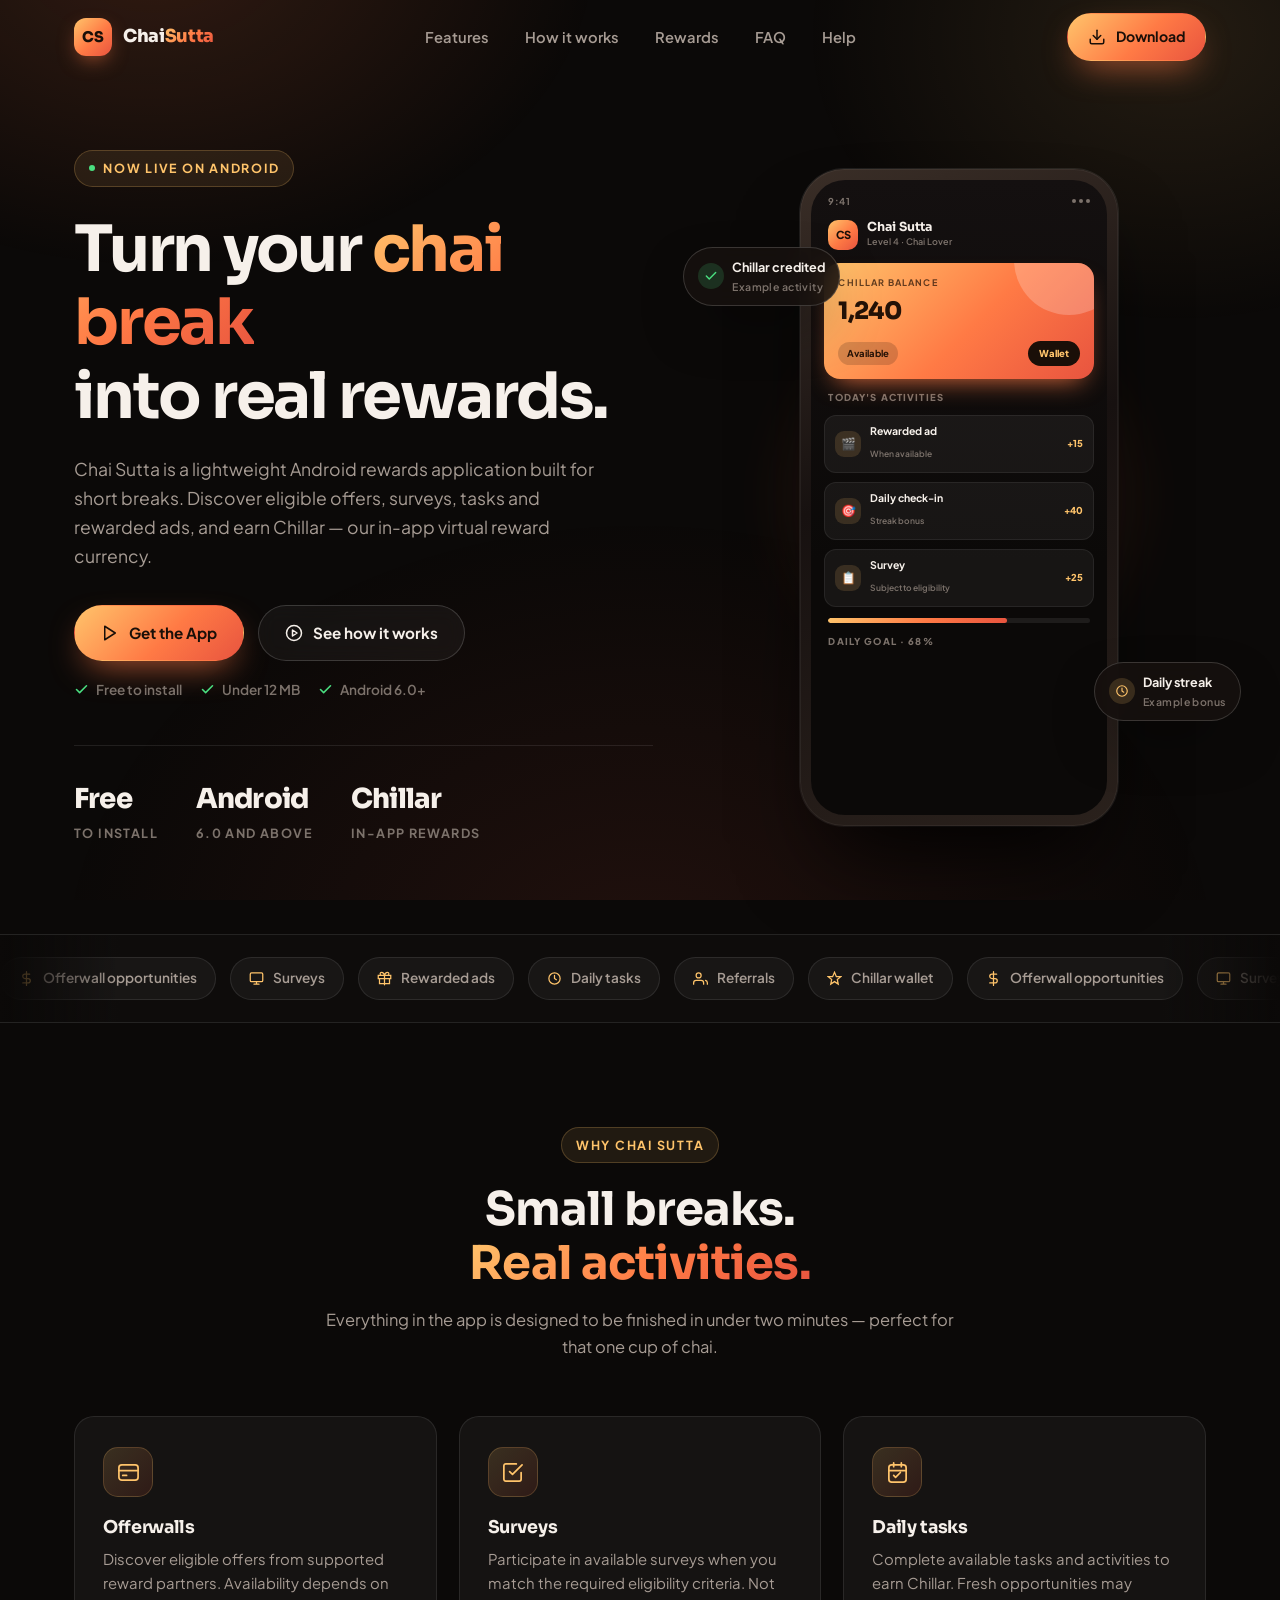
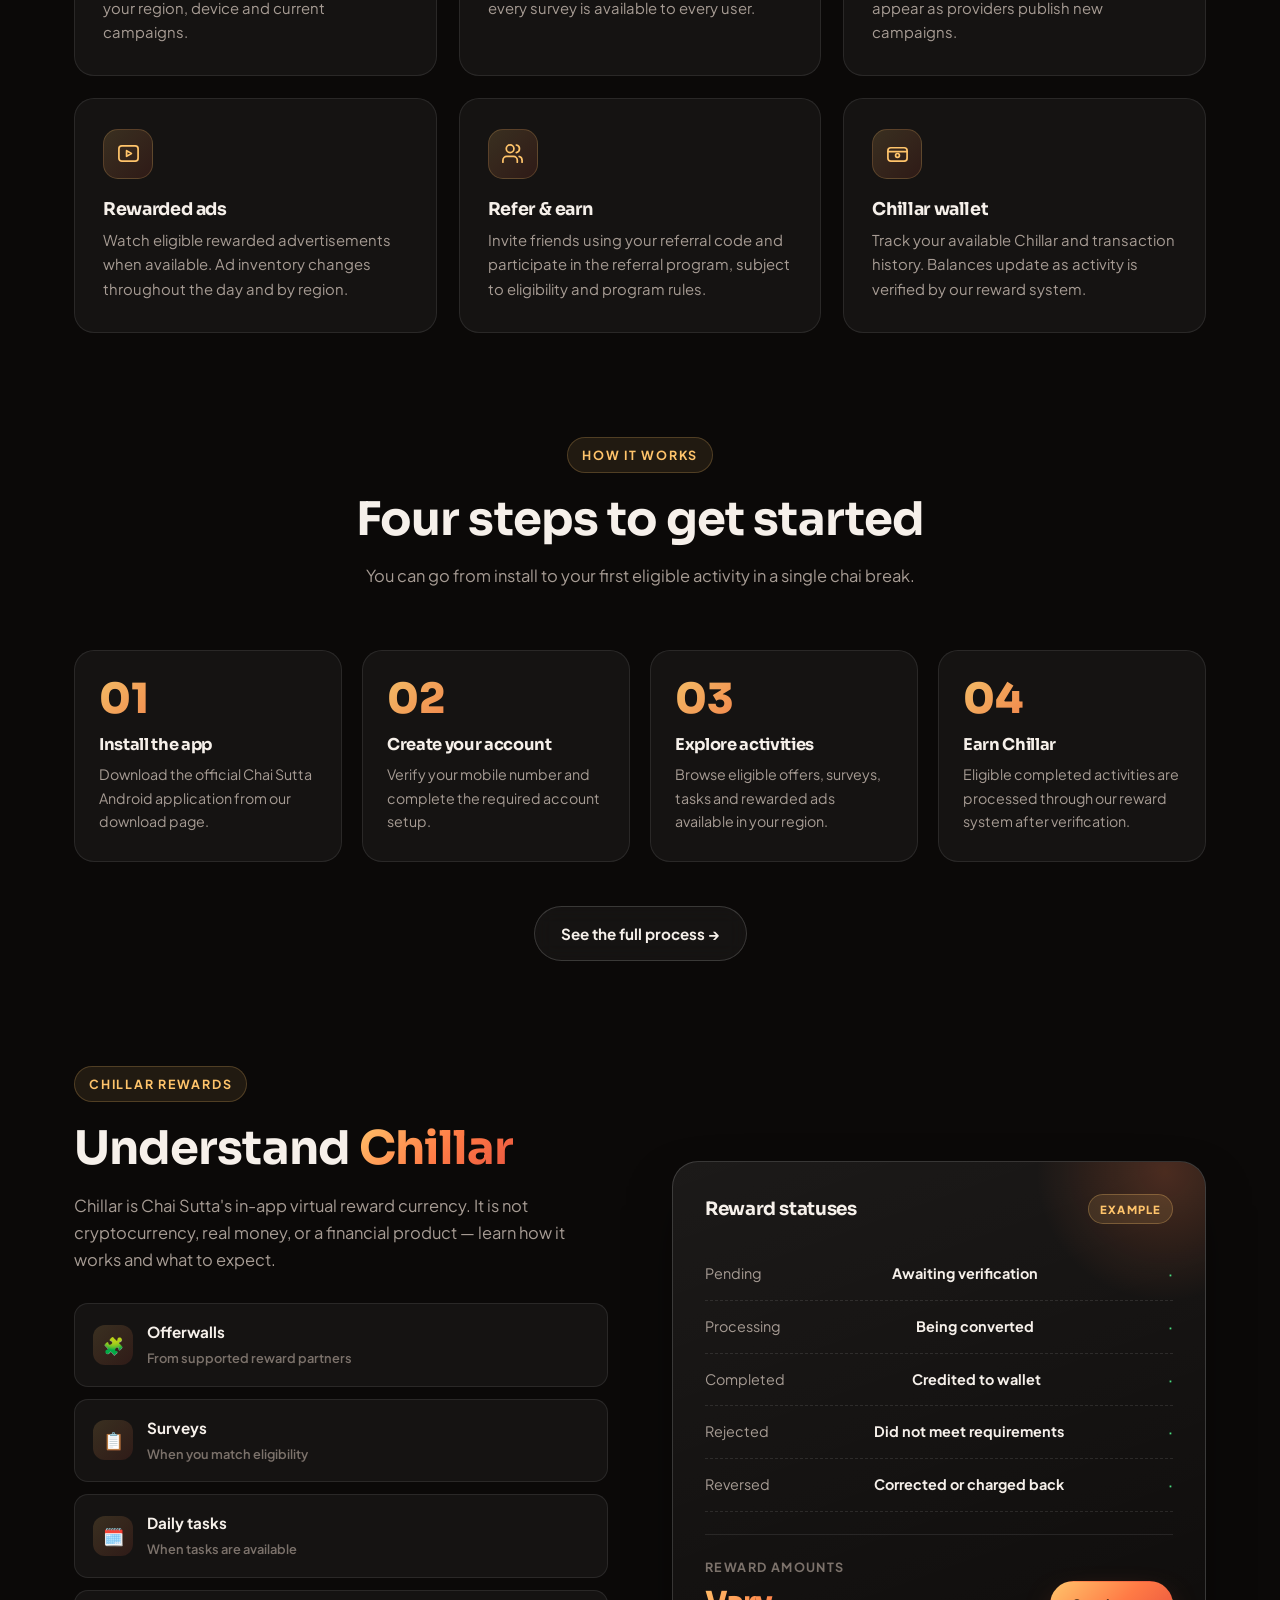
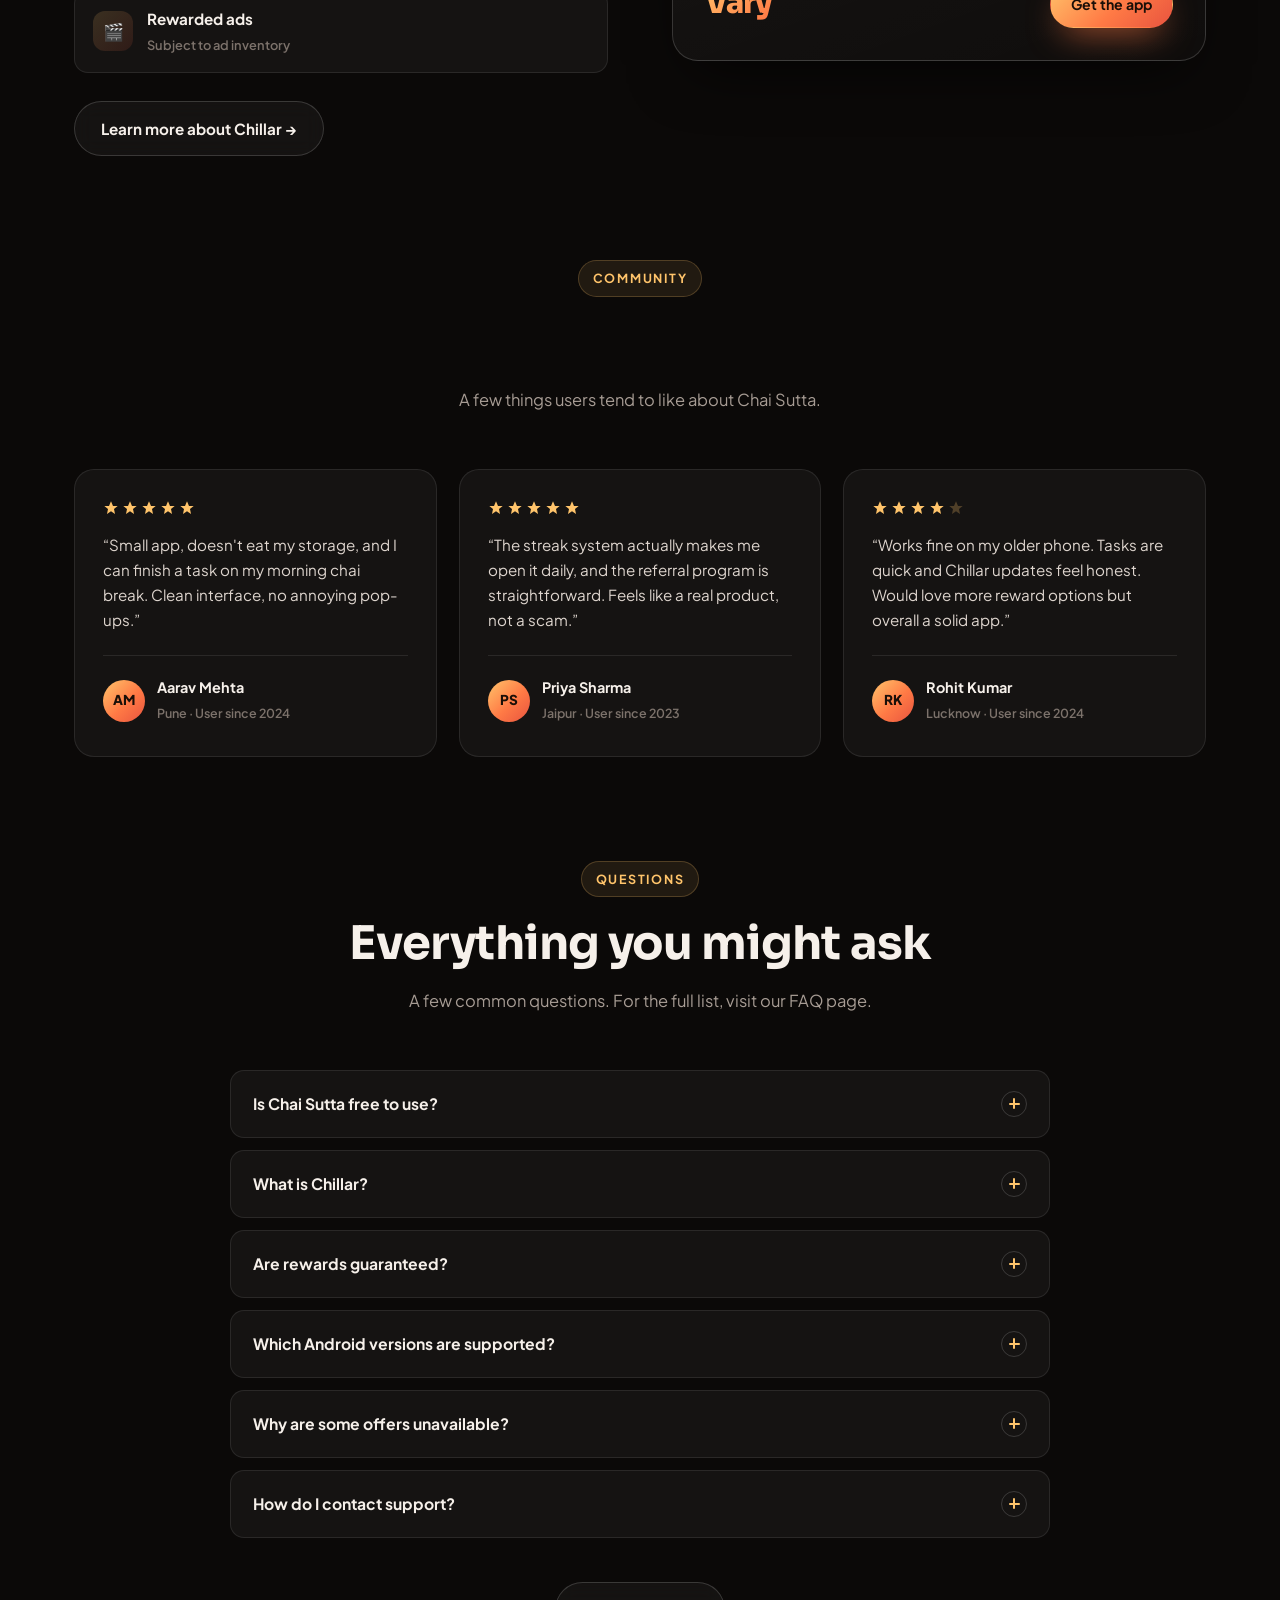
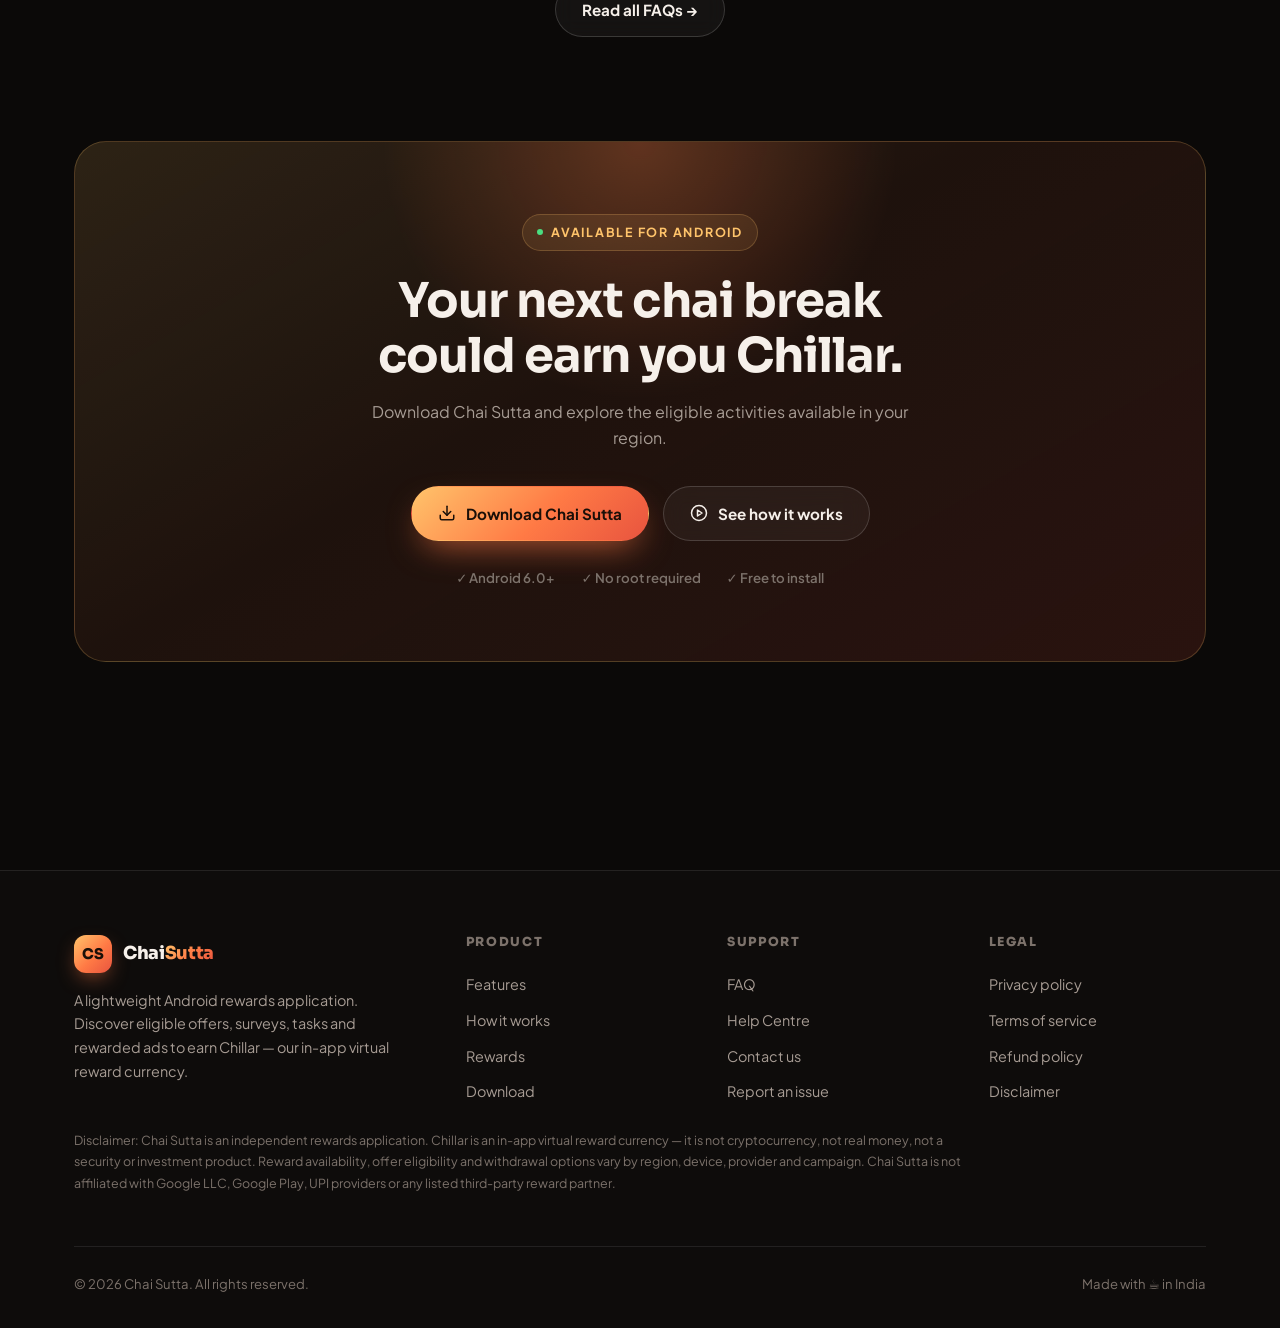
<file: index.html>
<!DOCTYPE html>
<html lang="en">
<head>
<meta charset="UTF-8" />
<meta name="viewport" content="width=device-width, initial-scale=1" />
<meta name="theme-color" content="#0B0908" />
<title>Chai Sutta — Turn Your Chai Break Into Real Rewards</title>
<meta name="description" content="Chai Sutta is a lightweight Android rewards application. Discover eligible offers, surveys, tasks and rewarded ads to earn Chillar — our in-app virtual reward currency." />
<meta name="robots" content="index, follow" />
<link rel="canonical" href="https://chaisutta.app/" />
<meta property="og:title" content="Chai Sutta — Turn Your Chai Break Into Real Rewards" />
<meta property="og:description" content="A lightweight Android rewards application. Earn Chillar through eligible activities." />
<meta property="og:type" content="website" />
<link rel="preconnect" href="https://fonts.googleapis.com" />
<link rel="preconnect" href="https://fonts.gstatic.com" crossorigin />
<link href="https://fonts.googleapis.com/css2?family=Plus+Jakarta+Sans:wght@400;500;600;700;800&family=Sora:wght@600;700;800&display=swap" rel="stylesheet" />
<link rel="icon" href="data:image/svg+xml,%3Csvg xmlns='http://www.w3.org/2000/svg' viewBox='0 0 100 100'%3E%3Crect width='100' height='100' rx='24' fill='%23FF7A45'/%3E%3Ctext x='50' y='68' font-size='54' font-family='Arial' font-weight='bold' text-anchor='middle' fill='%230B0908'%3ECS%3C/text%3E%3C/svg%3E" />

<style>
/* ============ RESET / BASE ============ */
*,*::before,*::after{box-sizing:border-box;margin:0;padding:0}
:root{
  --bg:#0B0908;
  --bg-soft:#120E0C;
  --surface:rgba(255,255,255,.045);
  --surface-2:rgba(255,255,255,.07);
  --border:rgba(255,255,255,.09);
  --border-strong:rgba(255,255,255,.16);
  --text:#F6F0EA;
  --muted:#A79C94;
  --muted-2:#7C726B;
  --amber:#FFC46B;
  --orange:#FF7A45;
  --red:#E8543F;
  --green:#4ADE80;
  --grad:linear-gradient(135deg,#FFC46B 0%,#FF7A45 55%,#E8543F 100%);
  --grad-soft:linear-gradient(135deg,rgba(255,196,107,.16),rgba(232,84,63,.12));
  --radius:20px;
  --radius-sm:14px;
  --maxw:1180px;
  --shadow:0 24px 60px -20px rgba(0,0,0,.75);
}
html{scroll-behavior:smooth;scroll-padding-top:96px;-webkit-text-size-adjust:100%}
body{
  background:var(--bg);
  color:var(--text);
  font-family:'Plus Jakarta Sans',system-ui,-apple-system,'Segoe UI',Roboto,sans-serif;
  line-height:1.65;
  font-size:16px;
  overflow-x:hidden;
  -webkit-font-smoothing:antialiased;
}
body::before{
  content:"";
  position:fixed;inset:0;
  background:
    radial-gradient(720px 520px at 12% -6%, rgba(255,122,69,.16), transparent 62%),
    radial-gradient(620px 480px at 92% 4%, rgba(255,196,107,.10), transparent 60%),
    radial-gradient(900px 700px at 50% 108%, rgba(232,84,63,.10), transparent 65%);
  pointer-events:none;
  z-index:0;
}
img,svg{display:block;max-width:100%}
a{color:inherit;text-decoration:none}
button{font:inherit;color:inherit;background:none;border:none;cursor:pointer}
h1,h2,h3,h4{font-family:'Sora','Plus Jakarta Sans',sans-serif;line-height:1.15;letter-spacing:-.02em;font-weight:700}
::selection{background:rgba(255,122,69,.35);color:#fff}
:focus-visible{outline:2px solid var(--amber);outline-offset:3px;border-radius:6px}

/* ============ LAYOUT ============ */
.container{width:100%;max-width:var(--maxw);margin-inline:auto;padding-inline:24px;position:relative;z-index:1}
section{position:relative;z-index:1}
.section-pad{padding:104px 0}
.eyebrow{
  display:inline-flex;align-items:center;gap:8px;
  font-size:12.5px;font-weight:700;letter-spacing:.14em;text-transform:uppercase;
  color:var(--amber);
  background:rgba(255,196,107,.09);
  border:1px solid rgba(255,196,107,.22);
  padding:7px 14px;border-radius:100px;
}
.eyebrow .pulse{width:6px;height:6px;border-radius:50%;background:var(--green);box-shadow:0 0 0 0 rgba(74,222,128,.6);animation:pulse 2s infinite}
@keyframes pulse{70%{box-shadow:0 0 0 8px rgba(74,222,128,0)}100%{box-shadow:0 0 0 0 rgba(74,222,128,0)}}
.section-title{font-size:clamp(1.85rem,4vw,2.9rem);margin:20px 0 16px}
.section-sub{color:var(--muted);max-width:640px;font-size:1.03rem}
.center{text-align:center}
.center .section-sub{margin-inline:auto}
.grad-text{background:var(--grad);-webkit-background-clip:text;background-clip:text;color:transparent}

/* ============ BUTTONS ============ */
.btn{
  display:inline-flex;align-items:center;justify-content:center;gap:10px;
  padding:14px 26px;border-radius:100px;font-weight:700;font-size:.95rem;
  transition:transform .25s cubic-bezier(.2,.8,.3,1),box-shadow .25s,background .25s,border-color .25s;
  white-space:nowrap;border:1px solid transparent;
}
.btn svg{width:18px;height:18px;flex:none}
.btn-primary{background:var(--grad);color:#1A0F08;box-shadow:0 14px 34px -12px rgba(255,122,69,.75)}
.btn-primary:hover{transform:translateY(-3px);box-shadow:0 22px 44px -14px rgba(255,122,69,.9)}
.btn-ghost{background:var(--surface);border-color:var(--border-strong);color:var(--text);backdrop-filter:blur(10px)}
.btn-ghost:hover{background:var(--surface-2);transform:translateY(-3px);border-color:rgba(255,255,255,.28)}
.btn-sm{padding:11px 20px;font-size:.88rem}

/* ============ NAV ============ */
.nav{position:fixed;inset:0 0 auto 0;z-index:200;transition:background .3s,border-color .3s,backdrop-filter .3s;border-bottom:1px solid transparent}
.nav.scrolled{background:rgba(11,9,8,.78);backdrop-filter:blur(16px);-webkit-backdrop-filter:blur(16px);border-bottom-color:var(--border)}
.nav-inner{display:flex;align-items:center;justify-content:space-between;gap:24px;height:74px}
.brand{display:flex;align-items:center;gap:11px;font-family:'Sora',sans-serif;font-weight:800;font-size:1.12rem;letter-spacing:-.02em}
.brand-mark{
  width:38px;height:38px;border-radius:12px;background:var(--grad);
  display:grid;place-items:center;color:#1A0F08;font-weight:800;font-size:.92rem;
  box-shadow:0 8px 22px -8px rgba(255,122,69,.85);flex:none;
}
.nav-links{display:flex;align-items:center;gap:6px}
.nav-links a{
  padding:9px 15px;border-radius:100px;font-size:.92rem;font-weight:600;color:var(--muted);
  transition:color .2s,background .2s;
}
.nav-links a:hover{color:var(--text);background:var(--surface)}
.nav-links a.active{color:var(--amber);background:rgba(255,196,107,.10)}
.nav-cta{display:flex;align-items:center;gap:10px}
.burger{display:none;width:42px;height:42px;border-radius:12px;border:1px solid var(--border);background:var(--surface);place-items:center}
.burger span{display:block;width:18px;height:2px;background:var(--text);border-radius:2px;position:relative;transition:.3s}
.burger span::before,.burger span::after{content:"";position:absolute;left:0;width:18px;height:2px;background:var(--text);border-radius:2px;transition:.3s}
.burger span::before{top:-6px}.burger span::after{top:6px}
.nav.open .burger span{background:transparent}
.nav.open .burger span::before{top:0;transform:rotate(45deg)}
.nav.open .burger span::after{top:0;transform:rotate(-45deg)}

/* ============ HERO ============ */
.hero{padding:150px 0 90px;position:relative;overflow:hidden}
.hero-grid{display:grid;grid-template-columns:1.08fr .92fr;gap:60px;align-items:center}
.hero h1{font-size:clamp(2.35rem,5.4vw,4rem);margin:26px 0 22px;letter-spacing:-.035em}
.hero p.lead{color:var(--muted);font-size:1.1rem;max-width:540px}
.hero-actions{display:flex;flex-wrap:wrap;gap:14px;margin:34px 0 18px}
.hero-note{display:flex;flex-wrap:wrap;gap:18px;color:var(--muted-2);font-size:.85rem;font-weight:600}
.hero-note span{display:inline-flex;align-items:center;gap:7px}
.hero-note svg{width:15px;height:15px;color:var(--green)}
.hero-stats{display:flex;gap:38px;flex-wrap:wrap;margin-top:44px;padding-top:30px;border-top:1px solid var(--border)}
.stat-num{font-family:'Sora',sans-serif;font-size:1.72rem;font-weight:800;letter-spacing:-.03em}
.stat-label{font-size:.79rem;color:var(--muted-2);text-transform:uppercase;letter-spacing:.11em;font-weight:700;margin-top:2px}

/* phone */
.phone-wrap{position:relative;display:grid;place-items:center;perspective:1400px}
.phone-glow{position:absolute;width:420px;height:420px;border-radius:50%;background:radial-gradient(circle,rgba(255,122,69,.35),transparent 65%);filter:blur(30px);z-index:0}
.phone{
  position:relative;z-index:1;
  width:min(318px,78vw);aspect-ratio:9/18.6;
  border-radius:44px;padding:11px;
  background:linear-gradient(160deg,#3A2E27,#171110 45%,#2A211C);
  box-shadow:0 50px 90px -30px rgba(0,0,0,.95),0 0 0 1px rgba(255,255,255,.09),inset 0 0 0 1px rgba(255,255,255,.05);
  animation:floaty 7s ease-in-out infinite;
}
@keyframes floaty{0%,100%{transform:translateY(0) rotateX(0)}50%{transform:translateY(-14px) rotateX(2deg)}}
.phone-screen{
  width:100%;height:100%;border-radius:34px;background:linear-gradient(180deg,#141010,#0B0908 60%);
  overflow:hidden;display:flex;flex-direction:column;padding:14px 13px;gap:9px;position:relative;
}
.ps-bar{display:flex;justify-content:space-between;align-items:center;font-size:9.5px;color:var(--muted-2);font-weight:700;letter-spacing:.05em;padding:0 4px}
.ps-bar .dots{display:flex;gap:3px}
.ps-bar .dots i{width:4px;height:4px;border-radius:50%;background:var(--muted-2);display:block}
.app-head{display:flex;align-items:center;gap:9px;padding:2px 4px 4px}
.app-logo{width:30px;height:30px;border-radius:10px;background:var(--grad);display:grid;place-items:center;font-size:11px;font-weight:800;color:#1A0F08}
.app-title{font-family:'Sora',sans-serif;font-size:12.5px;font-weight:700;line-height:1.2}
.app-sub{font-size:9px;color:var(--muted-2);font-weight:600}
.balance{
  border-radius:16px;padding:13px 14px;background:var(--grad);color:#241207;position:relative;overflow:hidden;
  box-shadow:0 12px 26px -12px rgba(255,122,69,.9);
}
.balance::after{content:"";position:absolute;width:110px;height:110px;border-radius:50%;background:rgba(255,255,255,.22);top:-58px;right:-30px}
.balance .lbl{font-size:9px;font-weight:700;text-transform:uppercase;letter-spacing:.12em;opacity:.72}
.balance .amt{font-family:'Sora',sans-serif;font-size:24px;font-weight:800;letter-spacing:-.03em;margin-top:1px}
.balance .row{display:flex;align-items:center;justify-content:space-between;margin-top:9px;position:relative;z-index:1}
.balance .coins{font-size:9.5px;font-weight:700;background:rgba(0,0,0,.16);padding:4px 9px;border-radius:100px}
.balance .wd{font-size:9.5px;font-weight:800;background:#1A0F08;color:#FFC46B;padding:5px 11px;border-radius:100px}
.mini-title{font-size:9.5px;font-weight:800;text-transform:uppercase;letter-spacing:.12em;color:var(--muted-2);padding:2px 4px 0}
.task{display:flex;align-items:center;gap:9px;background:rgba(255,255,255,.05);border:1px solid rgba(255,255,255,.07);border-radius:12px;padding:8px 10px}
.task .ic{width:26px;height:26px;border-radius:9px;display:grid;place-items:center;font-size:12px;flex:none;background:rgba(255,196,107,.15)}
.task .tx{flex:1;min-width:0}
.task .tx b{display:block;font-size:10.5px;font-weight:700;line-height:1.3}
.task .tx small{font-size:8.5px;color:var(--muted-2);font-weight:600}
.task .rw{font-size:9.5px;font-weight:800;color:var(--amber);white-space:nowrap}
.progress-line{height:5px;border-radius:100px;background:rgba(255,255,255,.08);overflow:hidden;margin:2px 4px 0}
.progress-line i{display:block;height:100%;width:68%;border-radius:100px;background:var(--grad)}
.float-chip{
  position:absolute;z-index:3;display:flex;align-items:center;gap:8px;
  background:rgba(23,17,15,.86);border:1px solid var(--border-strong);backdrop-filter:blur(12px);
  padding:9px 14px;border-radius:100px;font-size:.79rem;font-weight:700;box-shadow:var(--shadow);
}
.float-chip small{display:block;font-size:.66rem;color:var(--muted-2);font-weight:600;letter-spacing:.04em}
.chip-1{top:12%;left:-6%;animation:floaty 6s ease-in-out infinite}
.chip-2{bottom:16%;right:-7%;animation:floaty 8s ease-in-out infinite reverse}
.chip-dot{width:26px;height:26px;border-radius:50%;display:grid;place-items:center;background:rgba(74,222,128,.16);color:var(--green);flex:none}
.chip-dot.amber{background:rgba(255,196,107,.16);color:var(--amber)}

/* ============ MARQUEE ============ */
.marquee-wrap{border-block:1px solid var(--border);background:rgba(255,255,255,.015);padding:22px 0;overflow:hidden;position:relative}
.marquee-wrap::before,.marquee-wrap::after{content:"";position:absolute;top:0;bottom:0;width:120px;z-index:2;pointer-events:none}
.marquee-wrap::before{left:0;background:linear-gradient(90deg,var(--bg),transparent)}
.marquee-wrap::after{right:0;background:linear-gradient(270deg,var(--bg),transparent)}
.marquee{display:flex;gap:14px;width:max-content;animation:scroll-x 32s linear infinite}
@keyframes scroll-x{to{transform:translateX(-50%)}}
.pill{
  display:inline-flex;align-items:center;gap:9px;white-space:nowrap;
  padding:9px 18px;border-radius:100px;border:1px solid var(--border);background:var(--surface);
  font-size:.85rem;font-weight:600;color:var(--muted);
}
.pill svg{width:15px;height:15px;color:var(--amber)}

/* ============ CARDS / FEATURES ============ */
.grid-3{display:grid;grid-template-columns:repeat(3,1fr);gap:22px;margin-top:56px}
.card{
  background:var(--surface);border:1px solid var(--border);border-radius:var(--radius);
  padding:30px 28px;position:relative;overflow:hidden;
  transition:transform .35s cubic-bezier(.2,.8,.3,1),border-color .35s,background .35s;
}
.card::before{
  content:"";position:absolute;inset:0;opacity:0;transition:opacity .35s;
  background:radial-gradient(420px 220px at 50% -20%,rgba(255,122,69,.16),transparent 70%);
}
.card:hover{transform:translateY(-7px);border-color:var(--border-strong);background:var(--surface-2)}
.card:hover::before{opacity:1}
.card > *{position:relative;z-index:1}
.card-icon{
  width:50px;height:50px;border-radius:15px;display:grid;place-items:center;margin-bottom:20px;
  background:var(--grad-soft);border:1px solid rgba(255,196,107,.2);color:var(--amber);
}
.card-icon svg{width:23px;height:23px}
.card h3{font-size:1.1rem;margin-bottom:9px}
.card p{color:var(--muted);font-size:.93rem}

/* ============ STEPS ============ */
.steps{display:grid;grid-template-columns:repeat(4,1fr);gap:20px;margin-top:60px;position:relative}
.step{
  background:var(--surface);border:1px solid var(--border);border-radius:var(--radius);
  padding:28px 24px;position:relative;transition:transform .35s,border-color .35s,background .35s;
}
.step:hover{transform:translateY(-7px);border-color:var(--border-strong);background:var(--surface-2)}
.step-num{
  font-family:'Sora',sans-serif;font-size:2.6rem;font-weight:800;line-height:1;
  background:var(--grad);-webkit-background-clip:text;background-clip:text;color:transparent;opacity:.95;
}
.step h3{font-size:1.02rem;margin:16px 0 8px}
.step p{color:var(--muted);font-size:.89rem}
.step-line{position:absolute;top:52px;left:0;right:0;height:1px;background:linear-gradient(90deg,transparent,rgba(255,196,107,.28),transparent);z-index:-1}

/* ============ REWARDS SPLIT ============ */
.split{display:grid;grid-template-columns:1fr 1fr;gap:64px;align-items:center}
.reward-list{display:grid;gap:12px;margin-top:30px}
.reward-row{
  display:flex;align-items:center;gap:14px;padding:15px 18px;border-radius:var(--radius-sm);
  background:var(--surface);border:1px solid var(--border);transition:.3s;
}
.reward-row:hover{background:var(--surface-2);transform:translateX(5px);border-color:var(--border-strong)}
.reward-row .ic{width:40px;height:40px;border-radius:12px;display:grid;place-items:center;background:var(--grad-soft);color:var(--amber);flex:none;font-size:17px}
.reward-row b{display:block;font-size:.95rem}
.reward-row small{color:var(--muted-2);font-size:.8rem;font-weight:600}
.reward-row .val{margin-left:auto;font-family:'Sora',sans-serif;font-weight:700;color:var(--amber);font-size:.95rem;white-space:nowrap}
.panel{
  background:linear-gradient(160deg,rgba(255,255,255,.07),rgba(255,255,255,.02));
  border:1px solid var(--border-strong);border-radius:26px;padding:32px;box-shadow:var(--shadow);
  position:relative;overflow:hidden;
}
.panel::after{content:"";position:absolute;width:260px;height:260px;border-radius:50%;background:radial-gradient(circle,rgba(255,122,69,.22),transparent 70%);top:-120px;right:-90px}
.panel > *{position:relative;z-index:1}
.panel-head{display:flex;align-items:center;justify-content:space-between;margin-bottom:24px}
.panel-head h3{font-size:1.15rem}
.badge-live{font-size:.7rem;font-weight:800;letter-spacing:.1em;text-transform:uppercase;color:var(--amber);background:rgba(255,196,107,.12);border:1px solid rgba(255,196,107,.28);padding:5px 11px;border-radius:100px}
.payout{display:flex;justify-content:space-between;align-items:center;padding:14px 0;border-bottom:1px dashed rgba(255,255,255,.1);font-size:.9rem}
.payout:last-of-type{border-bottom:none}
.payout span{color:var(--muted)}
.payout b{font-weight:700}
.payout .ok{color:var(--green);font-size:.82rem;font-weight:700}
.panel-total{margin-top:22px;padding-top:20px;border-top:1px solid var(--border);display:flex;justify-content:space-between;align-items:flex-end}
.panel-total .big{font-family:'Sora',sans-serif;font-size:1.9rem;font-weight:800;letter-spacing:-.03em;background:var(--grad);-webkit-background-clip:text;background-clip:text;color:transparent}

/* ============ TESTIMONIALS ============ */
.quote{background:var(--surface);border:1px solid var(--border);border-radius:var(--radius);padding:30px 28px;transition:.35s;display:flex;flex-direction:column}
.quote:hover{transform:translateY(-7px);border-color:var(--border-strong);background:var(--surface-2)}
.stars{display:flex;gap:3px;color:var(--amber);margin-bottom:16px}
.stars svg{width:16px;height:16px}
.quote p{color:#DED5CE;font-size:.95rem;flex:1}
.who{display:flex;align-items:center;gap:12px;margin-top:22px;padding-top:20px;border-top:1px solid var(--border)}
.avatar{width:42px;height:42px;border-radius:50%;display:grid;place-items:center;font-weight:800;font-size:.85rem;color:#1A0F08;background:var(--grad);flex:none}
.who b{display:block;font-size:.9rem}
.who small{color:var(--muted-2);font-size:.78rem;font-weight:600}

/* ============ FAQ ============ */
.faq{max-width:820px;margin:56px auto 0;display:grid;gap:12px}
.faq-item{background:var(--surface);border:1px solid var(--border);border-radius:var(--radius-sm);overflow:hidden;transition:border-color .3s,background .3s}
.faq-item.open{border-color:rgba(255,196,107,.32);background:var(--surface-2)}
.faq-q{width:100%;display:flex;align-items:center;justify-content:space-between;gap:18px;text-align:left;padding:20px 22px;font-weight:700;font-size:.98rem}
.faq-q .plus{width:26px;height:26px;flex:none;border-radius:50%;border:1px solid var(--border-strong);display:grid;place-items:center;position:relative;transition:.3s}
.faq-q .plus::before,.faq-q .plus::after{content:"";position:absolute;background:var(--amber);border-radius:2px;transition:.3s}
.faq-q .plus::before{width:11px;height:2px}
.faq-q .plus::after{width:2px;height:11px}
.faq-item.open .plus{background:rgba(255,196,107,.14);border-color:rgba(255,196,107,.4);transform:rotate(180deg)}
.faq-item.open .plus::after{transform:scaleY(0)}
.faq-a{display:grid;grid-template-rows:0fr;transition:grid-template-rows .38s cubic-bezier(.2,.8,.3,1)}
.faq-item.open .faq-a{grid-template-rows:1fr}
.faq-a-inner{overflow:hidden}
.faq-a p{color:var(--muted);font-size:.92rem;padding:0 22px 22px}

/* ============ CTA ============ */
.cta-box{
  border-radius:32px;padding:clamp(38px,6vw,72px) clamp(26px,5vw,64px);text-align:center;position:relative;overflow:hidden;
  background:linear-gradient(150deg,rgba(255,196,107,.14),rgba(255,122,69,.08) 45%,rgba(232,84,63,.14));
  border:1px solid rgba(255,196,107,.22);
}
.cta-box::before{content:"";position:absolute;width:520px;height:520px;border-radius:50%;background:radial-gradient(circle,rgba(255,122,69,.28),transparent 70%);top:-260px;left:50%;transform:translateX(-50%)}
.cta-box > *{position:relative;z-index:1}
.cta-box h2{font-size:clamp(1.9rem,4.4vw,3rem);margin-bottom:16px}
.cta-box p{color:var(--muted);max-width:560px;margin:0 auto 34px}
.cta-actions{display:flex;justify-content:center;flex-wrap:wrap;gap:14px}
.cta-meta{margin-top:26px;display:flex;justify-content:center;flex-wrap:wrap;gap:10px 26px;font-size:.83rem;color:var(--muted-2);font-weight:600}

/* ============ FOOTER ============ */
footer{border-top:1px solid var(--border);margin-top:104px;padding:64px 0 34px;background:rgba(255,255,255,.012)}
.foot-grid{display:grid;grid-template-columns:1.6fr 1fr 1fr 1fr;gap:44px}
.foot-brand p{color:var(--muted);font-size:.9rem;margin-top:16px;max-width:320px}
.foot-col h4{font-size:.78rem;text-transform:uppercase;letter-spacing:.13em;color:var(--muted-2);font-weight:800;margin-bottom:18px}
.foot-col a{display:block;color:var(--muted);font-size:.9rem;padding:6px 0;transition:color .2s,transform .2s}
.foot-col a:hover{color:var(--amber);transform:translateX(3px)}
.foot-bottom{margin-top:52px;padding-top:26px;border-top:1px solid var(--border);display:flex;justify-content:space-between;gap:20px;flex-wrap:wrap;color:var(--muted-2);font-size:.82rem}
.disclaimer{margin-top:20px;font-size:.78rem;color:var(--muted-2);line-height:1.7;max-width:900px}

/* ============ REVEAL ============ */
.reveal{opacity:0;transform:translateY(26px);transition:opacity .7s cubic-bezier(.2,.8,.3,1),transform .7s cubic-bezier(.2,.8,.3,1)}
.reveal.in{opacity:1;transform:none}

/* ============ RESPONSIVE ============ */
@media (max-width:1040px){
  .hero-grid{grid-template-columns:1fr;gap:70px;text-align:center}
  .hero p.lead{margin-inline:auto}
  .hero-actions,.hero-note{justify-content:center}
  .hero-stats{justify-content:center}
  .split{grid-template-columns:1fr;gap:44px}
  .grid-3{grid-template-columns:repeat(2,1fr)}
  .steps{grid-template-columns:repeat(2,1fr)}
  .step-line{display:none}
  .foot-grid{grid-template-columns:1fr 1fr;gap:36px}
}
@media (max-width:760px){
  .section-pad{padding:76px 0}
  .hero{padding:118px 0 70px}
  .nav-links{
    position:absolute;top:74px;left:16px;right:16px;flex-direction:column;align-items:stretch;gap:4px;
    background:rgba(15,11,10,.97);backdrop-filter:blur(18px);border:1px solid var(--border);
    border-radius:18px;padding:12px;box-shadow:var(--shadow);
    opacity:0;visibility:hidden;transform:translateY(-10px);transition:.28s;
  }
  .nav.open .nav-links{opacity:1;visibility:visible;transform:none}
  .nav-links a{padding:13px 16px;font-size:.95rem}
  .burger{display:grid}
  .nav-cta .btn{display:none}
  .grid-3,.steps{grid-template-columns:1fr}
  .float-chip{display:none}
  .foot-grid{grid-template-columns:1fr;gap:32px}
  .hero-stats{gap:26px}
  .stat-num{font-size:1.45rem}
  .panel{padding:24px}
}
@media (prefers-reduced-motion:reduce){
  *{animation:none!important;transition:none!important;scroll-behavior:auto!important}
  .reveal{opacity:1;transform:none}
}
</style>
</head>

<body>

<!-- ================= NAV ================= -->
<header class="nav" id="nav">
  <div class="container nav-inner">
    <a href="index.html" class="brand" aria-label="Chai Sutta home">
      <span class="brand-mark">CS</span>
      <span>Chai<span class="grad-text">Sutta</span></span>
    </a>

    <nav class="nav-links" id="navLinks" aria-label="Primary">
      <a href="features.html">Features</a>
      <a href="how-it-works.html">How it works</a>
      <a href="rewards.html">Rewards</a>
      <a href="faq.html">FAQ</a>
      <a href="help.html">Help</a>
    </nav>

    <div class="nav-cta">
      <a href="download.html" class="btn btn-primary btn-sm">
        <svg viewBox="0 0 24 24" fill="none" stroke="currentColor" stroke-width="2" stroke-linecap="round" stroke-linejoin="round" aria-hidden="true"><path d="M21 15v4a2 2 0 0 1-2 2H5a2 2 0 0 1-2-2v-4"/><path d="M7 10l5 5 5-5"/><path d="M12 15V3"/></svg>
        Download
      </a>
      <button class="burger" id="burger" aria-label="Toggle menu" aria-expanded="false" aria-controls="navLinks"><span></span></button>
    </div>
  </div>
</header>

<main>

<!-- ================= HERO ================= -->
<section class="hero" id="top">
  <div class="container">
    <div class="hero-grid">

      <div class="hero-copy">
        <span class="eyebrow reveal"><span class="pulse"></span> Now live on Android</span>
        <h1 class="reveal">Turn your <span class="grad-text">chai break</span><br />into real rewards.</h1>
        <p class="lead reveal">
          Chai Sutta is a lightweight Android rewards application built for short breaks.
          Discover eligible offers, surveys, tasks and rewarded ads, and earn Chillar —
          our in-app virtual reward currency.
        </p>

        <div class="hero-actions reveal">
          <a href="download.html" class="btn btn-primary">
            <svg viewBox="0 0 24 24" fill="none" stroke="currentColor" stroke-width="2" stroke-linecap="round" stroke-linejoin="round" aria-hidden="true"><path d="M5 3l14 9-14 9V3z"/></svg>
            Get the App
          </a>
          <a href="how-it-works.html" class="btn btn-ghost">
            <svg viewBox="0 0 24 24" fill="none" stroke="currentColor" stroke-width="2" stroke-linecap="round" stroke-linejoin="round" aria-hidden="true"><circle cx="12" cy="12" r="10"/><path d="M10 8l6 4-6 4V8z"/></svg>
            See how it works
          </a>
        </div>

        <div class="hero-note reveal">
          <span><svg viewBox="0 0 24 24" fill="none" stroke="currentColor" stroke-width="2.5" stroke-linecap="round" stroke-linejoin="round" aria-hidden="true"><path d="M20 6L9 17l-5-5"/></svg> Free to install</span>
          <span><svg viewBox="0 0 24 24" fill="none" stroke="currentColor" stroke-width="2.5" stroke-linecap="round" stroke-linejoin="round" aria-hidden="true"><path d="M20 6L9 17l-5-5"/></svg> Under 12 MB</span>
          <span><svg viewBox="0 0 24 24" fill="none" stroke="currentColor" stroke-width="2.5" stroke-linecap="round" stroke-linejoin="round" aria-hidden="true"><path d="M20 6L9 17l-5-5"/></svg> Android 6.0+</span>
        </div>

        <div class="hero-stats reveal">
          <div>
            <div class="stat-num">Free</div>
            <div class="stat-label">To install</div>
          </div>
          <div>
            <div class="stat-num">Android</div>
            <div class="stat-label">6.0 and above</div>
          </div>
          <div>
            <div class="stat-num">Chillar</div>
            <div class="stat-label">In-app rewards</div>
          </div>
        </div>
      </div>

      <!-- Phone mockup -->
      <div class="phone-wrap reveal">
        <div class="phone-glow" aria-hidden="true"></div>

        <div class="float-chip chip-1">
          <span class="chip-dot">
            <svg viewBox="0 0 24 24" width="14" height="14" fill="none" stroke="currentColor" stroke-width="2.5" stroke-linecap="round" stroke-linejoin="round" aria-hidden="true"><path d="M20 6L9 17l-5-5"/></svg>
          </span>
          <span>Chillar credited<small>Example activity</small></span>
        </div>

        <div class="float-chip chip-2">
          <span class="chip-dot amber">
            <svg viewBox="0 0 24 24" width="14" height="14" fill="none" stroke="currentColor" stroke-width="2" stroke-linecap="round" stroke-linejoin="round" aria-hidden="true"><circle cx="12" cy="12" r="9"/><path d="M12 7v5l3 2"/></svg>
          </span>
          <span>Daily streak<small>Example bonus</small></span>
        </div>

        <div class="phone" role="img" aria-label="Chai Sutta app interface preview">
          <div class="phone-screen">
            <div class="ps-bar">
              <span>9:41</span>
              <span class="dots" aria-hidden="true"><i></i><i></i><i></i></span>
            </div>

            <div class="app-head">
              <div class="app-logo">CS</div>
              <div>
                <div class="app-title">Chai Sutta</div>
                <div class="app-sub">Level 4 · Chai Lover</div>
              </div>
            </div>

            <div class="balance">
              <div class="lbl">Chillar Balance</div>
              <div class="amt">1,240</div>
              <div class="row">
                <span class="coins">Available</span>
                <span class="wd">Wallet</span>
              </div>
            </div>

            <div class="mini-title">Today's activities</div>

            <div class="task">
              <span class="ic" aria-hidden="true">🎬</span>
              <span class="tx"><b>Rewarded ad</b><small>When available</small></span>
              <span class="rw">+15</span>
            </div>

            <div class="task">
              <span class="ic" aria-hidden="true">🎯</span>
              <span class="tx"><b>Daily check-in</b><small>Streak bonus</small></span>
              <span class="rw">+40</span>
            </div>

            <div class="task">
              <span class="ic" aria-hidden="true">📋</span>
              <span class="tx"><b>Survey</b><small>Subject to eligibility</small></span>
              <span class="rw">+25</span>
            </div>

            <div class="progress-line" aria-hidden="true"><i></i></div>
            <div class="mini-title" style="padding-top:2px">Daily goal · 68%</div>
          </div>
        </div>
      </div>

    </div>
  </div>
</section>

<!-- ================= MARQUEE ================= -->
<div class="marquee-wrap" aria-hidden="true">
  <div class="marquee" id="marquee">
    <span class="pill"><svg viewBox="0 0 24 24" fill="none" stroke="currentColor" stroke-width="2" stroke-linecap="round"><path d="M12 1v22M17 5H9.5a3.5 3.5 0 0 0 0 7h5a3.5 3.5 0 0 1 0 7H6"/></svg> Offerwall opportunities</span>
    <span class="pill"><svg viewBox="0 0 24 24" fill="none" stroke="currentColor" stroke-width="2" stroke-linecap="round"><rect x="2" y="3" width="20" height="14" rx="2"/><path d="M8 21h8M12 17v4"/></svg> Surveys</span>
    <span class="pill"><svg viewBox="0 0 24 24" fill="none" stroke="currentColor" stroke-width="2" stroke-linecap="round"><path d="M20 12v8H4v-8M2 7h20v5H2zM12 22V7M12 7H7.5a2.5 2.5 0 0 1 0-5C11 2 12 7 12 7zM12 7h4.5a2.5 2.5 0 0 0 0-5C13 2 12 7 12 7z"/></svg> Rewarded ads</span>
    <span class="pill"><svg viewBox="0 0 24 24" fill="none" stroke="currentColor" stroke-width="2" stroke-linecap="round"><circle cx="12" cy="12" r="9"/><path d="M12 7v5l3 2"/></svg> Daily tasks</span>
    <span class="pill"><svg viewBox="0 0 24 24" fill="none" stroke="currentColor" stroke-width="2" stroke-linecap="round"><path d="M17 21v-2a4 4 0 0 0-4-4H5a4 4 0 0 0-4 4v2"/><circle cx="9" cy="7" r="4"/><path d="M23 21v-2a4 4 0 0 0-3-3.87"/></svg> Referrals</span>
    <span class="pill"><svg viewBox="0 0 24 24" fill="none" stroke="currentColor" stroke-width="2" stroke-linecap="round"><path d="M12 2l3 7h7l-5.5 4.5L18 21l-6-4-6 4 1.5-7.5L2 9h7z"/></svg> Chillar wallet</span>
    <!-- duplicate for seamless loop -->
    <span class="pill"><svg viewBox="0 0 24 24" fill="none" stroke="currentColor" stroke-width="2" stroke-linecap="round"><path d="M12 1v22M17 5H9.5a3.5 3.5 0 0 0 0 7h5a3.5 3.5 0 0 1 0 7H6"/></svg> Offerwall opportunities</span>
    <span class="pill"><svg viewBox="0 0 24 24" fill="none" stroke="currentColor" stroke-width="2" stroke-linecap="round"><rect x="2" y="3" width="20" height="14" rx="2"/><path d="M8 21h8M12 17v4"/></svg> Surveys</span>
    <span class="pill"><svg viewBox="0 0 24 24" fill="none" stroke="currentColor" stroke-width="2" stroke-linecap="round"><path d="M20 12v8H4v-8M2 7h20v5H2zM12 22V7M12 7H7.5a2.5 2.5 0 0 1 0-5C11 2 12 7 12 7zM12 7h4.5a2.5 2.5 0 0 0 0-5C13 2 12 7 12 7z"/></svg> Rewarded ads</span>
    <span class="pill"><svg viewBox="0 0 24 24" fill="none" stroke="currentColor" stroke-width="2" stroke-linecap="round"><circle cx="12" cy="12" r="9"/><path d="M12 7v5l3 2"/></svg> Daily tasks</span>
    <span class="pill"><svg viewBox="0 0 24 24" fill="none" stroke="currentColor" stroke-width="2" stroke-linecap="round"><path d="M17 21v-2a4 4 0 0 0-4-4H5a4 4 0 0 0-4 4v2"/><circle cx="9" cy="7" r="4"/><path d="M23 21v-2a4 4 0 0 0-3-3.87"/></svg> Referrals</span>
    <span class="pill"><svg viewBox="0 0 24 24" fill="none" stroke="currentColor" stroke-width="2" stroke-linecap="round"><path d="M12 2l3 7h7l-5.5 4.5L18 21l-6-4-6 4 1.5-7.5L2 9h7z"/></svg> Chillar wallet</span>
  </div>
</div>

<!-- ================= FEATURES ================= -->
<section class="section-pad" id="features">
  <div class="container">
    <div class="center">
      <span class="eyebrow reveal">Why Chai Sutta</span>
      <h2 class="section-title reveal">Small breaks.<br class="hide-sm" /> <span class="grad-text">Real activities.</span></h2>
      <p class="section-sub reveal">Everything in the app is designed to be finished in under two minutes — perfect for that one cup of chai.</p>
    </div>

    <div class="grid-3">
      <article class="card reveal">
        <div class="card-icon">
          <svg viewBox="0 0 24 24" fill="none" stroke="currentColor" stroke-width="1.8" stroke-linecap="round" stroke-linejoin="round" aria-hidden="true"><rect x="2" y="4" width="20" height="16" rx="3"/><path d="M2 10h20"/><path d="M6 15h4"/></svg>
        </div>
        <h3>Offerwalls</h3>
        <p>Discover eligible offers from supported reward partners. Availability depends on your region, device and current campaigns.</p>
      </article>

      <article class="card reveal">
        <div class="card-icon">
          <svg viewBox="0 0 24 24" fill="none" stroke="currentColor" stroke-width="1.8" stroke-linecap="round" stroke-linejoin="round" aria-hidden="true"><path d="M9 11l3 3L22 4"/><path d="M21 12v7a2 2 0 0 1-2 2H5a2 2 0 0 1-2-2V5a2 2 0 0 1 2-2h11"/></svg>
        </div>
        <h3>Surveys</h3>
        <p>Participate in available surveys when you match the required eligibility criteria. Not every survey is available to every user.</p>
      </article>

      <article class="card reveal">
        <div class="card-icon">
          <svg viewBox="0 0 24 24" fill="none" stroke="currentColor" stroke-width="1.8" stroke-linecap="round" stroke-linejoin="round" aria-hidden="true"><rect x="3" y="4" width="18" height="18" rx="3"/><path d="M8 2v4M16 2v4M3 10h18M8 15l2 2 5-5"/></svg>
        </div>
        <h3>Daily tasks</h3>
        <p>Complete available tasks and activities to earn Chillar. Fresh opportunities may appear as providers publish new campaigns.</p>
      </article>

      <article class="card reveal">
        <div class="card-icon">
          <svg viewBox="0 0 24 24" fill="none" stroke="currentColor" stroke-width="1.8" stroke-linecap="round" stroke-linejoin="round" aria-hidden="true"><rect x="2" y="4" width="20" height="16" rx="3"/><path d="M10 9l5 3-5 3V9z"/></svg>
        </div>
        <h3>Rewarded ads</h3>
        <p>Watch eligible rewarded advertisements when available. Ad inventory changes throughout the day and by region.</p>
      </article>

      <article class="card reveal">
        <div class="card-icon">
          <svg viewBox="0 0 24 24" fill="none" stroke="currentColor" stroke-width="1.8" stroke-linecap="round" stroke-linejoin="round" aria-hidden="true"><path d="M17 21v-2a4 4 0 0 0-4-4H6a4 4 0 0 0-4 4v2"/><circle cx="9.5" cy="7" r="4"/><path d="M22 21v-2a4 4 0 0 0-3-3.87"/><path d="M16 3.13A4 4 0 0 1 16 11"/></svg>
        </div>
        <h3>Refer &amp; earn</h3>
        <p>Invite friends using your referral code and participate in the referral program, subject to eligibility and program rules.</p>
      </article>

      <article class="card reveal">
        <div class="card-icon">
          <svg viewBox="0 0 24 24" fill="none" stroke="currentColor" stroke-width="1.8" stroke-linecap="round" stroke-linejoin="round" aria-hidden="true"><rect x="2" y="6" width="20" height="14" rx="3"/><path d="M2 10h20"/><circle cx="12" cy="14" r="2"/></svg>
        </div>
        <h3>Chillar wallet</h3>
        <p>Track your available Chillar and transaction history. Balances update as activity is verified by our reward system.</p>
      </article>
    </div>
  </div>
</section>

<!-- ================= HOW IT WORKS ================= -->
<section class="section-pad" id="how" style="padding-top:0">
  <div class="container">
    <div class="center">
      <span class="eyebrow reveal">How it works</span>
      <h2 class="section-title reveal">Four steps to get started</h2>
      <p class="section-sub reveal">You can go from install to your first eligible activity in a single chai break.</p>
    </div>

    <div class="steps">
      <article class="step reveal">
        <div class="step-num">01</div>
        <h3>Install the app</h3>
        <p>Download the official Chai Sutta Android application from our download page.</p>
      </article>
      <article class="step reveal">
        <div class="step-num">02</div>
        <h3>Create your account</h3>
        <p>Verify your mobile number and complete the required account setup.</p>
      </article>
      <article class="step reveal">
        <div class="step-num">03</div>
        <h3>Explore activities</h3>
        <p>Browse eligible offers, surveys, tasks and rewarded ads available in your region.</p>
      </article>
      <article class="step reveal">
        <div class="step-num">04</div>
        <h3>Earn Chillar</h3>
        <p>Eligible completed activities are processed through our reward system after verification.</p>
      </article>
    </div>

    <div style="text-align:center;margin-top:44px" class="reveal">
      <a href="how-it-works.html" class="btn btn-ghost">See the full process →</a>
    </div>
  </div>
</section>

<!-- ================= REWARDS ================= -->
<section class="section-pad" id="rewards" style="padding-top:0">
  <div class="container">
    <div class="split">

      <div class="reveal">
        <span class="eyebrow">Chillar rewards</span>
        <h2 class="section-title">Understand <span class="grad-text">Chillar</span></h2>
        <p class="section-sub">Chillar is Chai Sutta's in-app virtual reward currency. It is not cryptocurrency, real money, or a financial product — learn how it works and what to expect.</p>

        <div class="reward-list">
          <div class="reward-row">
            <span class="ic" aria-hidden="true">🧩</span>
            <span><b>Offerwalls</b><small>From supported reward partners</small></span>
          </div>
          <div class="reward-row">
            <span class="ic" aria-hidden="true">📋</span>
            <span><b>Surveys</b><small>When you match eligibility</small></span>
          </div>
          <div class="reward-row">
            <span class="ic" aria-hidden="true">🗓️</span>
            <span><b>Daily tasks</b><small>When tasks are available</small></span>
          </div>
          <div class="reward-row">
            <span class="ic" aria-hidden="true">🎬</span>
            <span><b>Rewarded ads</b><small>Subject to ad inventory</small></span>
          </div>
        </div>

        <div style="margin-top:28px" class="reveal">
          <a href="rewards.html" class="btn btn-ghost">Learn more about Chillar →</a>
        </div>
      </div>

      <div class="panel reveal">
        <div class="panel-head">
          <h3>Reward statuses</h3>
          <span class="badge-live">Example</span>
        </div>

        <div class="payout"><span>Pending</span><b>Awaiting verification</b><span class="ok">·</span></div>
        <div class="payout"><span>Processing</span><b>Being converted</b><span class="ok">·</span></div>
        <div class="payout"><span>Completed</span><b>Credited to wallet</b><span class="ok">·</span></div>
        <div class="payout"><span>Rejected</span><b>Did not meet requirements</b><span class="ok">·</span></div>
        <div class="payout"><span>Reversed</span><b>Corrected or charged back</b><span class="ok">·</span></div>

        <div class="panel-total">
          <div>
            <div class="stat-label">Reward amounts</div>
            <div class="big">Vary</div>
          </div>
          <a href="download.html" class="btn btn-primary btn-sm">Get the app</a>
        </div>
      </div>

    </div>
  </div>
</section>

<!-- ================= REVIEWS ================= -->
<section class="section-pad" id="reviews" style="padding-top:0">
  <div class="container">
    <div class="center">
      <span class="eyebrow reveal">Community</span>
      <h2 class="section-title reveal">Built for everyday breaks</h2>
      <p class="section-sub reveal">A few things users tend to like about Chai Sutta.</p>
    </div>

    <div class="grid-3">
      <article class="quote reveal">
        <div class="stars" aria-label="5 out of 5 stars">
          <svg viewBox="0 0 24 24" fill="currentColor" aria-hidden="true"><path d="M12 2l3 7h7l-5.5 4.5L18 21l-6-4-6 4 1.5-7.5L2 9h7z"/></svg>
          <svg viewBox="0 0 24 24" fill="currentColor" aria-hidden="true"><path d="M12 2l3 7h7l-5.5 4.5L18 21l-6-4-6 4 1.5-7.5L2 9h7z"/></svg>
          <svg viewBox="0 0 24 24" fill="currentColor" aria-hidden="true"><path d="M12 2l3 7h7l-5.5 4.5L18 21l-6-4-6 4 1.5-7.5L2 9h7z"/></svg>
          <svg viewBox="0 0 24 24" fill="currentColor" aria-hidden="true"><path d="M12 2l3 7h7l-5.5 4.5L18 21l-6-4-6 4 1.5-7.5L2 9h7z"/></svg>
          <svg viewBox="0 0 24 24" fill="currentColor" aria-hidden="true"><path d="M12 2l3 7h7l-5.5 4.5L18 21l-6-4-6 4 1.5-7.5L2 9h7z"/></svg>
        </div>
        <p>“Small app, doesn't eat my storage, and I can finish a task on my morning chai break. Clean interface, no annoying pop-ups.”</p>
        <div class="who">
          <div class="avatar" aria-hidden="true">AM</div>
          <div><b>Aarav Mehta</b><small>Pune · User since 2024</small></div>
        </div>
      </article>

      <article class="quote reveal">
        <div class="stars" aria-label="5 out of 5 stars">
          <svg viewBox="0 0 24 24" fill="currentColor" aria-hidden="true"><path d="M12 2l3 7h7l-5.5 4.5L18 21l-6-4-6 4 1.5-7.5L2 9h7z"/></svg>
          <svg viewBox="0 0 24 24" fill="currentColor" aria-hidden="true"><path d="M12 2l3 7h7l-5.5 4.5L18 21l-6-4-6 4 1.5-7.5L2 9h7z"/></svg>
          <svg viewBox="0 0 24 24" fill="currentColor" aria-hidden="true"><path d="M12 2l3 7h7l-5.5 4.5L18 21l-6-4-6 4 1.5-7.5L2 9h7z"/></svg>
          <svg viewBox="0 0 24 24" fill="currentColor" aria-hidden="true"><path d="M12 2l3 7h7l-5.5 4.5L18 21l-6-4-6 4 1.5-7.5L2 9h7z"/></svg>
          <svg viewBox="0 0 24 24" fill="currentColor" aria-hidden="true"><path d="M12 2l3 7h7l-5.5 4.5L18 21l-6-4-6 4 1.5-7.5L2 9h7z"/></svg>
        </div>
        <p>“The streak system actually makes me open it daily, and the referral program is straightforward. Feels like a real product, not a scam.”</p>
        <div class="who">
          <div class="avatar" aria-hidden="true">PS</div>
          <div><b>Priya Sharma</b><small>Jaipur · User since 2023</small></div>
        </div>
      </article>

      <article class="quote reveal">
        <div class="stars" aria-label="4 out of 5 stars">
          <svg viewBox="0 0 24 24" fill="currentColor" aria-hidden="true"><path d="M12 2l3 7h7l-5.5 4.5L18 21l-6-4-6 4 1.5-7.5L2 9h7z"/></svg>
          <svg viewBox="0 0 24 24" fill="currentColor" aria-hidden="true"><path d="M12 2l3 7h7l-5.5 4.5L18 21l-6-4-6 4 1.5-7.5L2 9h7z"/></svg>
          <svg viewBox="0 0 24 24" fill="currentColor" aria-hidden="true"><path d="M12 2l3 7h7l-5.5 4.5L18 21l-6-4-6 4 1.5-7.5L2 9h7z"/></svg>
          <svg viewBox="0 0 24 24" fill="currentColor" aria-hidden="true"><path d="M12 2l3 7h7l-5.5 4.5L18 21l-6-4-6 4 1.5-7.5L2 9h7z"/></svg>
          <svg viewBox="0 0 24 24" fill="currentColor" opacity=".25" aria-hidden="true"><path d="M12 2l3 7h7l-5.5 4.5L18 21l-6-4-6 4 1.5-7.5L2 9h7z"/></svg>
        </div>
        <p>“Works fine on my older phone. Tasks are quick and Chillar updates feel honest. Would love more reward options but overall a solid app.”</p>
        <div class="who">
          <div class="avatar" aria-hidden="true">RK</div>
          <div><b>Rohit Kumar</b><small>Lucknow · User since 2024</small></div>
        </div>
      </article>
    </div>
  </div>
</section>

<!-- ================= FAQ ================= -->
<section class="section-pad" id="faq" style="padding-top:0">
  <div class="container">
    <div class="center">
      <span class="eyebrow reveal">Questions</span>
      <h2 class="section-title reveal">Everything you might ask</h2>
      <p class="section-sub reveal">A few common questions. For the full list, visit our FAQ page.</p>
    </div>

    <div class="faq" data-accordion-single>
      <div class="faq-item reveal">
        <button class="faq-q" aria-expanded="false">Is Chai Sutta free to use?<span class="plus" aria-hidden="true"></span></button>
        <div class="faq-a"><div class="faq-a-inner"><p>Yes. Installing and using the app is free. There are no subscriptions and no hidden charges to participate in eligible activities.</p></div></div>
      </div>

      <div class="faq-item reveal">
        <button class="faq-q" aria-expanded="false">What is Chillar?<span class="plus" aria-hidden="true"></span></button>
        <div class="faq-a"><div class="faq-a-inner"><p>Chillar is Chai Sutta's in-app virtual reward currency. It is not cryptocurrency, not real money, and not a financial product. It can be used according to the current wallet and withdrawal rules of the platform.</p></div></div>
      </div>

      <div class="faq-item reveal">
        <button class="faq-q" aria-expanded="false">Are rewards guaranteed?<span class="plus" aria-hidden="true"></span></button>
        <div class="faq-a"><div class="faq-a-inner"><p>No. Completing an activity does not automatically guarantee a reward unless the applicable offer explicitly says so. Some activities require verification, and third-party providers may reject or reverse conversions.</p></div></div>
      </div>

      <div class="faq-item reveal">
        <button class="faq-q" aria-expanded="false">Which Android versions are supported?<span class="plus" aria-hidden="true"></span></button>
        <div class="faq-a"><div class="faq-a-inner"><p>The app supports Android 6.0 (Marshmallow) and above, and is optimised to run smoothly on entry-level devices.</p></div></div>
      </div>

      <div class="faq-item reveal">
        <button class="faq-q" aria-expanded="false">Why are some offers unavailable?<span class="plus" aria-hidden="true"></span></button>
        <div class="faq-a"><div class="faq-a-inner"><p>Offers, surveys and ads are supplied by third-party providers. Availability varies by country, region, device, provider, advertiser campaign and platform configuration.</p></div></div>
      </div>

      <div class="faq-item reveal">
        <button class="faq-q" aria-expanded="false">How do I contact support?<span class="plus" aria-hidden="true"></span></button>
        <div class="faq-a"><div class="faq-a-inner"><p>Visit the <a href="contact.html">Contact Us</a> page, email <a href="mailto:support@chaisutta.app">support@chaisutta.app</a>, or use the <a href="report-issue.html">Report an issue</a> page.</p></div></div>
      </div>
    </div>

    <div style="text-align:center;margin-top:44px" class="reveal">
      <a href="faq.html" class="btn btn-ghost">Read all FAQs →</a>
    </div>
  </div>
</section>

<!-- ================= CTA ================= -->
<section class="section-pad" id="download" style="padding-top:0">
  <div class="container">
    <div class="cta-box reveal">
      <span class="eyebrow"><span class="pulse"></span> Available for Android</span>
      <h2 style="margin-top:22px">Your next chai break<br />could earn you Chillar.</h2>
      <p>Download Chai Sutta and explore the eligible activities available in your region.</p>

      <div class="cta-actions">
        <a href="download.html" class="btn btn-primary">
          <svg viewBox="0 0 24 24" fill="none" stroke="currentColor" stroke-width="2" stroke-linecap="round" stroke-linejoin="round" aria-hidden="true"><path d="M21 15v4a2 2 0 0 1-2 2H5a2 2 0 0 1-2-2v-4"/><path d="M7 10l5 5 5-5"/><path d="M12 15V3"/></svg>
          Download Chai Sutta
        </a>
        <a href="how-it-works.html" class="btn btn-ghost">
          <svg viewBox="0 0 24 24" fill="none" stroke="currentColor" stroke-width="2" stroke-linecap="round" stroke-linejoin="round" aria-hidden="true"><circle cx="12" cy="12" r="10"/><path d="M10 8l6 4-6 4V8z"/></svg>
          See how it works
        </a>
      </div>

      <div class="cta-meta">
        <span>✓ Android 6.0+</span>
        <span>✓ No root required</span>
        <span>✓ Free to install</span>
      </div>
    </div>
  </div>
</section>

</main>

<!-- ================= FOOTER ================= -->
<footer>
  <div class="container">
    <div class="foot-grid">
      <div class="foot-brand">
        <a href="index.html" class="brand"><span class="brand-mark">CS</span><span>Chai<span class="grad-text">Sutta</span></span></a>
        <p>A lightweight Android rewards application. Discover eligible offers, surveys, tasks and rewarded ads to earn Chillar — our in-app virtual reward currency.</p>
      </div>

      <div class="foot-col">
        <h4>Product</h4>
        <a href="features.html">Features</a>
        <a href="how-it-works.html">How it works</a>
        <a href="rewards.html">Rewards</a>
        <a href="download.html">Download</a>
      </div>

      <div class="foot-col">
        <h4>Support</h4>
        <a href="faq.html">FAQ</a>
        <a href="help.html">Help Centre</a>
        <a href="contact.html">Contact us</a>
        <a href="report-issue.html">Report an issue</a>
      </div>

      <div class="foot-col">
        <h4>Legal</h4>
        <a href="privacy.html">Privacy policy</a>
        <a href="terms.html">Terms of service</a>
        <a href="refund.html">Refund policy</a>
        <a href="disclaimer.html">Disclaimer</a>
      </div>
    </div>

    <p class="disclaimer">
      Disclaimer: Chai Sutta is an independent rewards application. Chillar is an in-app virtual reward currency —
      it is not cryptocurrency, not real money, not a security or investment product. Reward availability, offer
      eligibility and withdrawal options vary by region, device, provider and campaign. Chai Sutta is not affiliated
      with Google LLC, Google Play, UPI providers or any listed third-party reward partner.
    </p>

    <div class="foot-bottom">
      <span>© <span id="year">2025</span> Chai Sutta. All rights reserved.</span>
      <span>Made with ☕ in India</span>
    </div>
  </div>
</footer>

<script>
(function () {
  "use strict";

  /* ---------- Sticky nav ---------- */
  var nav = document.getElementById("nav");
  function onScroll() {
    if (window.scrollY > 20) nav.classList.add("scrolled");
    else nav.classList.remove("scrolled");
  }
  onScroll();
  window.addEventListener("scroll", onScroll, { passive: true });

  /* ---------- Mobile menu ---------- */
  var burger = document.getElementById("burger");
  burger.addEventListener("click", function () {
    var open = nav.classList.toggle("open");
    burger.setAttribute("aria-expanded", open ? "true" : "false");
  });
  document.querySelectorAll("#navLinks a").forEach(function (link) {
    link.addEventListener("click", function () {
      nav.classList.remove("open");
      burger.setAttribute("aria-expanded", "false");
    });
  });

  /* ---------- Scroll reveal ---------- */
  var revealEls = document.querySelectorAll(".reveal");
  if ("IntersectionObserver" in window) {
    var io = new IntersectionObserver(function (entries) {
      entries.forEach(function (entry) {
        if (entry.isIntersecting) {
          var el = entry.target;
          var delay = (Array.prototype.indexOf.call(el.parentNode.children, el) % 4) * 80;
          setTimeout(function () { el.classList.add("in"); }, delay);
          io.unobserve(el);
        }
      });
    }, { threshold: 0.12, rootMargin: "0px 0px -60px 0px" });
    revealEls.forEach(function (el) { io.observe(el); });
  } else {
    revealEls.forEach(function (el) { el.classList.add("in"); });
  }

  /* ---------- FAQ accordion (single-open per group) ---------- */
  var faqItems = document.querySelectorAll(".faq-item");
  faqItems.forEach(function (item) {
    var btn = item.querySelector(".faq-q");
    if (!btn) return;
    btn.addEventListener("click", function () {
      var isOpen = item.classList.contains("open");
      var group = item.closest("[data-accordion-single]") || document;
      if (group.hasAttribute && group.hasAttribute("data-accordion-single")) {
        group.querySelectorAll(".faq-item").forEach(function (other) {
          other.classList.remove("open");
          var q = other.querySelector(".faq-q");
          if (q) q.setAttribute("aria-expanded", "false");
        });
      } else {
        item.classList.toggle("open", !isOpen);
      }
      if (!isOpen) {
        item.classList.add("open");
        btn.setAttribute("aria-expanded", "true");
      }
    });
  });

  /* ---------- Footer year ---------- */
  var yearEl = document.getElementById("year");
  if (yearEl) yearEl.textContent = new Date().getFullYear();
})();
</script>
</body>
</html>
</file>
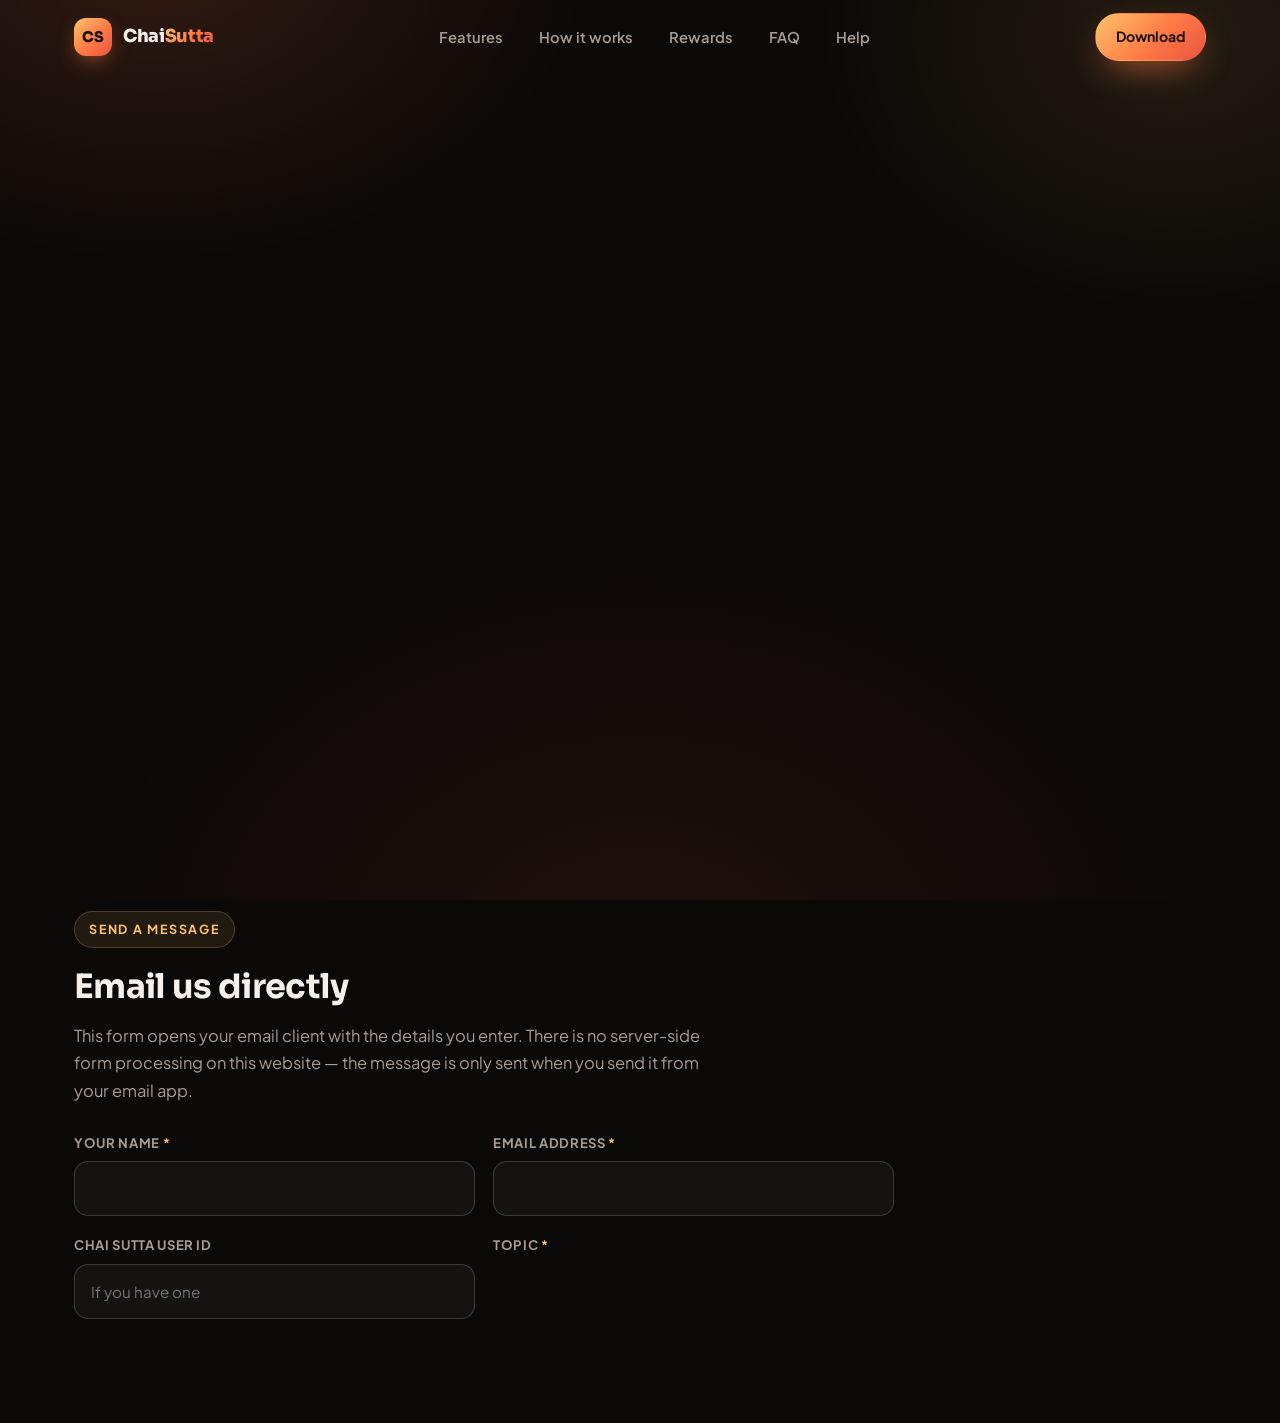
<file: contact.html>
<!DOCTYPE html>
<html lang="en">
<head>
<meta charset="UTF-8" />
<meta name="viewport" content="width=device-width, initial-scale=1" />
<meta name="theme-color" content="#0B0908" />
<title>Contact Chai Sutta — Support &amp; Enquiries</title>
<meta name="description" content="Contact Chai Sutta for account, rewards, technical or issue-related support." />
<meta name="robots" content="index, follow" />
<link rel="canonical" href="https://chaisutta.app/contact.html" />
<meta property="og:title" content="Contact Chai Sutta — Support &amp; Enquiries" />
<meta property="og:description" content="Reach the Chai Sutta support team for account, rewards, technical or issue-related help." />
<meta property="og:type" content="website" />
<link rel="preconnect" href="https://fonts.googleapis.com" />
<link rel="preconnect" href="https://fonts.gstatic.com" crossorigin />
<link href="https://fonts.googleapis.com/css2?family=Plus+Jakarta+Sans:wght@400;500;600;700;800&family=Sora:wght@600;700;800&display=swap" rel="stylesheet" />
<link rel="stylesheet" href="style.css" />
</head>
<body>

<header class="nav" id="nav">
  <div class="container nav-inner">
    <a href="index.html" class="brand"><span class="brand-mark">CS</span><span>Chai<span class="grad-text">Sutta</span></span></a>
    <nav class="nav-links" id="navLinks">
      <a href="features.html">Features</a>
      <a href="how-it-works.html">How it works</a>
      <a href="rewards.html">Rewards</a>
      <a href="faq.html">FAQ</a>
      <a href="help.html">Help</a>
    </nav>
    <div class="nav-cta">
      <a href="download.html" class="btn btn-primary btn-sm">Download</a>
      <button class="burger" id="burger" aria-label="Toggle menu" aria-expanded="false"><span></span></button>
    </div>
  </div>
</header>

<main>
  <section class="page-hero">
    <div class="container">
      <nav class="breadcrumb reveal" aria-label="Breadcrumb">
        <a href="index.html">Home</a><span class="sep">/</span><span aria-current="page">Contact</span>
      </nav>
      <span class="eyebrow reveal">Support</span>
      <h1 class="reveal">Contact Chai Sutta.</h1>
      <p class="lead reveal">Choose the support channel that fits your issue, or send us a message by email. We read every enquiry.</p>
    </div>
  </section>

  <section class="section-pad" style="padding-top:16px">
    <div class="container">

      <div class="contact-grid">
        <article class="contact-card reveal">
          <div class="ic"><svg viewBox="0 0 24 24" width="20" height="20" fill="none" stroke="currentColor" stroke-width="1.8" stroke-linecap="round" stroke-linejoin="round"><path d="M20 21v-2a4 4 0 0 0-4-4H8a4 4 0 0 0-4 4v2"/><circle cx="12" cy="7" r="4"/></svg></div>
          <div>
            <h3>Account Support</h3>
            <p>Login issues, profile changes, OTP problems and account access.</p>
            <!-- Replace with the real support email before production if different. -->
            <a class="mail" href="mailto:support@chaisutta.app?subject=Chai%20Sutta%20—%20Account%20Support">support@chaisutta.app</a>
          </div>
        </article>

        <article class="contact-card reveal">
          <div class="ic"><svg viewBox="0 0 24 24" width="20" height="20" fill="none" stroke="currentColor" stroke-width="1.8" stroke-linecap="round" stroke-linejoin="round"><path d="M12 2l3 7h7l-5.5 4.5L18 21l-6-4-6 4 1.5-7.5L2 9h7z"/></svg></div>
          <div>
            <h3>Rewards Support</h3>
            <p>Pending, missing, rejected or reversed rewards, and offer tracking questions.</p>
            <!-- Replace with the real support email before production if different. -->
            <a class="mail" href="mailto:support@chaisutta.app?subject=Chai%20Sutta%20—%20Rewards%20Support">support@chaisutta.app</a>
          </div>
        </article>

        <article class="contact-card reveal">
          <div class="ic"><svg viewBox="0 0 24 24" width="20" height="20" fill="none" stroke="currentColor" stroke-width="1.8" stroke-linecap="round" stroke-linejoin="round"><rect x="4" y="2" width="16" height="20" rx="3"/><path d="M12 18h.01"/></svg></div>
          <div>
            <h3>Technical Support</h3>
            <p>App crashes, installation problems and update issues.</p>
            <!-- Replace with the real support email before production if different. -->
            <a class="mail" href="mailto:support@chaisutta.app?subject=Chai%20Sutta%20—%20Technical%20Support">support@chaisutta.app</a>
          </div>
        </article>

        <article class="contact-card reveal">
          <div class="ic"><svg viewBox="0 0 24 24" width="20" height="20" fill="none" stroke="currentColor" stroke-width="1.8" stroke-linecap="round" stroke-linejoin="round"><path d="M10.29 3.86L1.82 18a2 2 0 0 0 1.71 3h16.94a2 2 0 0 0 1.71-3L13.71 3.86a2 2 0 0 0-3.42 0z"/><path d="M12 9v4M12 17h.01"/></svg></div>
          <div>
            <h3>Report an Issue</h3>
            <p>Structured form for missing rewards, tracking issues and app bugs.</p>
            <a class="mail" href="report-issue.html">Open the report form →</a>
          </div>
        </article>
      </div>

      <div style="margin-top:80px;max-width:820px">
        <span class="eyebrow">Send a message</span>
        <h2 class="section-title" style="font-size:clamp(1.5rem,3vw,2.1rem)">Email us directly</h2>
        <p class="section-sub">
          This form opens your email client with the details you enter. There is no
          server-side form processing on this website — the message is only sent when
          you send it from your email app.
        </p>

        <!--
          NOTE: This form has no backend. It uses a mailto: fallback, handled by
          script.js via the data-mailto-form attribute. Replace the placeholder
          email if the project uses a different support address.
        -->
        <form class="form" data-mailto-form="support@chaisutta.app" data-subject="Contact enquiry" style="margin-top:28px">
          <div class="form-row">
            <div class="form-group">
              <label for="c-name">Your name <span class="req">*</span></label>
              <input id="c-name" name="Name" type="text" required autocomplete="name" />
            </div>
            <div class="form-group">
              <label for="c-email">Email address <span class="req">*</span></label>
              <input id="c-email" name="Email" type="email" required autocomplete="email" />
            </div>
          </div>

          <div class="form-row">
            <div class="form-group">
              <label for="c-userid">Chai Sutta User ID</label>
              <input id="c-userid" name="User ID" type="text" placeholder="If you have one" />
            </div>
            <div class="form-group">
              <label for="c-subject">Topic <span class="req">*</span></label>
</file>
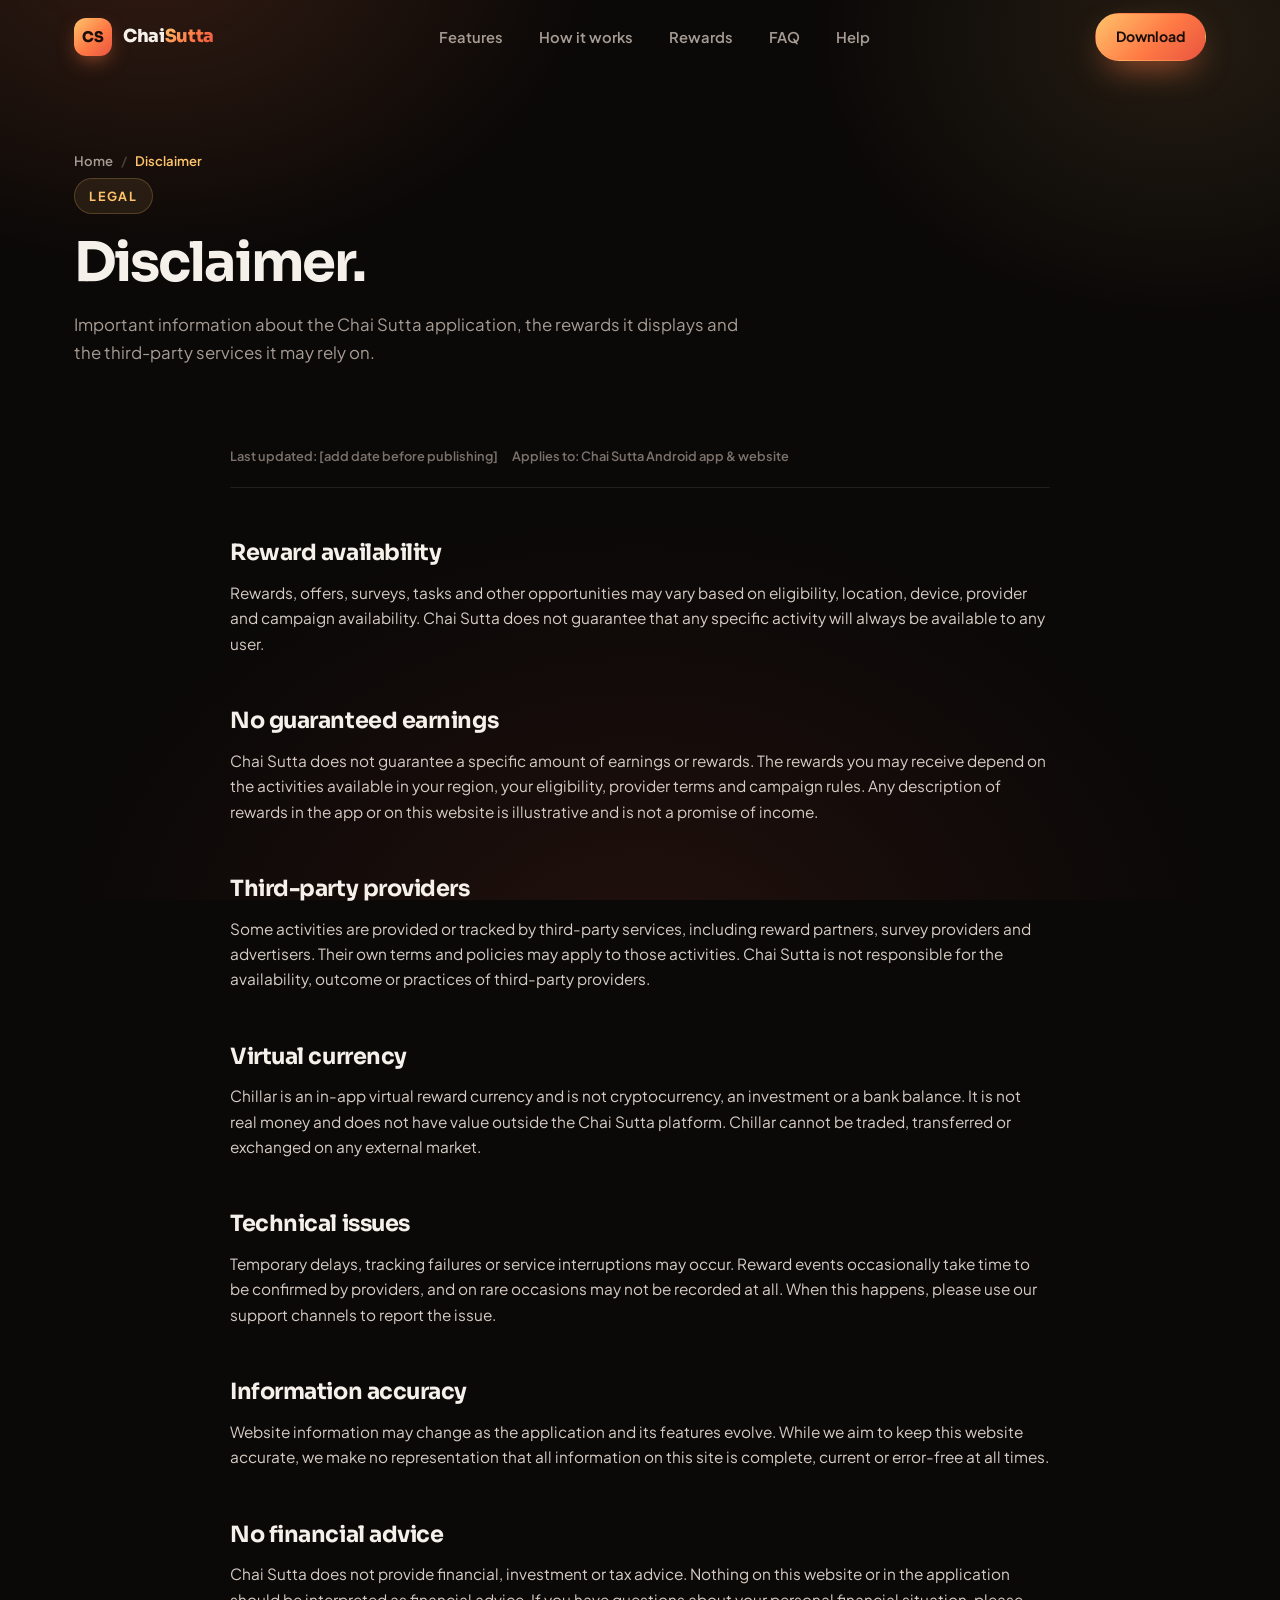
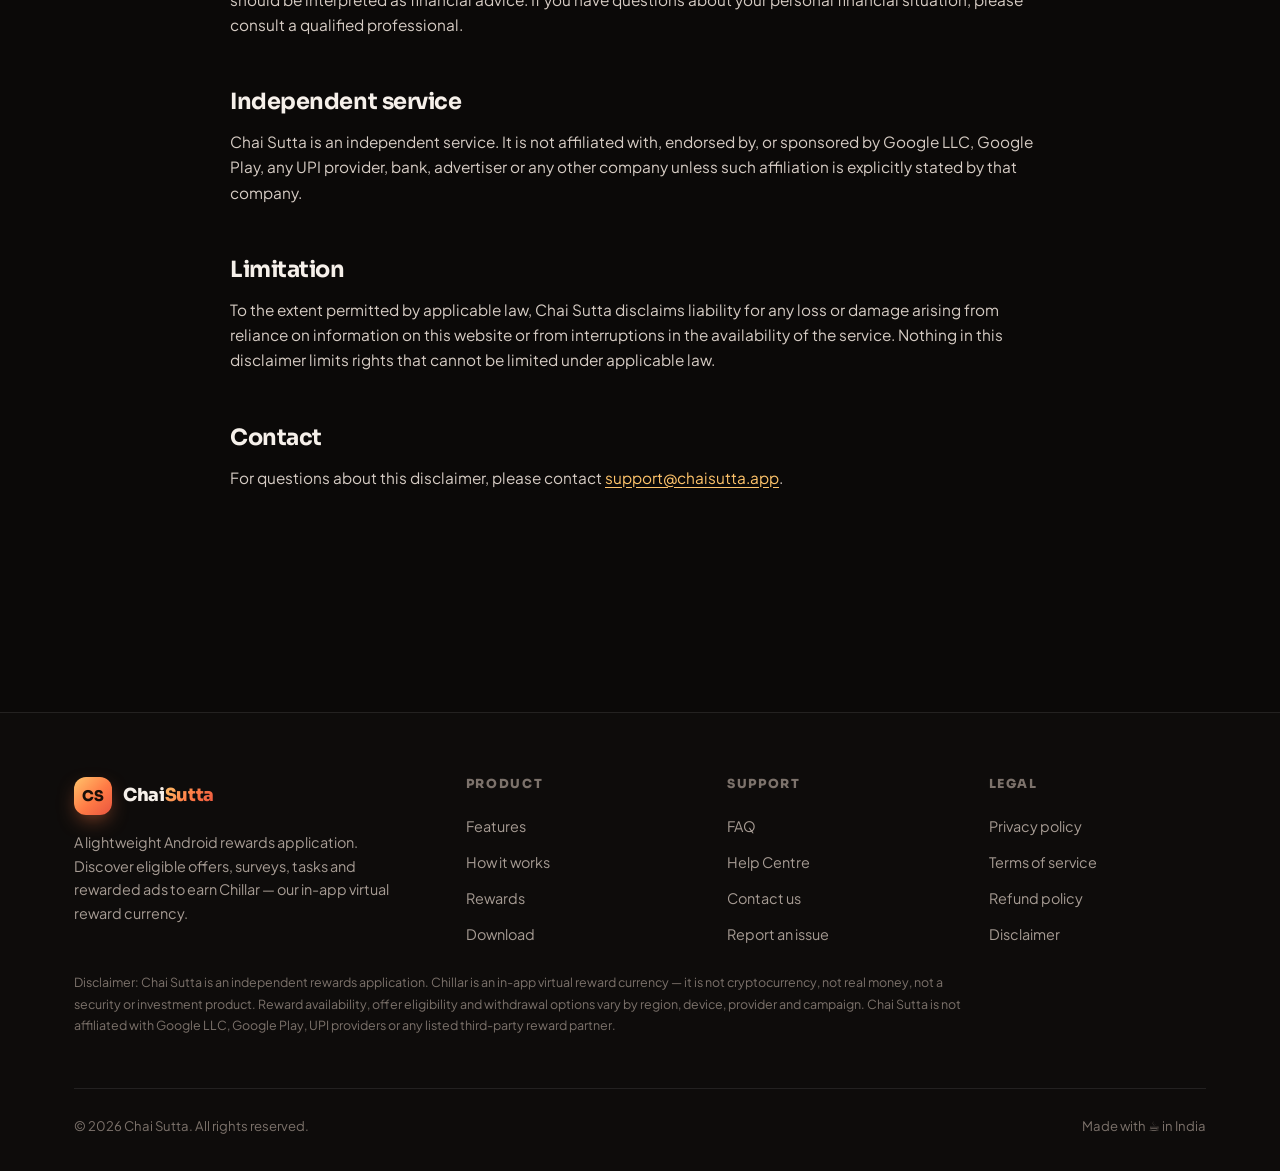
<file: disclaimer.html>
<!DOCTYPE html>
<html lang="en">
<head>
<meta charset="UTF-8" />
<meta name="viewport" content="width=device-width, initial-scale=1" />
<meta name="theme-color" content="#0B0908" />
<title>Chai Sutta Disclaimer</title>
<meta name="description" content="Chai Sutta Disclaimer — reward availability, third-party providers, virtual currency, technical issues and the limits of the information provided on this site." />
<meta name="robots" content="index, follow" />
<link rel="canonical" href="https://chaisutta.app/disclaimer.html" />
<meta property="og:title" content="Chai Sutta Disclaimer" />
<meta property="og:description" content="Important disclaimers about rewards, third-party providers and the virtual currency used in Chai Sutta." />
<meta property="og:type" content="article" />
<link rel="preconnect" href="https://fonts.googleapis.com" />
<link rel="preconnect" href="https://fonts.gstatic.com" crossorigin />
<link href="https://fonts.googleapis.com/css2?family=Plus+Jakarta+Sans:wght@400;500;600;700;800&family=Sora:wght@600;700;800&display=swap" rel="stylesheet" />
<link rel="stylesheet" href="style.css" />
</head>
<body>

<header class="nav" id="nav">
  <div class="container nav-inner">
    <a href="index.html" class="brand"><span class="brand-mark">CS</span><span>Chai<span class="grad-text">Sutta</span></span></a>
    <nav class="nav-links" id="navLinks">
      <a href="features.html">Features</a>
      <a href="how-it-works.html">How it works</a>
      <a href="rewards.html">Rewards</a>
      <a href="faq.html">FAQ</a>
      <a href="help.html">Help</a>
    </nav>
    <div class="nav-cta">
      <a href="download.html" class="btn btn-primary btn-sm">Download</a>
      <button class="burger" id="burger" aria-label="Toggle menu" aria-expanded="false"><span></span></button>
    </div>
  </div>
</header>

<main>
  <section class="page-hero">
    <div class="container">
      <nav class="breadcrumb reveal" aria-label="Breadcrumb">
        <a href="index.html">Home</a><span class="sep">/</span><span aria-current="page">Disclaimer</span>
      </nav>
      <span class="eyebrow reveal">Legal</span>
      <h1 class="reveal">Disclaimer.</h1>
      <p class="lead reveal">Important information about the Chai Sutta application, the rewards it displays and the third-party services it may rely on.</p>
    </div>
  </section>

  <section class="section-pad" style="padding-top:16px">
    <div class="container">
      <article class="prose reveal">

        <div class="prose-meta">
          <span>Last updated: [add date before publishing]</span>
          <span>Applies to: Chai Sutta Android app &amp; website</span>
        </div>

        <h2>Reward availability</h2>
        <p>
          Rewards, offers, surveys, tasks and other opportunities may vary based on eligibility,
          location, device, provider and campaign availability. Chai Sutta does not guarantee that
          any specific activity will always be available to any user.
        </p>

        <h2>No guaranteed earnings</h2>
        <p>
          Chai Sutta does not guarantee a specific amount of earnings or rewards. The rewards you may
          receive depend on the activities available in your region, your eligibility, provider terms
          and campaign rules. Any description of rewards in the app or on this website is illustrative
          and is not a promise of income.
        </p>

        <h2>Third-party providers</h2>
        <p>
          Some activities are provided or tracked by third-party services, including reward partners,
          survey providers and advertisers. Their own terms and policies may apply to those activities.
          Chai Sutta is not responsible for the availability, outcome or practices of third-party
          providers.
        </p>

        <h2>Virtual currency</h2>
        <p>
          Chillar is an in-app virtual reward currency and is not cryptocurrency, an investment or a
          bank balance. It is not real money and does not have value outside the Chai Sutta platform.
          Chillar cannot be traded, transferred or exchanged on any external market.
        </p>

        <h2>Technical issues</h2>
        <p>
          Temporary delays, tracking failures or service interruptions may occur. Reward events
          occasionally take time to be confirmed by providers, and on rare occasions may not be
          recorded at all. When this happens, please use our support channels to report the issue.
        </p>

        <h2>Information accuracy</h2>
        <p>
          Website information may change as the application and its features evolve. While we aim to
          keep this website accurate, we make no representation that all information on this site is
          complete, current or error-free at all times.
        </p>

        <h2>No financial advice</h2>
        <p>
          Chai Sutta does not provide financial, investment or tax advice. Nothing on this website or
          in the application should be interpreted as financial advice. If you have questions about
          your personal financial situation, please consult a qualified professional.
        </p>

        <h2>Independent service</h2>
        <p>
          Chai Sutta is an independent service. It is not affiliated with, endorsed by, or sponsored
          by Google LLC, Google Play, any UPI provider, bank, advertiser or any other company unless
          such affiliation is explicitly stated by that company.
        </p>

        <h2>Limitation</h2>
        <p>
          To the extent permitted by applicable law, Chai Sutta disclaims liability for any loss or
          damage arising from reliance on information on this website or from interruptions in the
          availability of the service. Nothing in this disclaimer limits rights that cannot be
          limited under applicable law.
        </p>

        <h2>Contact</h2>
        <p>
          For questions about this disclaimer, please contact
          <a href="mailto:support@chaisutta.app">support@chaisutta.app</a>.
        </p>

      </article>
    </div>
  </section>
</main>

<footer>
  <div class="container">
    <div class="foot-grid">
      <div class="foot-brand">
        <a href="index.html" class="brand"><span class="brand-mark">CS</span><span>Chai<span class="grad-text">Sutta</span></span></a>
        <p>A lightweight Android rewards application. Discover eligible offers, surveys, tasks and rewarded ads to earn Chillar — our in-app virtual reward currency.</p>
      </div>
      <div class="foot-col"><h4>Product</h4>
        <a href="features.html">Features</a><a href="how-it-works.html">How it works</a><a href="rewards.html">Rewards</a><a href="download.html">Download</a></div>
      <div class="foot-col"><h4>Support</h4>
        <a href="faq.html">FAQ</a><a href="help.html">Help Centre</a><a href="contact.html">Contact us</a><a href="report-issue.html">Report an issue</a></div>
      <div class="foot-col"><h4>Legal</h4>
        <a href="privacy.html">Privacy policy</a><a href="terms.html">Terms of service</a><a href="refund.html">Refund policy</a><a href="disclaimer.html">Disclaimer</a></div>
    </div>
    <p class="disclaimer">Disclaimer: Chai Sutta is an independent rewards application. Chillar is an in-app virtual reward currency — it is not cryptocurrency, not real money, not a security or investment product. Reward availability, offer eligibility and withdrawal options vary by region, device, provider and campaign. Chai Sutta is not affiliated with Google LLC, Google Play, UPI providers or any listed third-party reward partner.</p>
    <div class="foot-bottom"><span>© <span id="year">2025</span> Chai Sutta. All rights reserved.</span><span>Made with ☕ in India</span></div>
  </div>
</footer>

<script src="script.js" defer></script>
</body>
</html>
</file>
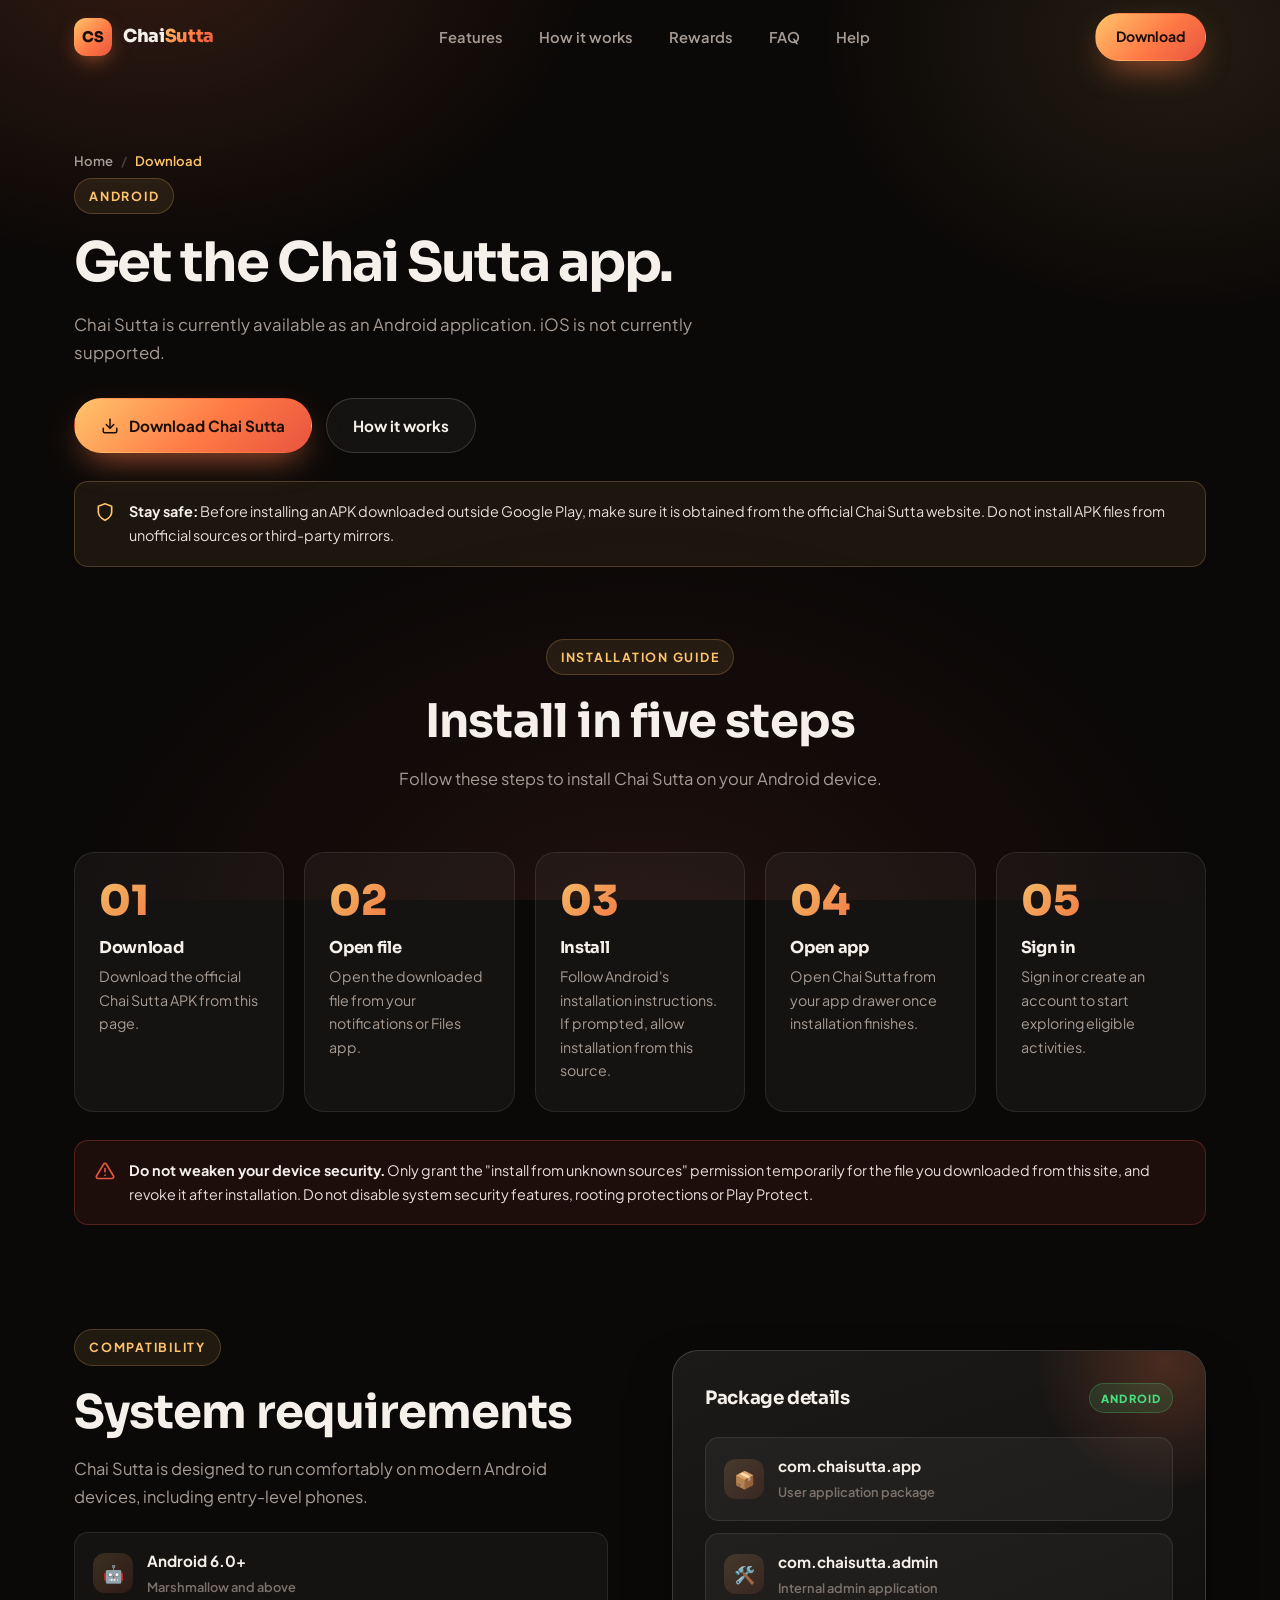
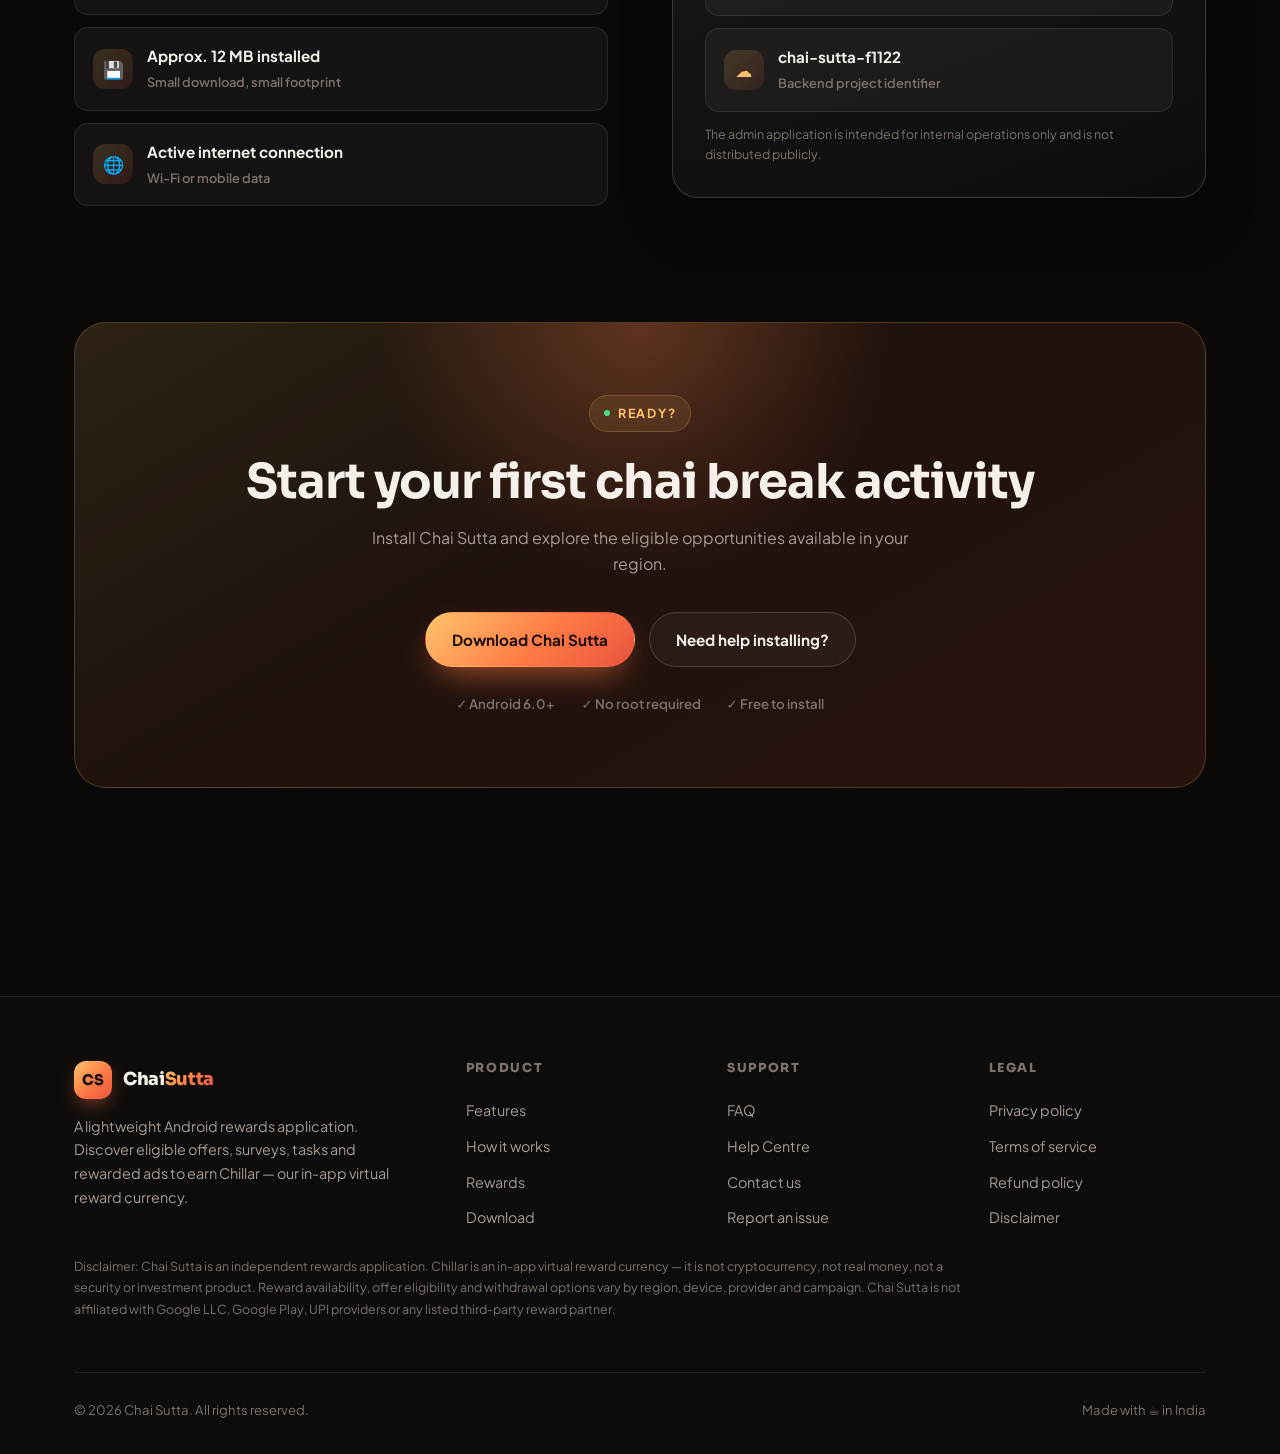
<file: download.html>
<!DOCTYPE html>
<html lang="en">
<head>
<meta charset="UTF-8" />
<meta name="viewport" content="width=device-width, initial-scale=1" />
<meta name="theme-color" content="#0B0908" />
<title>Download Chai Sutta — Android Rewards App</title>
<meta name="description" content="Download the Chai Sutta Android app. Follow the installation guide and start exploring eligible reward opportunities." />
<meta name="robots" content="index, follow" />
<link rel="canonical" href="https://chaisutta.app/download.html" />
<meta property="og:title" content="Download Chai Sutta — Android Rewards App" />
<meta property="og:description" content="Get the Chai Sutta Android app and start exploring eligible reward opportunities." />
<meta property="og:type" content="website" />
<link rel="preconnect" href="https://fonts.googleapis.com" />
<link rel="preconnect" href="https://fonts.gstatic.com" crossorigin />
<link href="https://fonts.googleapis.com/css2?family=Plus+Jakarta+Sans:wght@400;500;600;700;800&family=Sora:wght@600;700;800&display=swap" rel="stylesheet" />
<link rel="stylesheet" href="style.css" />
</head>
<body>

<header class="nav" id="nav">
  <div class="container nav-inner">
    <a href="index.html" class="brand"><span class="brand-mark">CS</span><span>Chai<span class="grad-text">Sutta</span></span></a>
    <nav class="nav-links" id="navLinks">
      <a href="features.html">Features</a>
      <a href="how-it-works.html">How it works</a>
      <a href="rewards.html">Rewards</a>
      <a href="faq.html">FAQ</a>
      <a href="help.html">Help</a>
    </nav>
    <div class="nav-cta">
      <a href="download.html" class="btn btn-primary btn-sm active">Download</a>
      <button class="burger" id="burger" aria-label="Toggle menu" aria-expanded="false"><span></span></button>
    </div>
  </div>
</header>

<main>
  <section class="page-hero">
    <div class="container">
      <nav class="breadcrumb reveal" aria-label="Breadcrumb">
        <a href="index.html">Home</a><span class="sep">/</span><span aria-current="page">Download</span>
      </nav>
      <span class="eyebrow reveal">Android</span>
      <h1 class="reveal">Get the Chai Sutta app.</h1>
      <p class="lead reveal">Chai Sutta is currently available as an Android application. iOS is not currently supported.</p>

      <div class="reveal" style="margin-top:32px;display:flex;flex-wrap:wrap;gap:14px">
        <!-- ============================================================
             Replace DOWNLOAD_URL_HERE with the official APK download URL
             before publishing this page to production.
             ============================================================ -->
        <a href="DOWNLOAD_URL_HERE" class="btn btn-primary" rel="noopener">
          <svg viewBox="0 0 24 24" fill="none" stroke="currentColor" stroke-width="2" stroke-linecap="round" stroke-linejoin="round"><path d="M21 15v4a2 2 0 0 1-2 2H5a2 2 0 0 1-2-2v-4"/><path d="M7 10l5 5 5-5"/><path d="M12 15V3"/></svg>
          Download Chai Sutta
        </a>
        <a href="how-it-works.html" class="btn btn-ghost">How it works</a>
      </div>

      <div class="note reveal" role="note">
        <svg viewBox="0 0 24 24" fill="none" stroke="currentColor" stroke-width="2" stroke-linecap="round" stroke-linejoin="round"><path d="M12 22s8-4 8-10V5l-8-3-8 3v7c0 6 8 10 8 10z"/></svg>
        <div>
          <strong>Stay safe:</strong> Before installing an APK downloaded outside Google Play, make sure it is obtained from the official Chai Sutta website. Do not install APK files from unofficial sources or third-party mirrors.
        </div>
      </div>
    </div>
  </section>

  <section class="section-pad" style="padding-top:16px">
    <div class="container">
      <div class="center">
        <span class="eyebrow reveal">Installation guide</span>
        <h2 class="section-title reveal">Install in five steps</h2>
        <p class="section-sub reveal">Follow these steps to install Chai Sutta on your Android device.</p>
      </div>

      <div class="steps" style="grid-template-columns:repeat(5,1fr)">
        <article class="step reveal"><div class="step-num">01</div><h3>Download</h3><p>Download the official Chai Sutta APK from this page.</p></article>
        <article class="step reveal"><div class="step-num">02</div><h3>Open file</h3><p>Open the downloaded file from your notifications or Files app.</p></article>
        <article class="step reveal"><div class="step-num">03</div><h3>Install</h3><p>Follow Android's installation instructions. If prompted, allow installation from this source.</p></article>
        <article class="step reveal"><div class="step-num">04</div><h3>Open app</h3><p>Open Chai Sutta from your app drawer once installation finishes.</p></article>
        <article class="step reveal"><div class="step-num">05</div><h3>Sign in</h3><p>Sign in or create an account to start exploring eligible activities.</p></article>
      </div>

      <div class="note warn reveal" role="note">
        <svg viewBox="0 0 24 24" fill="none" stroke="currentColor" stroke-width="2" stroke-linecap="round" stroke-linejoin="round"><path d="M10.29 3.86L1.82 18a2 2 0 0 0 1.71 3h16.94a2 2 0 0 0 1.71-3L13.71 3.86a2 2 0 0 0-3.42 0z"/><path d="M12 9v4M12 17h.01"/></svg>
        <div>
          <strong>Do not weaken your device security.</strong> Only grant the "install from unknown sources" permission temporarily for the file you downloaded from this site, and revoke it after installation. Do not disable system security features, rooting protections or Play Protect.
        </div>
      </div>
    </div>
  </section>

  <section class="section-pad" style="padding-top:0">
    <div class="container">
      <div class="split">
        <div class="reveal">
          <span class="eyebrow">Compatibility</span>
          <h2 class="section-title">System requirements</h2>
          <p class="section-sub">Chai Sutta is designed to run comfortably on modern Android devices, including entry-level phones.</p>
          <div class="list-row" style="margin-top:22px"><span class="ic">🤖</span><span><b>Android 6.0+</b><small>Marshmallow and above</small></span></div>
          <div class="list-row"><span class="ic">💾</span><span><b>Approx. 12 MB installed</b><small>Small download, small footprint</small></span></div>
          <div class="list-row"><span class="ic">🌐</span><span><b>Active internet connection</b><small>Wi-Fi or mobile data</small></span></div>
        </div>
        <div class="panel reveal">
          <div class="panel-head"><h3>Package details</h3><span class="badge-live">Android</span></div>
          <div class="list-row"><span class="ic">📦</span><span><b>com.chaisutta.app</b><small>User application package</small></span></div>
          <div class="list-row"><span class="ic">🛠️</span><span><b>com.chaisutta.admin</b><small>Internal admin application</small></span></div>
          <div class="list-row"><span class="ic">☁️</span><span><b>chai-sutta-f1122</b><small>Backend project identifier</small></span></div>
          <p class="form-help" style="margin-top:12px">The admin application is intended for internal operations only and is not distributed publicly.</p>
        </div>
      </div>
    </div>
  </section>

  <section class="section-pad" style="padding-top:0">
    <div class="container">
      <div class="cta-box reveal">
        <span class="eyebrow"><span class="pulse"></span> Ready?</span>
        <h2 style="margin-top:22px">Start your first chai break activity</h2>
        <p>Install Chai Sutta and explore the eligible opportunities available in your region.</p>
        <div class="cta-actions">
          <!-- Replace DOWNLOAD_URL_HERE with the official APK download URL before publishing. -->
          <a href="DOWNLOAD_URL_HERE" class="btn btn-primary" rel="noopener">Download Chai Sutta</a>
          <a href="help.html" class="btn btn-ghost">Need help installing?</a>
        </div>
        <div class="cta-meta">
          <span>✓ Android 6.0+</span>
          <span>✓ No root required</span>
          <span>✓ Free to install</span>
        </div>
      </div>
    </div>
  </section>
</main>

<footer>
  <div class="container">
    <div class="foot-grid">
      <div class="foot-brand">
        <a href="index.html" class="brand"><span class="brand-mark">CS</span><span>Chai<span class="grad-text">Sutta</span></span></a>
        <p>A lightweight Android rewards application. Discover eligible offers, surveys, tasks and rewarded ads to earn Chillar — our in-app virtual reward currency.</p>
      </div>
      <div class="foot-col"><h4>Product</h4>
        <a href="features.html">Features</a><a href="how-it-works.html">How it works</a><a href="rewards.html">Rewards</a><a href="download.html">Download</a></div>
      <div class="foot-col"><h4>Support</h4>
        <a href="faq.html">FAQ</a><a href="help.html">Help Centre</a><a href="contact.html">Contact us</a><a href="report-issue.html">Report an issue</a></div>
      <div class="foot-col"><h4>Legal</h4>
        <a href="privacy.html">Privacy policy</a><a href="terms.html">Terms of service</a><a href="refund.html">Refund policy</a><a href="disclaimer.html">Disclaimer</a></div>
    </div>
    <p class="disclaimer">Disclaimer: Chai Sutta is an independent rewards application. Chillar is an in-app virtual reward currency — it is not cryptocurrency, not real money, not a security or investment product. Reward availability, offer eligibility and withdrawal options vary by region, device, provider and campaign. Chai Sutta is not affiliated with Google LLC, Google Play, UPI providers or any listed third-party reward partner.</p>
    <div class="foot-bottom"><span>© <span id="year">2025</span> Chai Sutta. All rights reserved.</span><span>Made with ☕ in India</span></div>
  </div>
</footer>

<script src="script.js" defer></script>
</body>
</html>
</file>
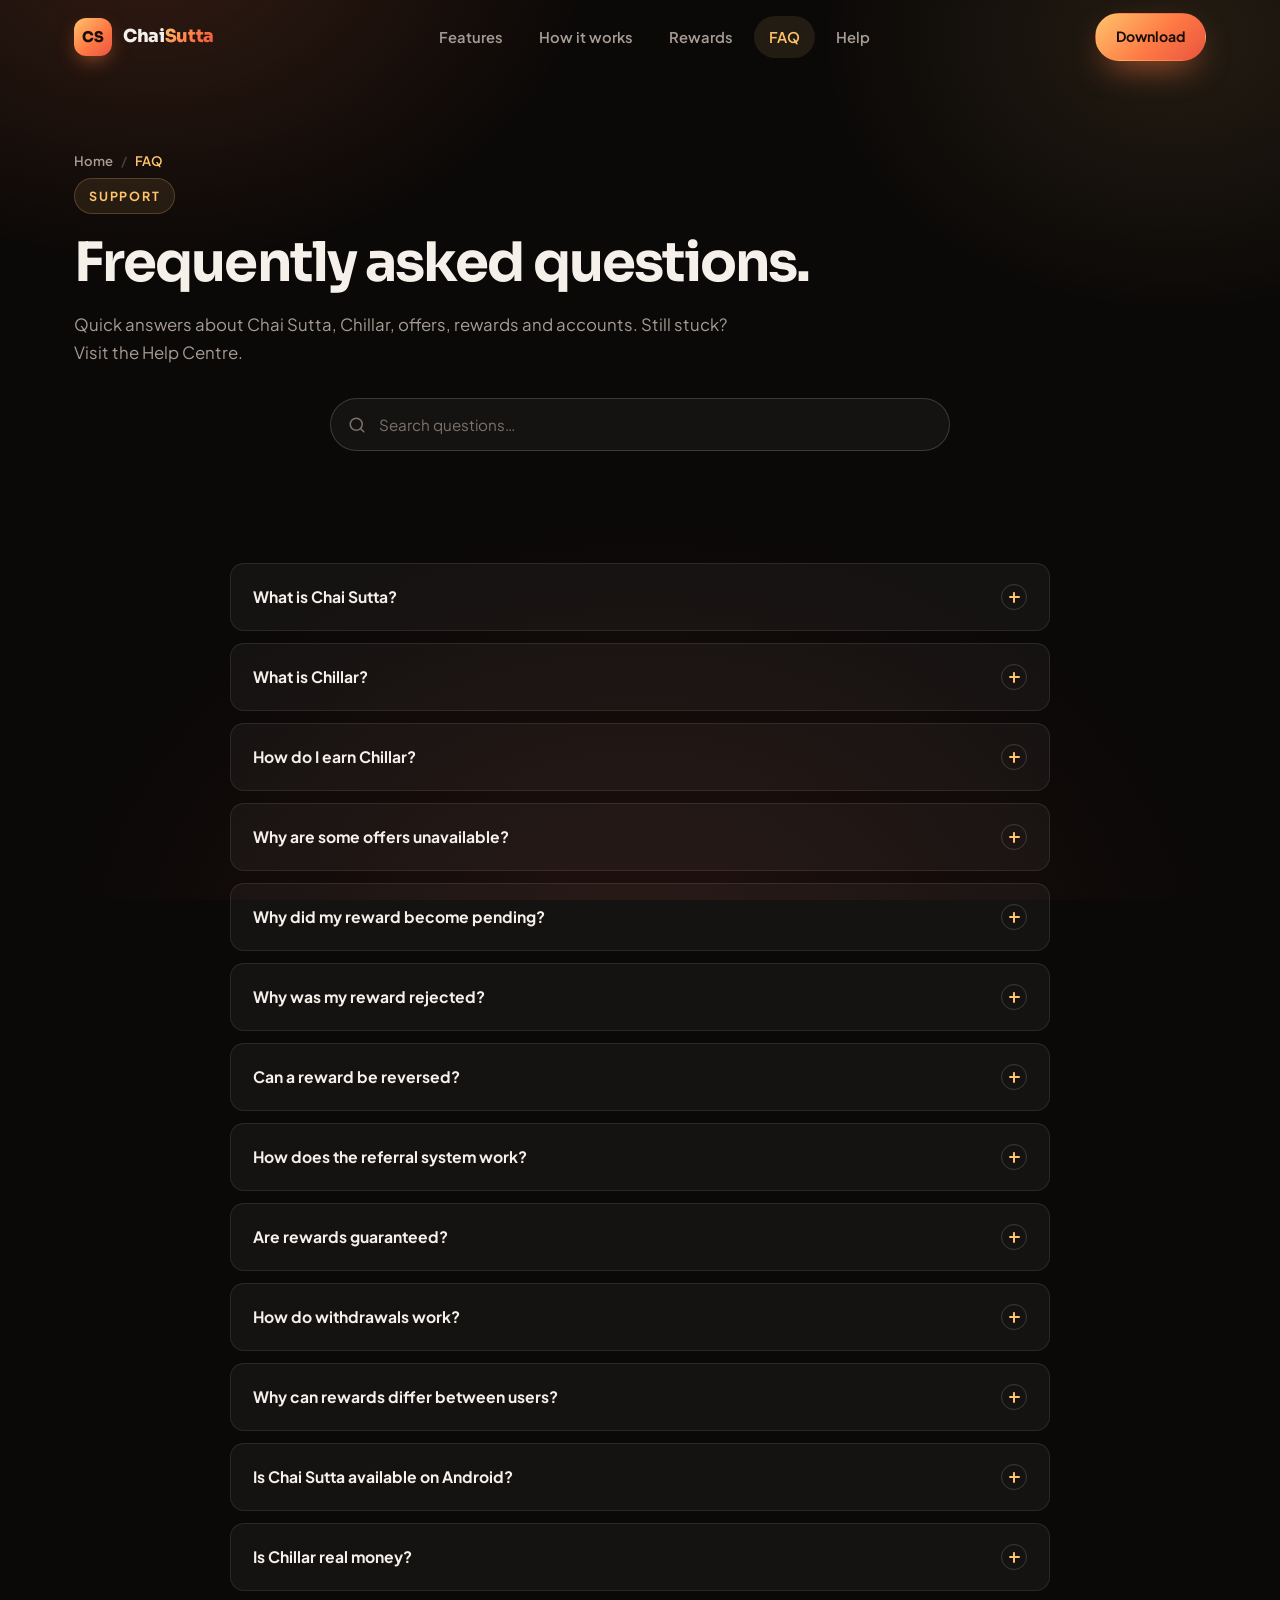
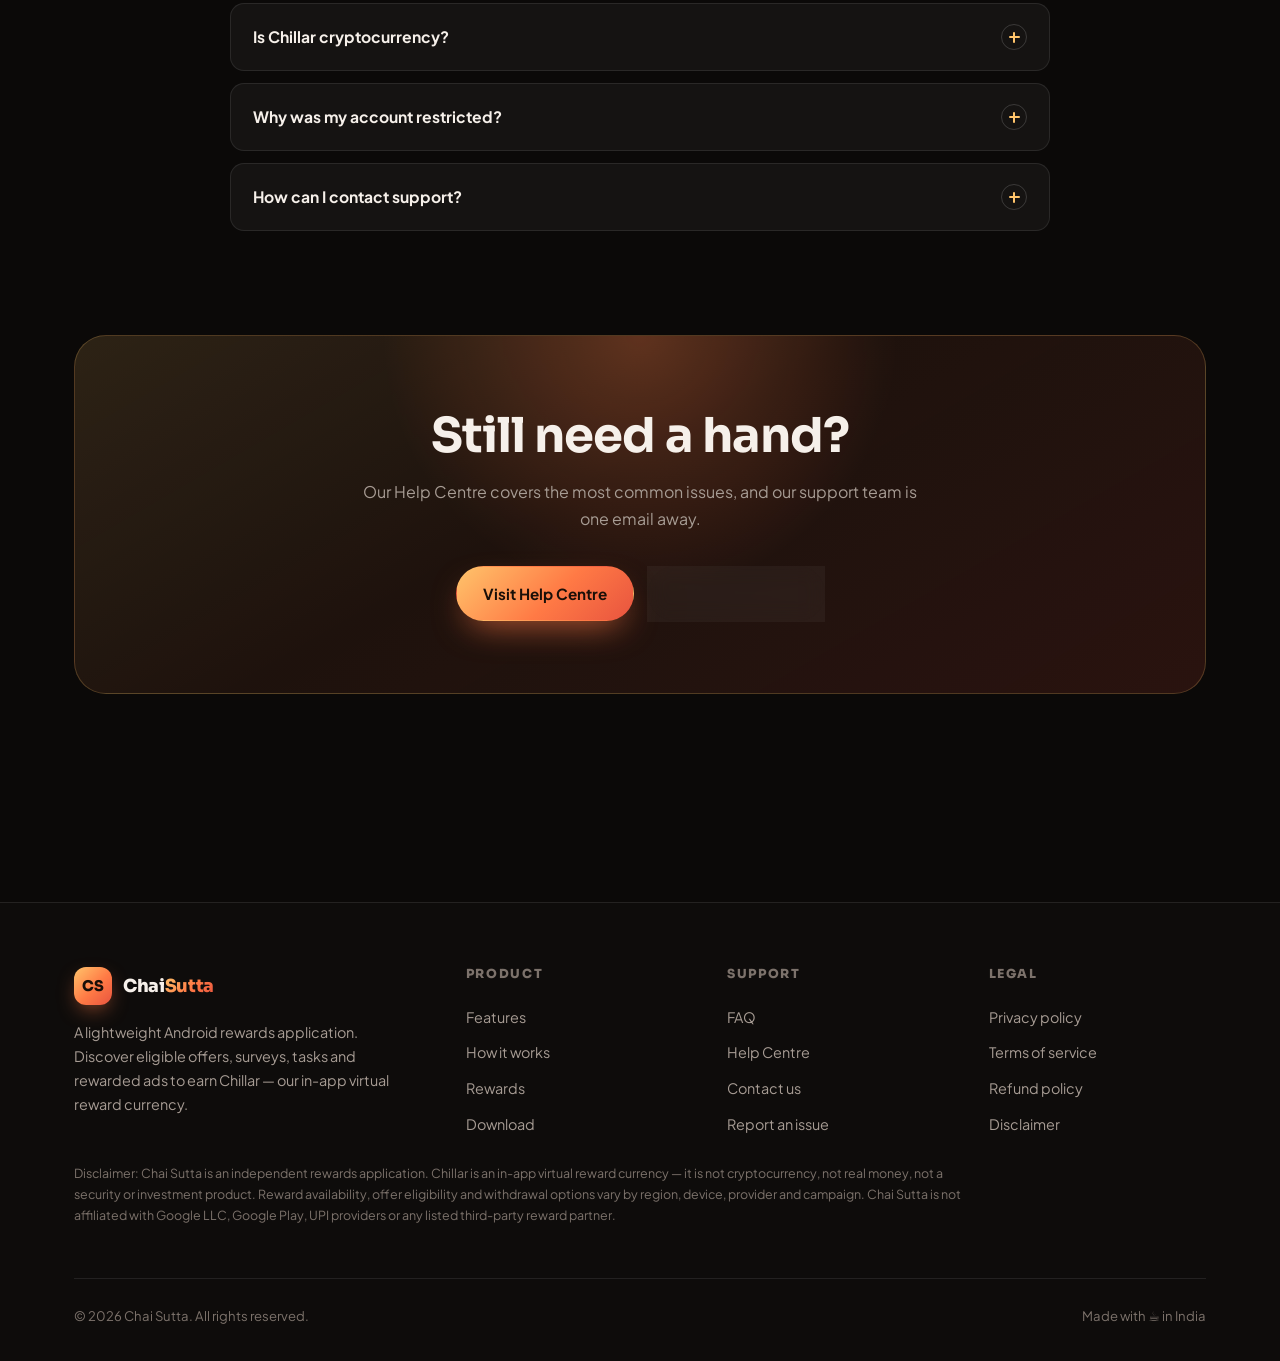
<file: faq.html>
<!DOCTYPE html>
<html lang="en">
<head>
<meta charset="UTF-8" />
<meta name="viewport" content="width=device-width, initial-scale=1" />
<meta name="theme-color" content="#0B0908" />
<title>Chai Sutta FAQ — Frequently Asked Questions</title>
<meta name="description" content="Answers to common questions about Chai Sutta, Chillar, offers, rewards, withdrawals, referrals and account restrictions." />
<meta name="robots" content="index, follow" />
<link rel="canonical" href="https://chaisutta.app/faq.html" />
<meta property="og:title" content="Chai Sutta FAQ" />
<meta property="og:description" content="Answers about Chillar, offers, rewards, withdrawals, referrals and accounts." />
<meta property="og:type" content="website" />
<link rel="preconnect" href="https://fonts.googleapis.com" />
<link rel="preconnect" href="https://fonts.gstatic.com" crossorigin />
<link href="https://fonts.googleapis.com/css2?family=Plus+Jakarta+Sans:wght@400;500;600;700;800&family=Sora:wght@600;700;800&display=swap" rel="stylesheet" />
<link rel="stylesheet" href="style.css" />
</head>
<body>

<header class="nav" id="nav">
  <div class="container nav-inner">
    <a href="index.html" class="brand"><span class="brand-mark">CS</span><span>Chai<span class="grad-text">Sutta</span></span></a>
    <nav class="nav-links" id="navLinks">
      <a href="features.html">Features</a>
      <a href="how-it-works.html">How it works</a>
      <a href="rewards.html">Rewards</a>
      <a href="faq.html" class="active">FAQ</a>
      <a href="help.html">Help</a>
    </nav>
    <div class="nav-cta">
      <a href="download.html" class="btn btn-primary btn-sm">Download</a>
      <button class="burger" id="burger" aria-label="Toggle menu" aria-expanded="false"><span></span></button>
    </div>
  </div>
</header>

<main>
  <section class="page-hero">
    <div class="container">
      <nav class="breadcrumb reveal" aria-label="Breadcrumb">
        <a href="index.html">Home</a><span class="sep">/</span><span aria-current="page">FAQ</span>
      </nav>
      <span class="eyebrow reveal">Support</span>
      <h1 class="reveal">Frequently asked questions.</h1>
      <p class="lead reveal">Quick answers about Chai Sutta, Chillar, offers, rewards and accounts. Still stuck? Visit the Help Centre.</p>

      <div class="search-wrap reveal">
        <svg viewBox="0 0 24 24" fill="none" stroke="currentColor" stroke-width="2" stroke-linecap="round" stroke-linejoin="round"><circle cx="11" cy="11" r="8"/><path d="m21 21-4.3-4.3"/></svg>
        <input type="search" id="faqSearch" class="search-input" placeholder="Search questions…" aria-label="Search FAQ" />
      </div>
    </div>
  </section>

  <section class="section-pad" style="padding-top:16px">
    <div class="container">
      <div class="faq" data-accordion-single>

        <div class="faq-item" data-searchable="What is Chai Sutta? rewards android app chillar" >
          <button class="faq-q" aria-expanded="false">What is Chai Sutta?<span class="plus" aria-hidden="true"></span></button>
          <div class="faq-a"><div class="faq-a-inner"><p>Chai Sutta is an Android rewards application that lets eligible users discover and participate in activities such as offerwalls, surveys, rewarded advertisements, daily tasks and referrals. Completed eligible activities are processed through our reward system and may credit Chillar to your wallet after verification.</p></div></div>
        </div>

        <div class="faq-item" data-searchable="What is Chillar? virtual currency">
          <button class="faq-q" aria-expanded="false">What is Chillar?<span class="plus" aria-hidden="true"></span></button>
          <div class="faq-a"><div class="faq-a-inner"><p>Chillar is Chai Sutta's in-app virtual reward currency. It is used to track rewards earned within the application and can be used according to the platform's current wallet and withdrawal rules. Chillar is not cryptocurrency, not real money, and not a financial product.</p></div></div>
        </div>

        <div class="faq-item" data-searchable="How do I earn Chillar? earn rewards">
          <button class="faq-q" aria-expanded="false">How do I earn Chillar?<span class="plus" aria-hidden="true"></span></button>
          <div class="faq-a"><div class="faq-a-inner"><p>You can earn Chillar by completing eligible activities such as offerwall offers, surveys you qualify for, daily tasks, rewarded advertisements and, when available, referrals and other supported activities. Availability depends on your region, device, eligibility and current campaigns.</p></div></div>
        </div>

        <div class="faq-item" data-searchable="Why are some offers unavailable? offerwall region device">
          <button class="faq-q" aria-expanded="false">Why are some offers unavailable?<span class="plus" aria-hidden="true"></span></button>
          <div class="faq-a"><div class="faq-a-inner"><p>Offers, surveys and ads are supplied by third-party providers and advertisers. Availability varies by country, region, device, provider, advertiser campaign and platform configuration. Some offers may also be restricted by age or eligibility criteria.</p></div></div>
        </div>

        <div class="faq-item" data-searchable="Why did my reward become pending? pending reward status">
          <button class="faq-q" aria-expanded="false">Why did my reward become pending?<span class="plus" aria-hidden="true"></span></button>
          <div class="faq-a"><div class="faq-a-inner"><p>Third-party activities often require verification before the reward is confirmed. During this period the reward may appear as <em>pending</em> in your wallet. The length of the pending period depends on the provider and activity type.</p></div></div>
        </div>

        <div class="faq-item" data-searchable="Why was my reward rejected? rejected">
          <button class="faq-q" aria-expanded="false">Why was my reward rejected?<span class="plus" aria-hidden="true"></span></button>
          <div class="faq-a"><div class="faq-a-inner"><p>A reward may be rejected if the activity did not meet the offer's requirements, if the provider's systems could not verify completion, if instructions were not followed, or if our anti-fraud systems detected suspicious behaviour. Rejections are decided based on provider feedback and platform verification.</p></div></div>
        </div>

        <div class="faq-item" data-searchable="Can a reward be reversed? reversed chargeback">
          <button class="faq-q" aria-expanded="false">Can a reward be reversed?<span class="plus" aria-hidden="true"></span></button>
          <div class="faq-a"><div class="faq-a-inner"><p>Yes. In some situations a reward may be reversed after it was credited — for example if the provider later reports a chargeback, correction or policy violation, or if our anti-fraud review finds the activity invalid. Reversed rewards are removed from your Chillar balance.</p></div></div>
        </div>

        <div class="faq-item" data-searchable="How does the referral system work? referral invite code">
          <button class="faq-q" aria-expanded="false">How does the referral system work?<span class="plus" aria-hidden="true"></span></button>
          <div class="faq-a"><div class="faq-a-inner"><p>You can invite friends using your referral code. When an invited friend registers and meets the qualifying conditions described in the referral program, you may receive a referral reward according to the program rules. Referral rules, qualifying conditions and rewards may change. Self-referrals and fake accounts are not permitted.</p></div></div>
        </div>

        <div class="faq-item" data-searchable="Are rewards guaranteed? guarantee">
          <button class="faq-q" aria-expanded="false">Are rewards guaranteed?<span class="plus" aria-hidden="true"></span></button>
          <div class="faq-a"><div class="faq-a-inner"><p>No. Chai Sutta does not guarantee any specific reward amount, any specific activity availability, or any specific earning. Completing an activity does not automatically guarantee a reward unless the applicable offer explicitly says so.</p></div></div>
        </div>

        <div class="faq-item" data-searchable="How do withdrawals work? withdrawal cashout">
          <button class="faq-q" aria-expanded="false">How do withdrawals work?<span class="plus" aria-hidden="true"></span></button>
          <div class="faq-a"><div class="faq-a-inner"><p>Withdrawal options, minimum thresholds and processing times depend on your region and the rules shown in the app at the time of the request. Withdrawal availability may also depend on account status, verification status and applicable provider requirements.</p></div></div>
        </div>

        <div class="faq-item" data-searchable="Why can rewards differ between users? vary">
          <button class="faq-q" aria-expanded="false">Why can rewards differ between users?<span class="plus" aria-hidden="true"></span></button>
          <div class="faq-a"><div class="faq-a-inner"><p>Reward amounts depend on the specific activity, the third-party provider, your eligibility, the advertiser's campaign rules and the region. Two users may see different offers and different reward values for the same category of activity.</p></div></div>
        </div>

        <div class="faq-item" data-searchable="Is Chai Sutta available on Android? ios play store">
          <button class="faq-q" aria-expanded="false">Is Chai Sutta available on Android?<span class="plus" aria-hidden="true"></span></button>
          <div class="faq-a"><div class="faq-a-inner"><p>Yes. Chai Sutta is currently available as an Android application. iOS is not currently supported. Please refer to the <a href="download.html">Download</a> page for the latest installation instructions.</p></div></div>
        </div>

        <div class="faq-item" data-searchable="Is Chillar real money? money bank">
          <button class="faq-q" aria-expanded="false">Is Chillar real money?<span class="plus" aria-hidden="true"></span></button>
          <div class="faq-a"><div class="faq-a-inner"><p>No. Chillar is an in-app virtual reward currency. It is not real money, not a bank balance, and not a financial instrument. Any conversion or withdrawal of Chillar is subject to the platform's rules and applicable eligibility requirements.</p></div></div>
        </div>

        <div class="faq-item" data-searchable="Is Chillar cryptocurrency? crypto">
          <button class="faq-q" aria-expanded="false">Is Chillar cryptocurrency?<span class="plus" aria-hidden="true"></span></button>
          <div class="faq-a"><div class="faq-a-inner"><p>No. Chillar is not cryptocurrency. It is an internal virtual reward currency used within Chai Sutta and cannot be traded or exchanged on any external market.</p></div></div>
        </div>

        <div class="faq-item" data-searchable="Why was my account restricted? suspended banned">
          <button class="faq-q" aria-expanded="false">Why was my account restricted?<span class="plus" aria-hidden="true"></span></button>
          <div class="faq-a"><div class="faq-a-inner"><p>Accounts may be restricted if our systems detect activity that violates our Terms of Service or anti-fraud rules — for example, using automation, creating multiple accounts, self-referring, or attempting to manipulate the reward system. If you believe a restriction was applied in error, please <a href="contact.html">contact support</a>.</p></div></div>
        </div>

        <div class="faq-item" data-searchable="How can I contact support? email help">
          <button class="faq-q" aria-expanded="false">How can I contact support?<span class="plus" aria-hidden="true"></span></button>
          <div class="faq-a"><div class="faq-a-inner"><p>You can reach our support team through the <a href="contact.html">Contact Us</a> page or by emailing <a href="mailto:support@chaisutta.app">support@chaisutta.app</a>. For reward issues, please include your User ID and any relevant transaction or offer ID.</p></div></div>
        </div>

      </div>

      <p class="no-results" id="noResults">No matching questions. Try different keywords or visit the <a href="help.html" style="color:var(--amber)">Help Centre</a>.</p>
    </div>
  </section>

  <section class="section-pad" style="padding-top:0">
    <div class="container">
      <div class="cta-box reveal">
        <h2>Still need a hand?</h2>
        <p>Our Help Centre covers the most common issues, and our support team is one email away.</p>
        <div class="cta-actions">
          <a href="help.html" class="btn btn-primary">Visit Help Centre</a>
          <a href="contact.html" class="btn btn-ghost">Contact support</a>
        </div>
      </div>
    </div>
  </section>
</main>

<footer>
  <div class="container">
    <div class="foot-grid">
      <div class="foot-brand">
        <a href="index.html" class="brand"><span class="brand-mark">CS</span><span>Chai<span class="grad-text">Sutta</span></span></a>
        <p>A lightweight Android rewards application. Discover eligible offers, surveys, tasks and rewarded ads to earn Chillar — our in-app virtual reward currency.</p>
      </div>
      <div class="foot-col"><h4>Product</h4>
        <a href="features.html">Features</a><a href="how-it-works.html">How it works</a><a href="rewards.html">Rewards</a><a href="download.html">Download</a></div>
      <div class="foot-col"><h4>Support</h4>
        <a href="faq.html">FAQ</a><a href="help.html">Help Centre</a><a href="contact.html">Contact us</a><a href="report-issue.html">Report an issue</a></div>
      <div class="foot-col"><h4>Legal</h4>
        <a href="privacy.html">Privacy policy</a><a href="terms.html">Terms of service</a><a href="refund.html">Refund policy</a><a href="disclaimer.html">Disclaimer</a></div>
    </div>
    <p class="disclaimer">Disclaimer: Chai Sutta is an independent rewards application. Chillar is an in-app virtual reward currency — it is not cryptocurrency, not real money, not a security or investment product. Reward availability, offer eligibility and withdrawal options vary by region, device, provider and campaign. Chai Sutta is not affiliated with Google LLC, Google Play, UPI providers or any listed third-party reward partner.</p>
    <div class="foot-bottom"><span>© <span id="year">2025</span> Chai Sutta. All rights reserved.</span><span>Made with ☕ in India</span></div>
  </div>
</footer>

<script src="script.js" defer></script>
</body>
</html>
</file>
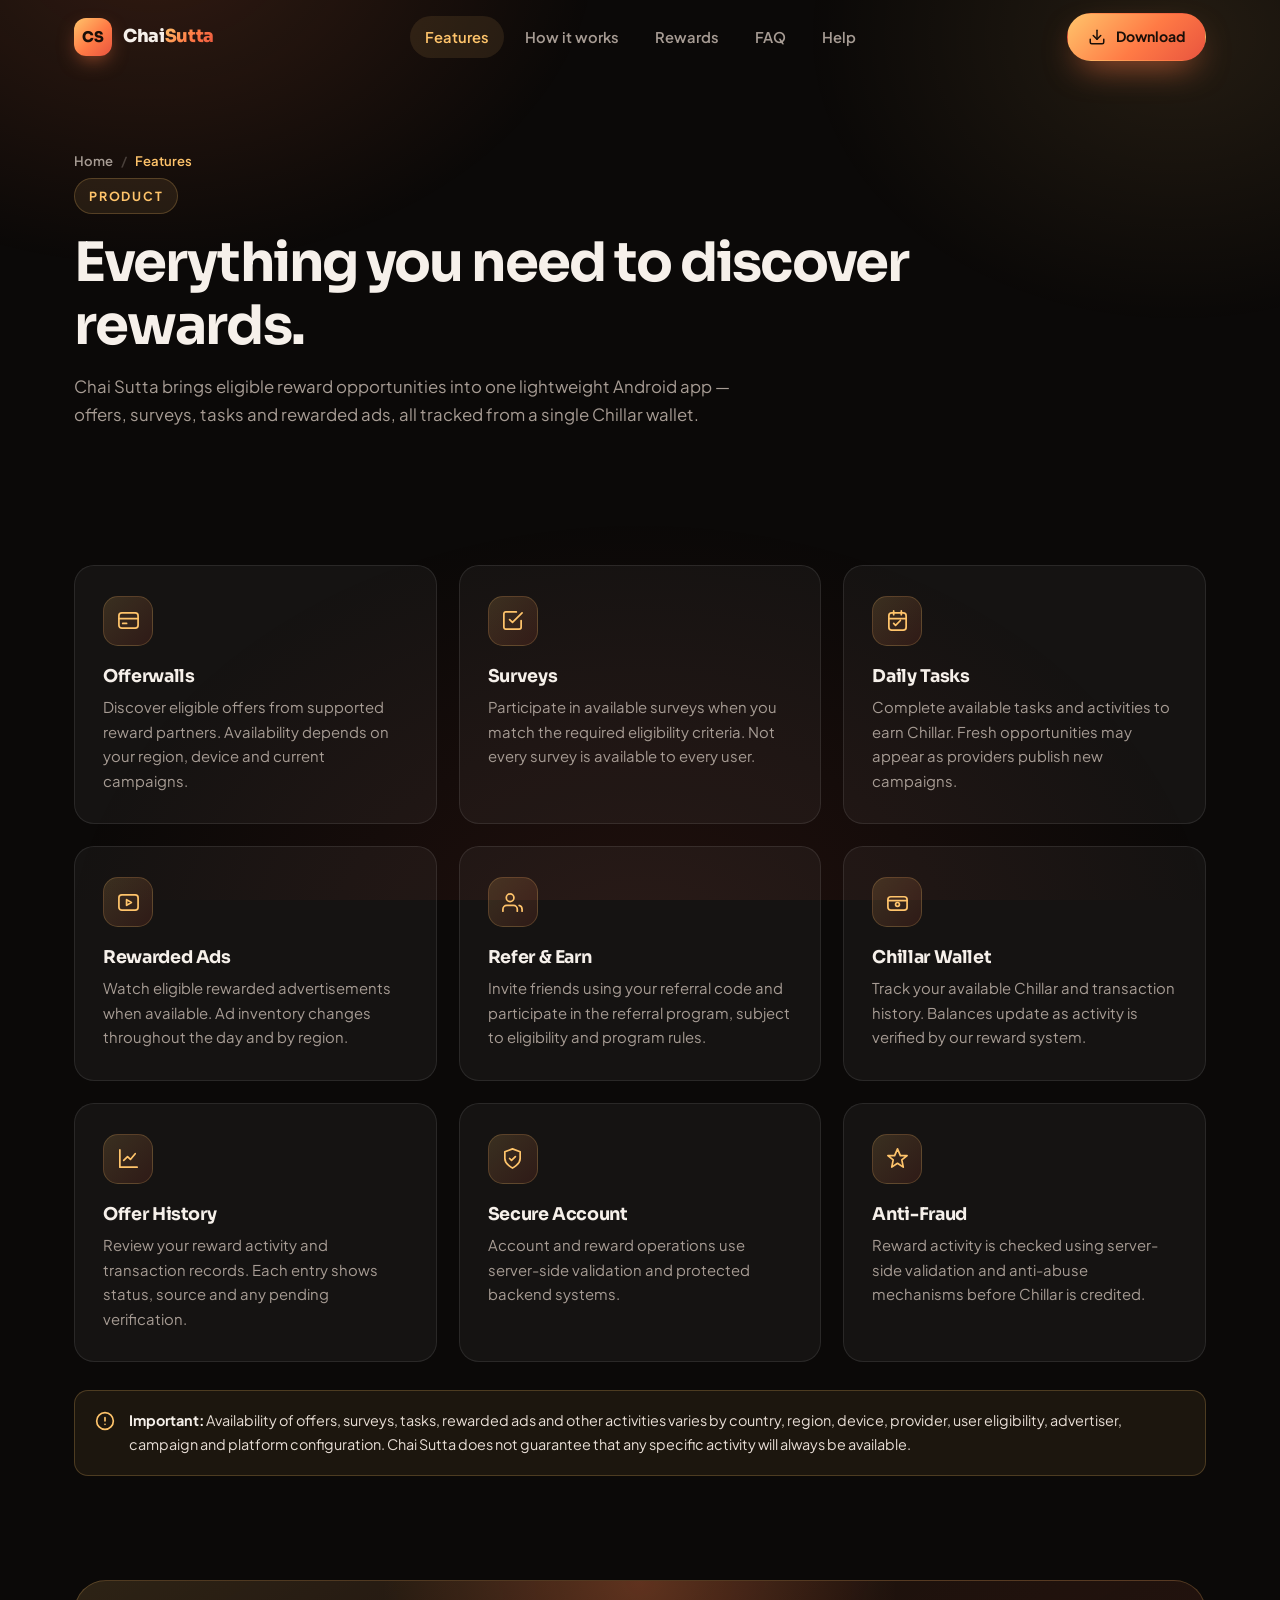
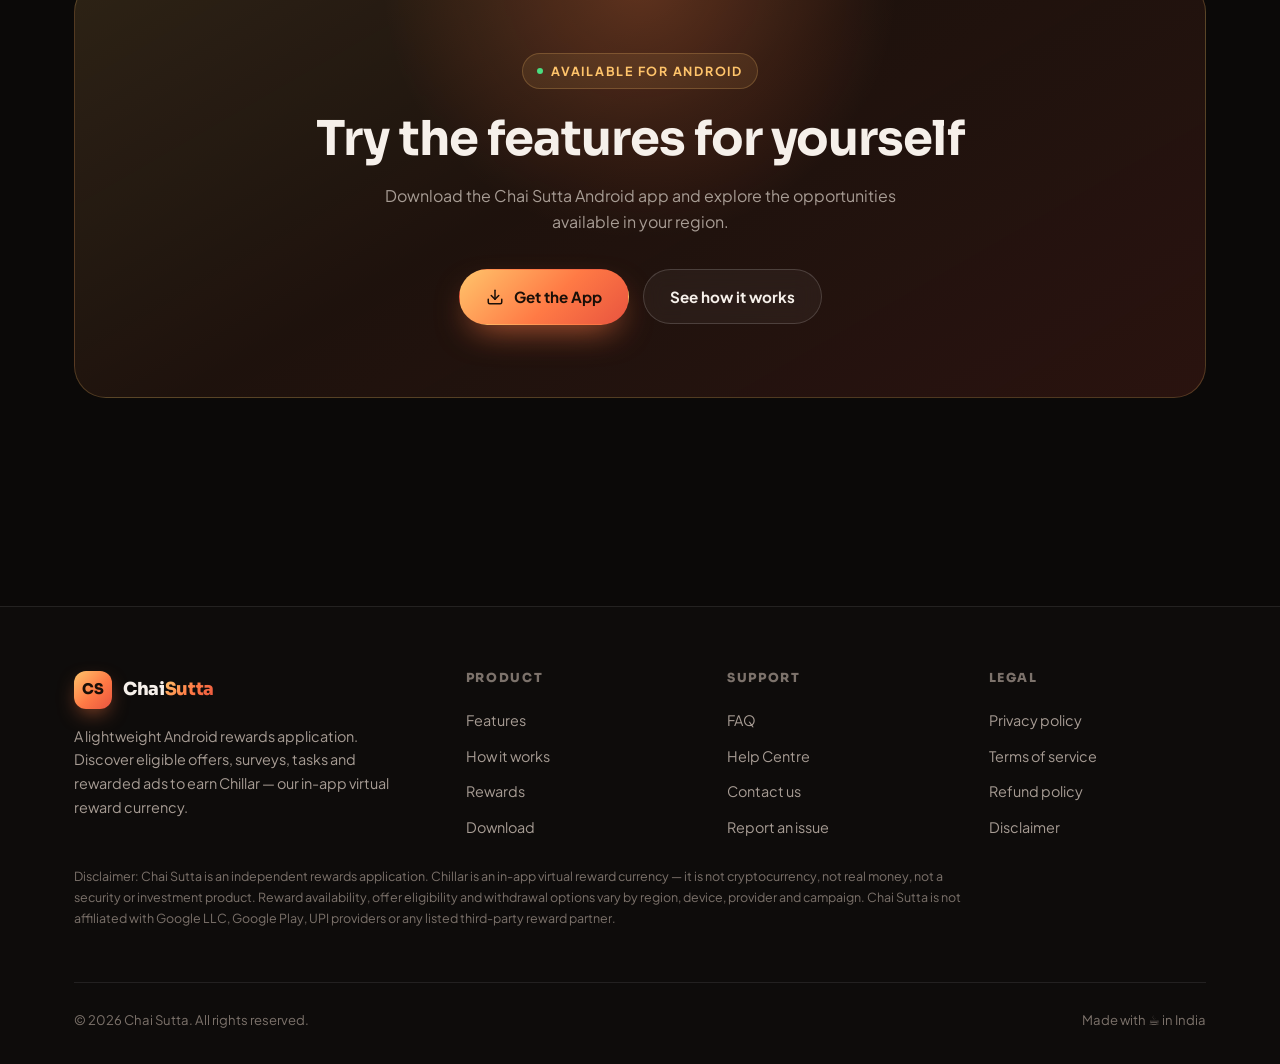
<file: features.html>
<!DOCTYPE html>
<html lang="en">
<head>
<meta charset="UTF-8" />
<meta name="viewport" content="width=device-width, initial-scale=1" />
<meta name="theme-color" content="#0B0908" />
<title>Chai Sutta Features — Explore Rewards, Tasks &amp; Offers</title>
<meta name="description" content="Discover Chai Sutta features: offerwalls, surveys, daily tasks, rewarded ads, referrals and the Chillar wallet — all inside one lightweight Android rewards app." />
<meta name="robots" content="index, follow" />
<link rel="canonical" href="https://chaisutta.app/features.html" />
<meta property="og:title" content="Chai Sutta Features — Explore Rewards, Tasks &amp; Offers" />
<meta property="og:description" content="Offerwalls, surveys, daily tasks, rewarded ads, referrals and the Chillar wallet inside Chai Sutta." />
<meta property="og:type" content="website" />
<link rel="preconnect" href="https://fonts.googleapis.com" />
<link rel="preconnect" href="https://fonts.gstatic.com" crossorigin />
<link href="https://fonts.googleapis.com/css2?family=Plus+Jakarta+Sans:wght@400;500;600;700;800&family=Sora:wght@600;700;800&display=swap" rel="stylesheet" />
<link rel="stylesheet" href="style.css" />
<link rel="icon" href="data:image/svg+xml,%3Csvg xmlns='http://www.w3.org/2000/svg' viewBox='0 0 100 100'%3E%3Crect width='100' height='100' rx='24' fill='%23FF7A45'/%3E%3Ctext x='50' y='68' font-size='54' font-family='Arial' font-weight='bold' text-anchor='middle' fill='%230B0908'%3ECS%3C/text%3E%3C/svg%3E" />
</head>
<body>

<header class="nav" id="nav">
  <div class="container nav-inner">
    <a href="index.html" class="brand" aria-label="Chai Sutta home">
      <span class="brand-mark">CS</span><span>Chai<span class="grad-text">Sutta</span></span>
    </a>
    <nav class="nav-links" id="navLinks">
      <a href="features.html" class="active">Features</a>
      <a href="how-it-works.html">How it works</a>
      <a href="rewards.html">Rewards</a>
      <a href="faq.html">FAQ</a>
      <a href="help.html">Help</a>
    </nav>
    <div class="nav-cta">
      <a href="download.html" class="btn btn-primary btn-sm">
        <svg viewBox="0 0 24 24" fill="none" stroke="currentColor" stroke-width="2" stroke-linecap="round" stroke-linejoin="round"><path d="M21 15v4a2 2 0 0 1-2 2H5a2 2 0 0 1-2-2v-4"/><path d="M7 10l5 5 5-5"/><path d="M12 15V3"/></svg>
        Download
      </a>
      <button class="burger" id="burger" aria-label="Toggle menu" aria-expanded="false"><span></span></button>
    </div>
  </div>
</header>

<main>
  <section class="page-hero">
    <div class="container">
      <nav class="breadcrumb reveal" aria-label="Breadcrumb">
        <a href="index.html">Home</a><span class="sep">/</span><span aria-current="page">Features</span>
      </nav>
      <span class="eyebrow reveal">Product</span>
      <h1 class="reveal">Everything you need to discover rewards.</h1>
      <p class="lead reveal">Chai Sutta brings eligible reward opportunities into one lightweight Android app — offers, surveys, tasks and rewarded ads, all tracked from a single Chillar wallet.</p>
    </div>
  </section>

  <section class="section-pad" style="padding-top:24px">
    <div class="container">
      <div class="grid-3">

        <article class="card reveal">
          <div class="card-icon"><svg viewBox="0 0 24 24" fill="none" stroke="currentColor" stroke-width="1.8" stroke-linecap="round" stroke-linejoin="round"><rect x="2" y="4" width="20" height="16" rx="3"/><path d="M2 10h20"/><path d="M6 15h4"/></svg></div>
          <h3>Offerwalls</h3>
          <p>Discover eligible offers from supported reward partners. Availability depends on your region, device and current campaigns.</p>
        </article>

        <article class="card reveal">
          <div class="card-icon"><svg viewBox="0 0 24 24" fill="none" stroke="currentColor" stroke-width="1.8" stroke-linecap="round" stroke-linejoin="round"><path d="M9 11l3 3L22 4"/><path d="M21 12v7a2 2 0 0 1-2 2H5a2 2 0 0 1-2-2V5a2 2 0 0 1 2-2h11"/></svg></div>
          <h3>Surveys</h3>
          <p>Participate in available surveys when you match the required eligibility criteria. Not every survey is available to every user.</p>
        </article>

        <article class="card reveal">
          <div class="card-icon"><svg viewBox="0 0 24 24" fill="none" stroke="currentColor" stroke-width="1.8" stroke-linecap="round" stroke-linejoin="round"><rect x="3" y="4" width="18" height="18" rx="3"/><path d="M8 2v4M16 2v4M3 10h18M8 15l2 2 5-5"/></svg></div>
          <h3>Daily Tasks</h3>
          <p>Complete available tasks and activities to earn Chillar. Fresh opportunities may appear as providers publish new campaigns.</p>
        </article>

        <article class="card reveal">
          <div class="card-icon"><svg viewBox="0 0 24 24" fill="none" stroke="currentColor" stroke-width="1.8" stroke-linecap="round" stroke-linejoin="round"><rect x="2" y="4" width="20" height="16" rx="3"/><path d="M10 9l5 3-5 3V9z"/></svg></div>
          <h3>Rewarded Ads</h3>
          <p>Watch eligible rewarded advertisements when available. Ad inventory changes throughout the day and by region.</p>
        </article>

        <article class="card reveal">
          <div class="card-icon"><svg viewBox="0 0 24 24" fill="none" stroke="currentColor" stroke-width="1.8" stroke-linecap="round" stroke-linejoin="round"><path d="M17 21v-2a4 4 0 0 0-4-4H6a4 4 0 0 0-4 4v2"/><circle cx="9.5" cy="7" r="4"/><path d="M22 21v-2a4 4 0 0 0-3-3.87"/></svg></div>
          <h3>Refer &amp; Earn</h3>
          <p>Invite friends using your referral code and participate in the referral program, subject to eligibility and program rules.</p>
        </article>

        <article class="card reveal">
          <div class="card-icon"><svg viewBox="0 0 24 24" fill="none" stroke="currentColor" stroke-width="1.8" stroke-linecap="round" stroke-linejoin="round"><rect x="2" y="6" width="20" height="14" rx="3"/><path d="M2 10h20"/><circle cx="12" cy="14" r="2"/></svg></div>
          <h3>Chillar Wallet</h3>
          <p>Track your available Chillar and transaction history. Balances update as activity is verified by our reward system.</p>
        </article>

        <article class="card reveal">
          <div class="card-icon"><svg viewBox="0 0 24 24" fill="none" stroke="currentColor" stroke-width="1.8" stroke-linecap="round" stroke-linejoin="round"><path d="M3 3v18h18"/><path d="M7 14l4-4 3 3 5-6"/></svg></div>
          <h3>Offer History</h3>
          <p>Review your reward activity and transaction records. Each entry shows status, source and any pending verification.</p>
        </article>

        <article class="card reveal">
          <div class="card-icon"><svg viewBox="0 0 24 24" fill="none" stroke="currentColor" stroke-width="1.8" stroke-linecap="round" stroke-linejoin="round"><path d="M12 22s8-4 8-10V5l-8-3-8 3v7c0 6 8 10 8 10z"/><path d="M9 12l2 2 4-4"/></svg></div>
          <h3>Secure Account</h3>
          <p>Account and reward operations use server-side validation and protected backend systems.</p>
        </article>

        <article class="card reveal">
          <div class="card-icon"><svg viewBox="0 0 24 24" fill="none" stroke="currentColor" stroke-width="1.8" stroke-linecap="round" stroke-linejoin="round"><path d="M12 2l3 7h7l-5.5 4.5L18 21l-6-4-6 4 1.5-7.5L2 9h7z"/></svg></div>
          <h3>Anti-Fraud</h3>
          <p>Reward activity is checked using server-side validation and anti-abuse mechanisms before Chillar is credited.</p>
        </article>

      </div>

      <div class="note reveal" role="note">
        <svg viewBox="0 0 24 24" fill="none" stroke="currentColor" stroke-width="2" stroke-linecap="round" stroke-linejoin="round"><circle cx="12" cy="12" r="10"/><path d="M12 8v4M12 16h.01"/></svg>
        <div>
          <strong>Important:</strong> Availability of offers, surveys, tasks, rewarded ads and other activities varies by
          country, region, device, provider, user eligibility, advertiser, campaign and platform configuration.
          Chai Sutta does not guarantee that any specific activity will always be available.
        </div>
      </div>
    </div>
  </section>

  <section class="section-pad" style="padding-top:0">
    <div class="container">
      <div class="cta-box reveal">
        <span class="eyebrow"><span class="pulse"></span> Available for Android</span>
        <h2 style="margin-top:22px">Try the features for yourself</h2>
        <p>Download the Chai Sutta Android app and explore the opportunities available in your region.</p>
        <div class="cta-actions">
          <a href="download.html" class="btn btn-primary">
            <svg viewBox="0 0 24 24" fill="none" stroke="currentColor" stroke-width="2" stroke-linecap="round" stroke-linejoin="round"><path d="M21 15v4a2 2 0 0 1-2 2H5a2 2 0 0 1-2-2v-4"/><path d="M7 10l5 5 5-5"/><path d="M12 15V3"/></svg>
            Get the App
          </a>
          <a href="how-it-works.html" class="btn btn-ghost">See how it works</a>
        </div>
      </div>
    </div>
  </section>
</main>

<footer>
  <div class="container">
    <div class="foot-grid">
      <div class="foot-brand">
        <a href="index.html" class="brand"><span class="brand-mark">CS</span><span>Chai<span class="grad-text">Sutta</span></span></a>
        <p>A lightweight Android rewards application. Discover eligible offers, surveys, tasks and rewarded ads to earn Chillar — our in-app virtual reward currency.</p>
      </div>
      <div class="foot-col"><h4>Product</h4>
        <a href="features.html">Features</a><a href="how-it-works.html">How it works</a><a href="rewards.html">Rewards</a><a href="download.html">Download</a></div>
      <div class="foot-col"><h4>Support</h4>
        <a href="faq.html">FAQ</a><a href="help.html">Help Centre</a><a href="contact.html">Contact us</a><a href="report-issue.html">Report an issue</a></div>
      <div class="foot-col"><h4>Legal</h4>
        <a href="privacy.html">Privacy policy</a><a href="terms.html">Terms of service</a><a href="refund.html">Refund policy</a><a href="disclaimer.html">Disclaimer</a></div>
    </div>
    <p class="disclaimer">Disclaimer: Chai Sutta is an independent rewards application. Chillar is an in-app virtual reward currency — it is not cryptocurrency, not real money, not a security or investment product. Reward availability, offer eligibility and withdrawal options vary by region, device, provider and campaign. Chai Sutta is not affiliated with Google LLC, Google Play, UPI providers or any listed third-party reward partner.</p>
    <div class="foot-bottom"><span>© <span id="year">2025</span> Chai Sutta. All rights reserved.</span><span>Made with ☕ in India</span></div>
  </div>
</footer>

<script src="script.js" defer></script>
</body>
</html>
</file>
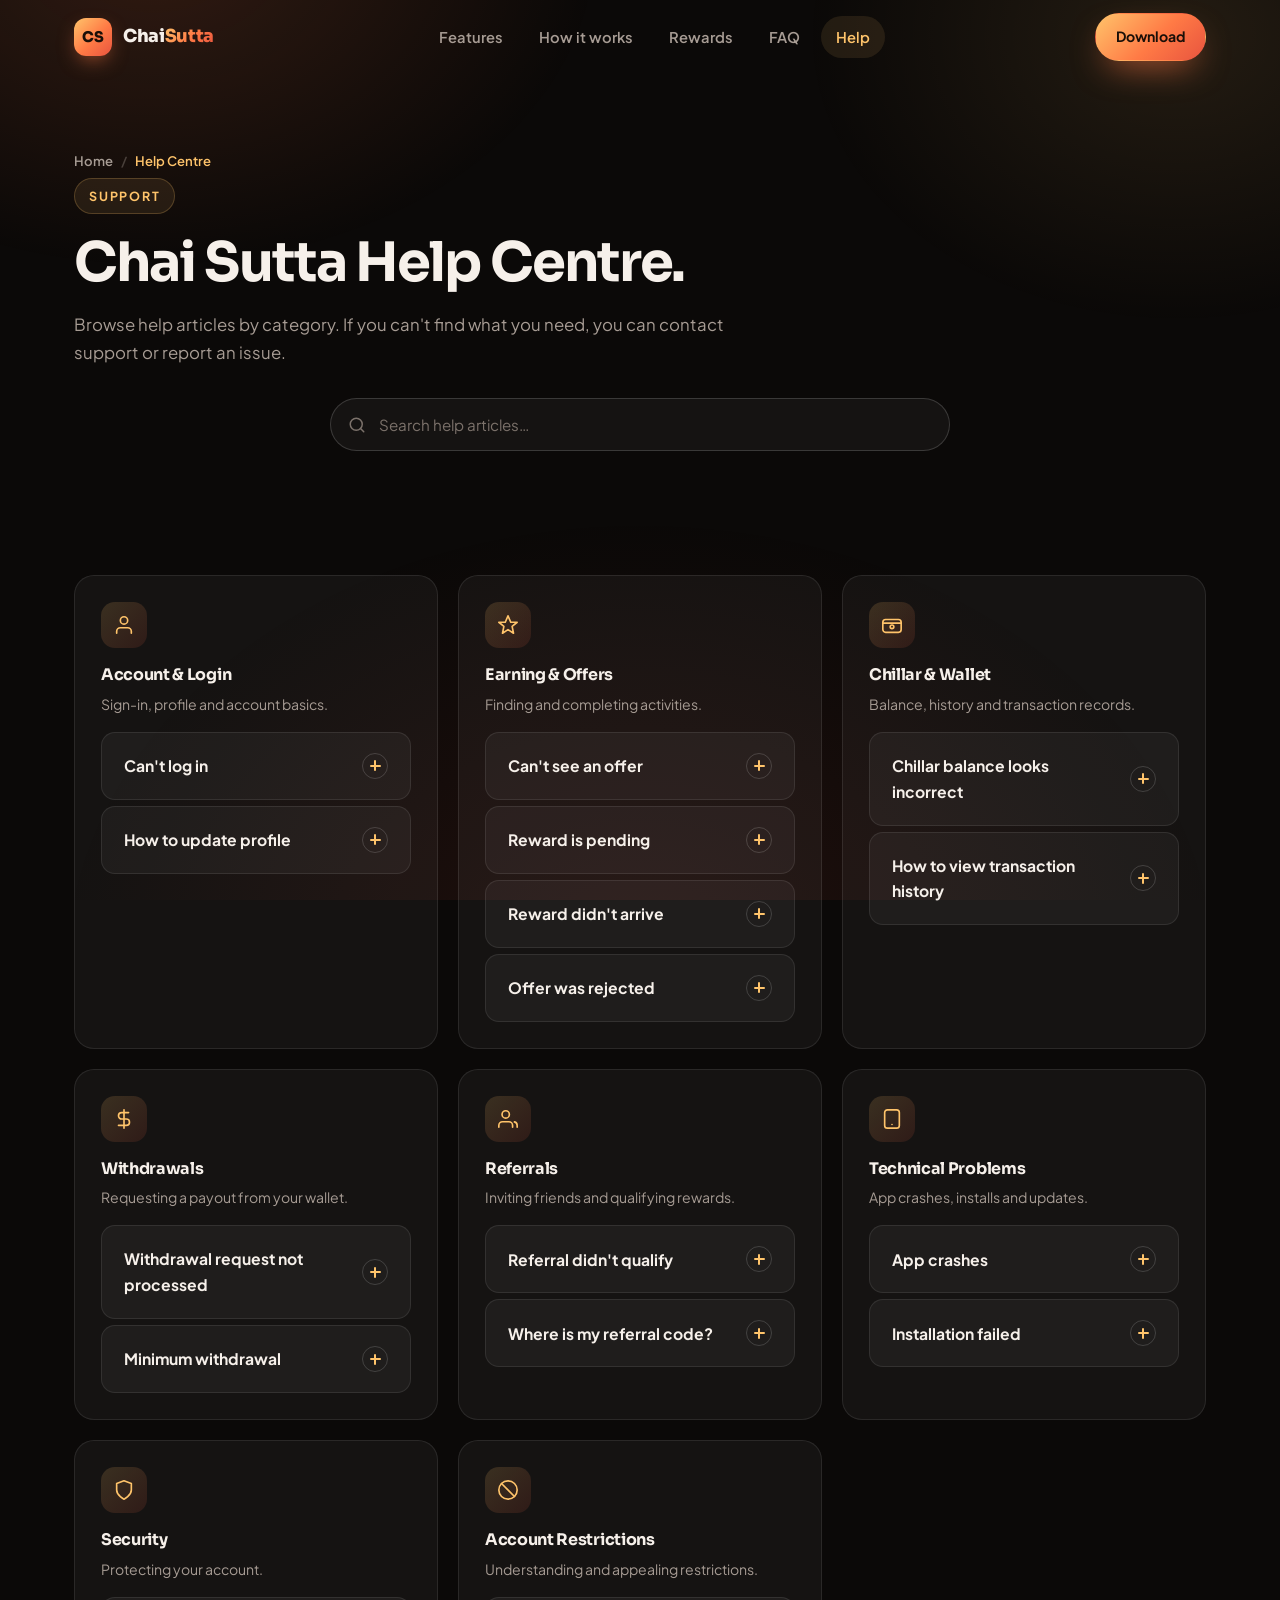
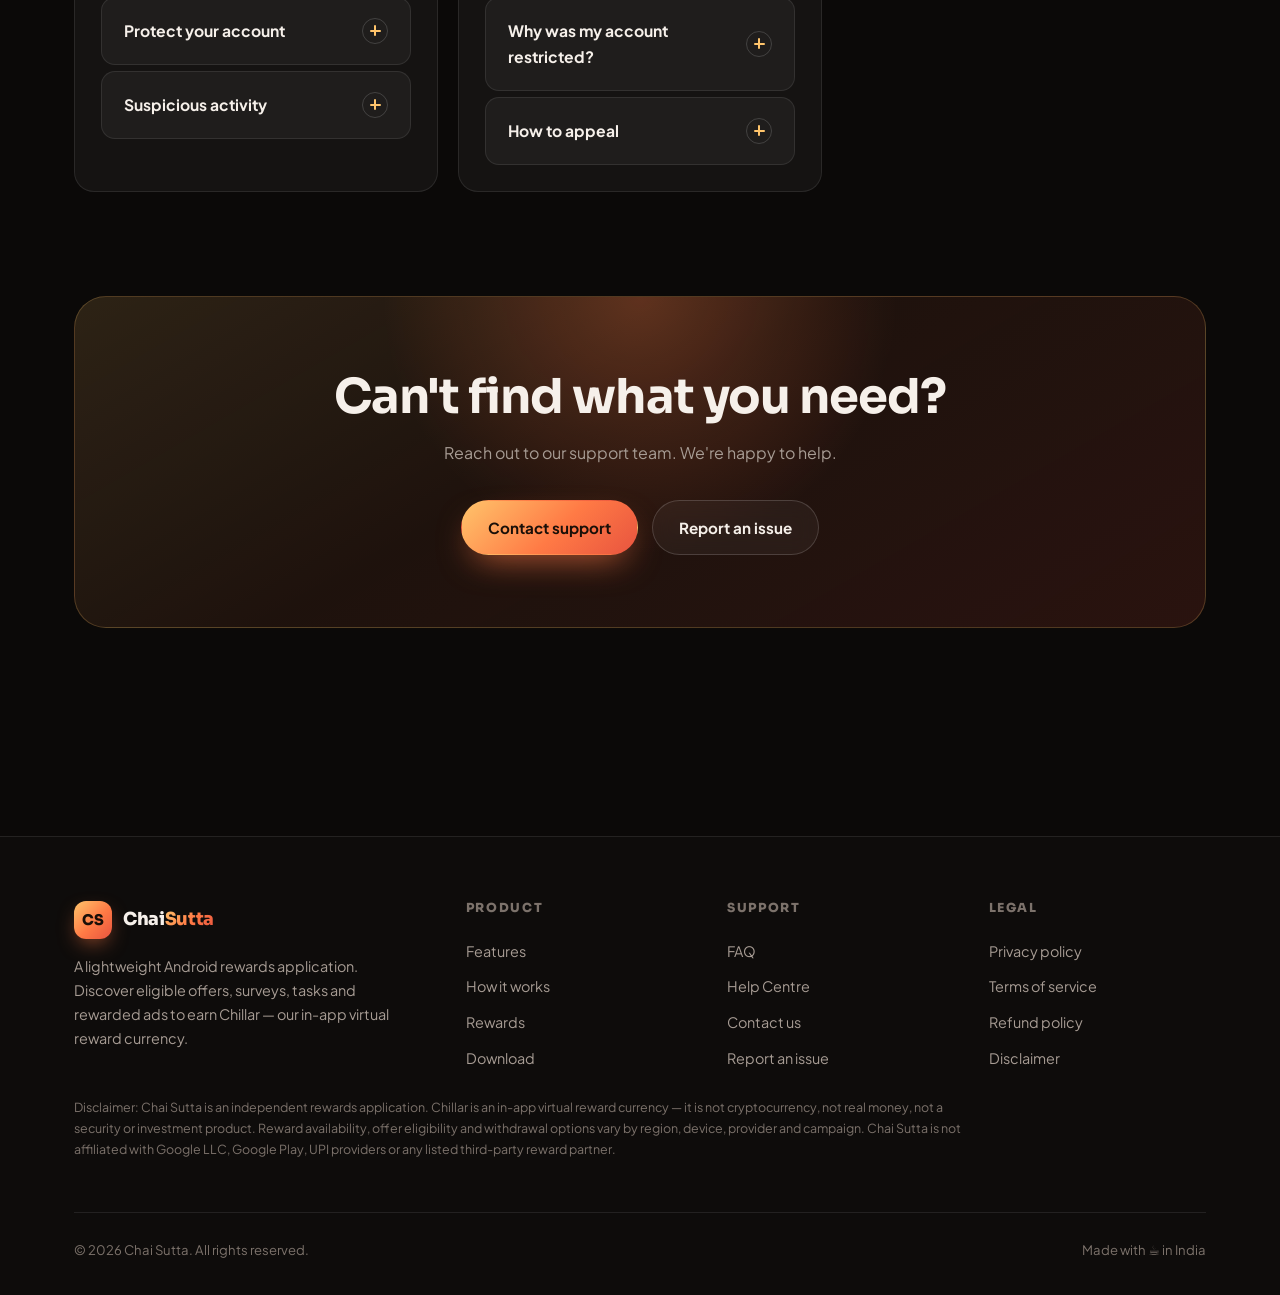
<file: help.html>
<!DOCTYPE html>
<html lang="en">
<head>
<meta charset="UTF-8" />
<meta name="viewport" content="width=device-width, initial-scale=1" />
<meta name="theme-color" content="#0B0908" />
<title>Chai Sutta Help Centre</title>
<meta name="description" content="Browse help articles for accounts, offers, Chillar wallet, withdrawals, referrals, technical issues, security and account restrictions." />
<meta name="robots" content="index, follow" />
<link rel="canonical" href="https://chaisutta.app/help.html" />
<meta property="og:title" content="Chai Sutta Help Centre" />
<meta property="og:description" content="Help articles for accounts, offers, Chillar wallet, withdrawals, referrals and technical issues." />
<meta property="og:type" content="website" />
<link rel="preconnect" href="https://fonts.googleapis.com" />
<link rel="preconnect" href="https://fonts.gstatic.com" crossorigin />
<link href="https://fonts.googleapis.com/css2?family=Plus+Jakarta+Sans:wght@400;500;600;700;800&family=Sora:wght@600;700;800&display=swap" rel="stylesheet" />
<link rel="stylesheet" href="style.css" />
</head>
<body>

<header class="nav" id="nav">
  <div class="container nav-inner">
    <a href="index.html" class="brand"><span class="brand-mark">CS</span><span>Chai<span class="grad-text">Sutta</span></span></a>
    <nav class="nav-links" id="navLinks">
      <a href="features.html">Features</a>
      <a href="how-it-works.html">How it works</a>
      <a href="rewards.html">Rewards</a>
      <a href="faq.html">FAQ</a>
      <a href="help.html" class="active">Help</a>
    </nav>
    <div class="nav-cta">
      <a href="download.html" class="btn btn-primary btn-sm">Download</a>
      <button class="burger" id="burger" aria-label="Toggle menu" aria-expanded="false"><span></span></button>
    </div>
  </div>
</header>

<main>
  <section class="page-hero">
    <div class="container">
      <nav class="breadcrumb reveal" aria-label="Breadcrumb">
        <a href="index.html">Home</a><span class="sep">/</span><span aria-current="page">Help Centre</span>
      </nav>
      <span class="eyebrow reveal">Support</span>
      <h1 class="reveal">Chai Sutta Help Centre.</h1>
      <p class="lead reveal">Browse help articles by category. If you can't find what you need, you can contact support or report an issue.</p>

      <div class="search-wrap reveal">
        <svg viewBox="0 0 24 24" fill="none" stroke="currentColor" stroke-width="2" stroke-linecap="round" stroke-linejoin="round"><circle cx="11" cy="11" r="8"/><path d="m21 21-4.3-4.3"/></svg>
        <input type="search" id="faqSearch" class="search-input" placeholder="Search help articles…" aria-label="Search help articles" />
      </div>
    </div>
  </section>

  <section class="section-pad" style="padding-top:16px">
    <div class="container">

      <div class="help-grid">

        <!-- Account & Login -->
        <article class="help-card reveal" data-searchable="account login can't log in profile update password otp">
          <div class="ic"><svg viewBox="0 0 24 24" width="22" height="22" fill="none" stroke="currentColor" stroke-width="1.8" stroke-linecap="round" stroke-linejoin="round"><path d="M20 21v-2a4 4 0 0 0-4-4H8a4 4 0 0 0-4 4v2"/><circle cx="12" cy="7" r="4"/></svg></div>
          <h3>Account &amp; Login</h3>
          <p>Sign-in, profile and account basics.</p>
          <div class="article-list" data-accordion-single>
            <div class="faq-item"><button class="faq-q" aria-expanded="false">Can't log in<span class="plus" aria-hidden="true"></span></button><div class="faq-a"><div class="faq-a-inner"><p>Confirm you are using the mobile number registered with your Chai Sutta account, check that you have network connectivity, and request a fresh OTP if needed. If the problem persists, contact support with your User ID.</p></div></div></div>
            <div class="faq-item"><button class="faq-q" aria-expanded="false">How to update profile<span class="plus" aria-hidden="true"></span></button><div class="faq-a"><div class="faq-a-inner"><p>Open the app, go to your account screen and edit the fields that are marked as editable. Some fields (such as the registered mobile number) may not be changeable directly and may require contacting support.</p></div></div></div>
          </div>
        </article>

        <!-- Earning & Offers -->
        <article class="help-card reveal" data-searchable="earning offers offerwall can't see offer reward pending rejected reversed survey task">
          <div class="ic"><svg viewBox="0 0 24 24" width="22" height="22" fill="none" stroke="currentColor" stroke-width="1.8" stroke-linecap="round" stroke-linejoin="round"><path d="M12 2l3 7h7l-5.5 4.5L18 21l-6-4-6 4 1.5-7.5L2 9h7z"/></svg></div>
          <h3>Earning &amp; Offers</h3>
          <p>Finding and completing activities.</p>
          <div class="article-list" data-accordion-single>
            <div class="faq-item"><button class="faq-q" aria-expanded="false">Can't see an offer<span class="plus" aria-hidden="true"></span></button><div class="faq-a"><div class="faq-a-inner"><p>Offer visibility depends on your region, device, provider, campaign and eligibility. Try refreshing the list, checking your connection, and revisiting later — new offers are added as campaigns go live.</p></div></div></div>
            <div class="faq-item"><button class="faq-q" aria-expanded="false">Reward is pending<span class="plus" aria-hidden="true"></span></button><div class="faq-a"><div class="faq-a-inner"><p>Many third-party activities require a verification period before the reward is confirmed. If a reward stays pending significantly longer than usual, please report it with the offer ID and your User ID.</p></div></div></div>
            <div class="faq-item"><button class="faq-q" aria-expanded="false">Reward didn't arrive<span class="plus" aria-hidden="true"></span></button><div class="faq-a"><div class="faq-a-inner"><p>Make sure you completed the offer's requirements exactly. Some offers require reaching a certain level, completing a purchase or finishing a survey in one sitting. If you believe you met the requirements, please <a href="report-issue.html">report the issue</a>.</p></div></div></div>
            <div class="faq-item"><button class="faq-q" aria-expanded="false">Offer was rejected<span class="plus" aria-hidden="true"></span></button><div class="faq-a"><div class="faq-a-inner"><p>Rejections usually mean the provider could not verify completion, or the activity did not meet the offer's requirements. You can submit a report with the offer ID if you believe the rejection was incorrect.</p></div></div></div>
          </div>
        </article>

        <!-- Chillar & Wallet -->
        <article class="help-card reveal" data-searchable="chillar wallet balance incorrect transaction history coin">
          <div class="ic"><svg viewBox="0 0 24 24" width="22" height="22" fill="none" stroke="currentColor" stroke-width="1.8" stroke-linecap="round" stroke-linejoin="round"><rect x="2" y="6" width="20" height="14" rx="3"/><path d="M2 10h20"/><circle cx="12" cy="14" r="2"/></svg></div>
          <h3>Chillar &amp; Wallet</h3>
          <p>Balance, history and transaction records.</p>
          <div class="article-list" data-accordion-single>
            <div class="faq-item"><button class="faq-q" aria-expanded="false">Chillar balance looks incorrect<span class="plus" aria-hidden="true"></span></button><div class="faq-a"><div class="faq-a-inner"><p>Balances update as activities are verified. Pending items are not counted as available Chillar. If you believe your balance is wrong after checking your transaction history, please contact support.</p></div></div></div>
            <div class="faq-item"><button class="faq-q" aria-expanded="false">How to view transaction history<span class="plus" aria-hidden="true"></span></button><div class="faq-a"><div class="faq-a-inner"><p>Open the Wallet section of the app. Every credit, reversal and withdrawal is listed with a status and timestamp.</p></div></div></div>
          </div>
        </article>

        <!-- Withdrawals -->
        <article class="help-card reveal" data-searchable="withdrawals withdraw cashout payout upi min">
          <div class="ic"><svg viewBox="0 0 24 24" width="22" height="22" fill="none" stroke="currentColor" stroke-width="1.8" stroke-linecap="round" stroke-linejoin="round"><path d="M12 2v20"/><path d="M17 5H9.5a3.5 3.5 0 0 0 0 7h5a3.5 3.5 0 0 1 0 7H6"/></svg></div>
          <h3>Withdrawals</h3>
          <p>Requesting a payout from your wallet.</p>
          <div class="article-list" data-accordion-single>
            <div class="faq-item"><button class="faq-q" aria-expanded="false">Withdrawal request not processed<span class="plus" aria-hidden="true"></span></button><div class="faq-a"><div class="faq-a-inner"><p>Withdrawals can take time depending on region and provider. Check the status in your wallet history. If it stays in a pending state beyond the expected window shown in the app, please report the issue.</p></div></div></div>
            <div class="faq-item"><button class="faq-q" aria-expanded="false">Minimum withdrawal<span class="plus" aria-hidden="true"></span></button><div class="faq-a"><div class="faq-a-inner"><p>Minimum thresholds and available withdrawal methods are shown in the app at the time of your request. They can vary by region and may change over time.</p></div></div></div>
          </div>
        </article>

        <!-- Referrals -->
        <article class="help-card reveal" data-searchable="referrals referral code invite friend qualify">
          <div class="ic"><svg viewBox="0 0 24 24" width="22" height="22" fill="none" stroke="currentColor" stroke-width="1.8" stroke-linecap="round" stroke-linejoin="round"><path d="M17 21v-2a4 4 0 0 0-4-4H6a4 4 0 0 0-4 4v2"/><circle cx="9.5" cy="7" r="4"/><path d="M22 21v-2a4 4 0 0 0-3-3.87"/></svg></div>
          <h3>Referrals</h3>
          <p>Inviting friends and qualifying rewards.</p>
          <div class="article-list" data-accordion-single>
            <div class="faq-item"><button class="faq-q" aria-expanded="false">Referral didn't qualify<span class="plus" aria-hidden="true"></span></button><div class="faq-a"><div class="faq-a-inner"><p>Referrals only qualify when the invited user meets the program's requirements (for example, completing a first eligible activity). Self-referrals and duplicate accounts do not qualify.</p></div></div></div>
            <div class="faq-item"><button class="faq-q" aria-expanded="false">Where is my referral code?<span class="plus" aria-hidden="true"></span></button><div class="faq-a"><div class="faq-a-inner"><p>Open the Refer &amp; Earn section in the app to see your code and share it with friends.</p></div></div></div>
          </div>
        </article>

        <!-- Technical -->
        <article class="help-card reveal" data-searchable="technical app crashes bug update install apk">
          <div class="ic"><svg viewBox="0 0 24 24" width="22" height="22" fill="none" stroke="currentColor" stroke-width="1.8" stroke-linecap="round" stroke-linejoin="round"><rect x="4" y="2" width="16" height="20" rx="3"/><path d="M12 18h.01"/></svg></div>
          <h3>Technical Problems</h3>
          <p>App crashes, installs and updates.</p>
          <div class="article-list" data-accordion-single>
            <div class="faq-item"><button class="faq-q" aria-expanded="false">App crashes<span class="plus" aria-hidden="true"></span></button><div class="faq-a"><div class="faq-a-inner"><p>Force-close and reopen the app, make sure you're on the latest version, and try clearing the app cache from Android settings. If the crash persists, <a href="report-issue.html">report the issue</a> with your device model and Android version.</p></div></div></div>
            <div class="faq-item"><button class="faq-q" aria-expanded="false">Installation failed<span class="plus" aria-hidden="true"></span></button><div class="faq-a"><div class="faq-a-inner"><p>Confirm you have enough free storage, that the download completed fully, and that your Android version meets the minimum requirement. Only install the APK from the official Chai Sutta website.</p></div></div></div>
          </div>
        </article>

        <!-- Security -->
        <article class="help-card reveal" data-searchable="security password otp phishing protect account">
          <div class="ic"><svg viewBox="0 0 24 24" width="22" height="22" fill="none" stroke="currentColor" stroke-width="1.8" stroke-linecap="round" stroke-linejoin="round"><path d="M12 22s8-4 8-10V5l-8-3-8 3v7c0 6 8 10 8 10z"/></svg></div>
          <h3>Security</h3>
          <p>Protecting your account.</p>
          <div class="article-list" data-accordion-single>
            <div class="faq-item"><button class="faq-q" aria-expanded="false">Protect your account<span class="plus" aria-hidden="true"></span></button><div class="faq-a"><div class="faq-a-inner"><p>Never share your OTP, password or account credentials with anyone — including people claiming to be from Chai Sutta support. Our team will never ask you for these.</p></div></div></div>
            <div class="faq-item"><button class="faq-q" aria-expanded="false">Suspicious activity<span class="plus" aria-hidden="true"></span></button><div class="faq-a"><div class="faq-a-inner"><p>If you notice unfamiliar activity in your wallet or account, immediately contact support and change any credentials you believe may be compromised.</p></div></div></div>
          </div>
        </article>

        <!-- Account Restrictions -->
        <article class="help-card reveal" data-searchable="account restrictions suspended banned appeal fraud">
          <div class="ic"><svg viewBox="0 0 24 24" width="22" height="22" fill="none" stroke="currentColor" stroke-width="1.8" stroke-linecap="round" stroke-linejoin="round"><circle cx="12" cy="12" r="10"/><path d="M4.93 4.93l14.14 14.14"/></svg></div>
          <h3>Account Restrictions</h3>
          <p>Understanding and appealing restrictions.</p>
          <div class="article-list" data-accordion-single>
            <div class="faq-item"><button class="faq-q" aria-expanded="false">Why was my account restricted?<span class="plus" aria-hidden="true"></span></button><div class="faq-a"><div class="faq-a-inner"><p>Account restrictions are usually the result of automated anti-fraud checks or violations of our <a href="terms.html">Terms of Service</a>. If you believe the restriction was applied in error, please contact support with your User ID.</p></div></div></div>
            <div class="faq-item"><button class="faq-q" aria-expanded="false">How to appeal<span class="plus" aria-hidden="true"></span></button><div class="faq-a"><div class="faq-a-inner"><p>Send an email to <a href="mailto:support@chaisutta.app">support@chaisutta.app</a> with your User ID, the reason shown in the app, and any supporting context. Appeals are reviewed case by case.</p></div></div></div>
          </div>
        </article>

      </div>

      <p class="no-results" id="noResults">No matching articles. Try different keywords or <a href="contact.html" style="color:var(--amber)">contact support</a>.</p>
    </div>
  </section>

  <section class="section-pad" style="padding-top:0">
    <div class="container">
      <div class="cta-box reveal">
        <h2>Can't find what you need?</h2>
        <p>Reach out to our support team. We're happy to help.</p>
        <div class="cta-actions">
          <a href="contact.html" class="btn btn-primary">Contact support</a>
          <a href="report-issue.html" class="btn btn-ghost">Report an issue</a>
        </div>
      </div>
    </div>
  </section>
</main>

<footer>
  <div class="container">
    <div class="foot-grid">
      <div class="foot-brand">
        <a href="index.html" class="brand"><span class="brand-mark">CS</span><span>Chai<span class="grad-text">Sutta</span></span></a>
        <p>A lightweight Android rewards application. Discover eligible offers, surveys, tasks and rewarded ads to earn Chillar — our in-app virtual reward currency.</p>
      </div>
      <div class="foot-col"><h4>Product</h4>
        <a href="features.html">Features</a><a href="how-it-works.html">How it works</a><a href="rewards.html">Rewards</a><a href="download.html">Download</a></div>
      <div class="foot-col"><h4>Support</h4>
        <a href="faq.html">FAQ</a><a href="help.html">Help Centre</a><a href="contact.html">Contact us</a><a href="report-issue.html">Report an issue</a></div>
      <div class="foot-col"><h4>Legal</h4>
        <a href="privacy.html">Privacy policy</a><a href="terms.html">Terms of service</a><a href="refund.html">Refund policy</a><a href="disclaimer.html">Disclaimer</a></div>
    </div>
    <p class="disclaimer">Disclaimer: Chai Sutta is an independent rewards application. Chillar is an in-app virtual reward currency — it is not cryptocurrency, not real money, not a security or investment product. Reward availability, offer eligibility and withdrawal options vary by region, device, provider and campaign. Chai Sutta is not affiliated with Google LLC, Google Play, UPI providers or any listed third-party reward partner.</p>
    <div class="foot-bottom"><span>© <span id="year">2025</span> Chai Sutta. All rights reserved.</span><span>Made with ☕ in India</span></div>
  </div>
</footer>

<script src="script.js" defer></script>
</body>
</html>
</file>
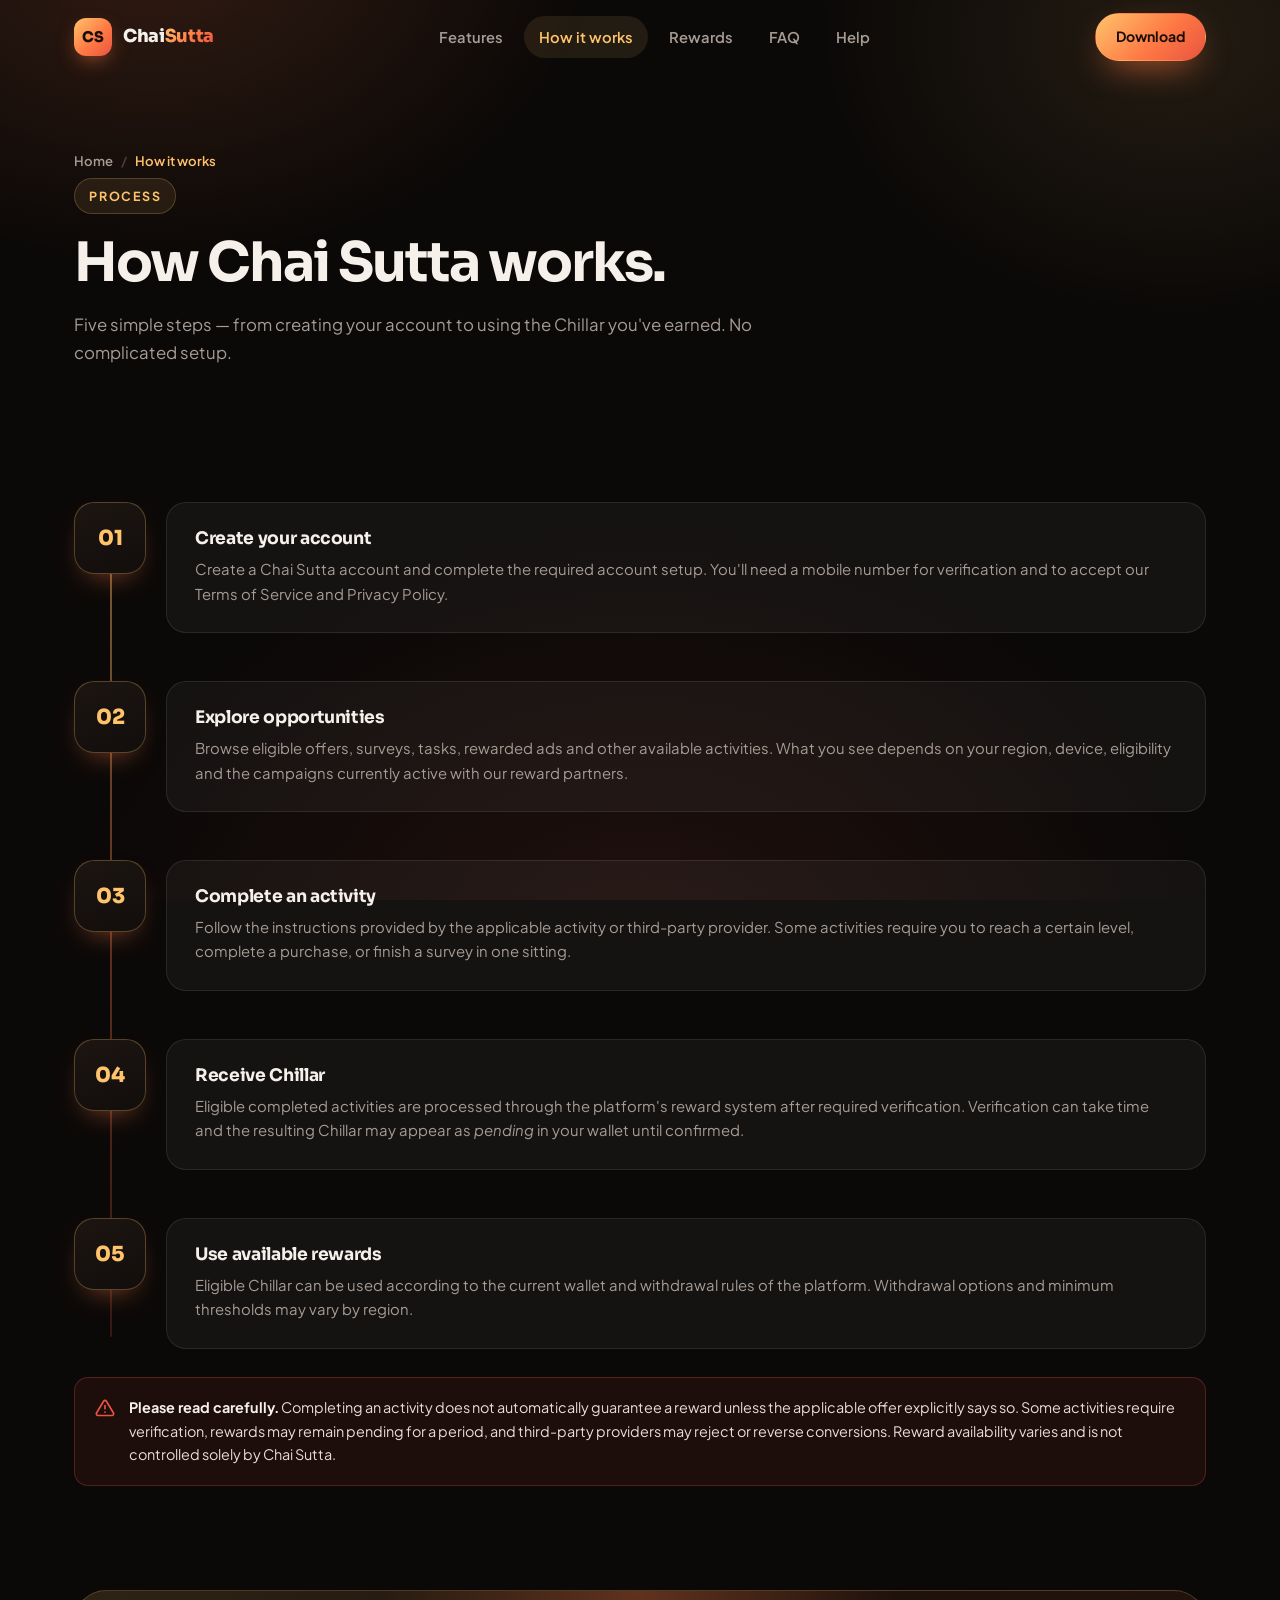
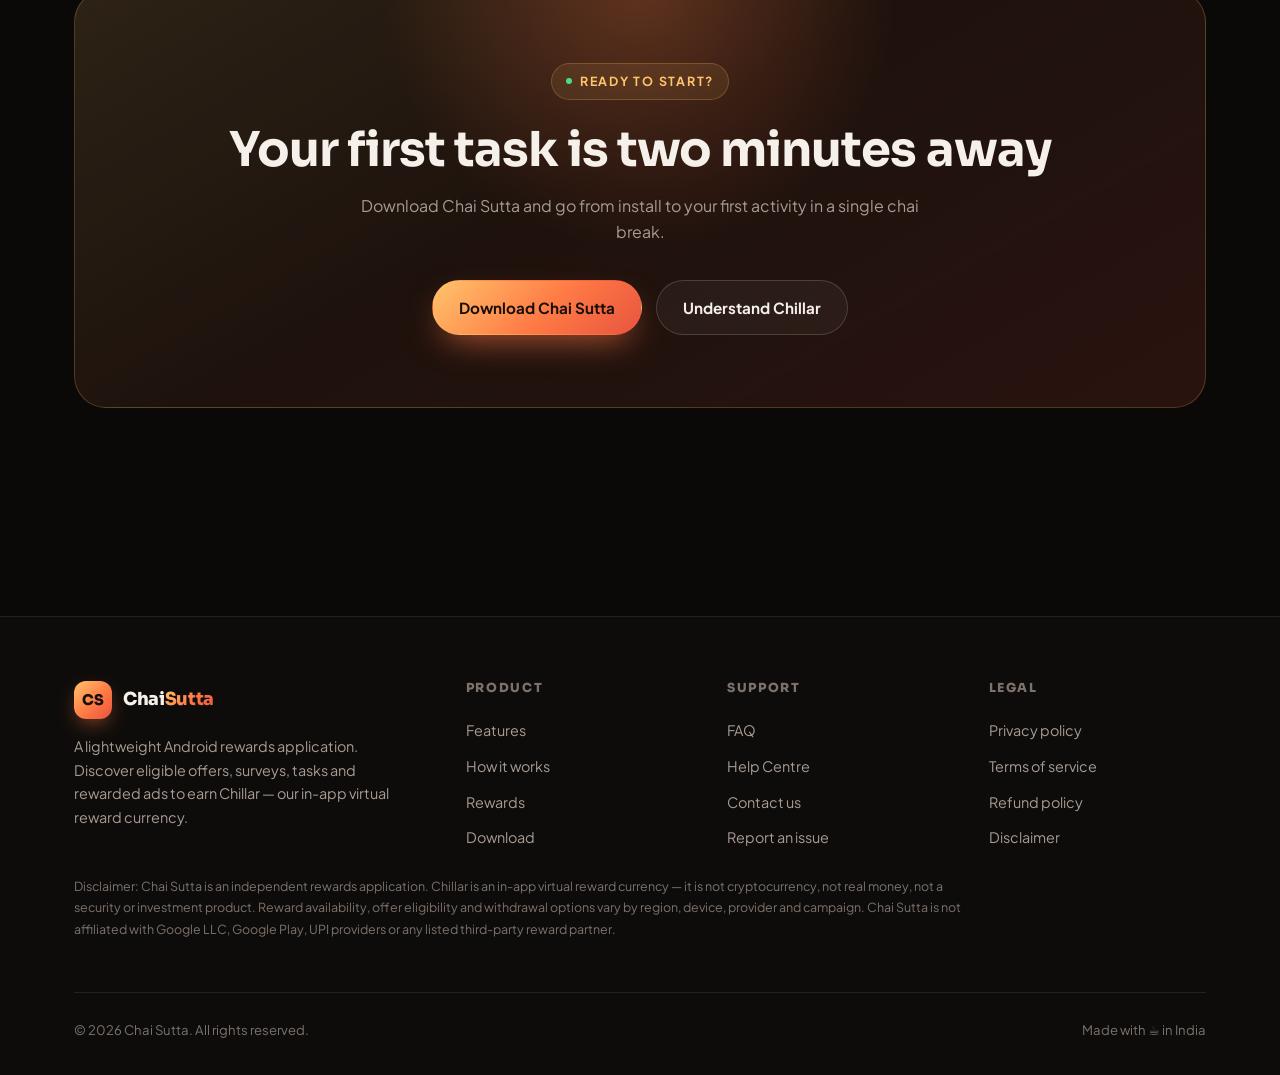
<file: how-it-works.html>
<!DOCTYPE html>
<html lang="en">
<head>
<meta charset="UTF-8" />
<meta name="viewport" content="width=device-width, initial-scale=1" />
<meta name="theme-color" content="#0B0908" />
<title>How Chai Sutta Works — Earn Chillar Through Eligible Activities</title>
<meta name="description" content="Learn how Chai Sutta works: create an account, explore eligible activities, complete offers and receive Chillar after verification." />
<meta name="robots" content="index, follow" />
<link rel="canonical" href="https://chaisutta.app/how-it-works.html" />
<meta property="og:title" content="How Chai Sutta Works — Earn Chillar Through Eligible Activities" />
<meta property="og:description" content="A clear 5-step process from account creation to using available Chillar rewards." />
<meta property="og:type" content="website" />
<link rel="preconnect" href="https://fonts.googleapis.com" />
<link rel="preconnect" href="https://fonts.gstatic.com" crossorigin />
<link href="https://fonts.googleapis.com/css2?family=Plus+Jakarta+Sans:wght@400;500;600;700;800&family=Sora:wght@600;700;800&display=swap" rel="stylesheet" />
<link rel="stylesheet" href="style.css" />
</head>
<body>

<header class="nav" id="nav">
  <div class="container nav-inner">
    <a href="index.html" class="brand"><span class="brand-mark">CS</span><span>Chai<span class="grad-text">Sutta</span></span></a>
    <nav class="nav-links" id="navLinks">
      <a href="features.html">Features</a>
      <a href="how-it-works.html" class="active">How it works</a>
      <a href="rewards.html">Rewards</a>
      <a href="faq.html">FAQ</a>
      <a href="help.html">Help</a>
    </nav>
    <div class="nav-cta">
      <a href="download.html" class="btn btn-primary btn-sm">Download</a>
      <button class="burger" id="burger" aria-label="Toggle menu" aria-expanded="false"><span></span></button>
    </div>
  </div>
</header>

<main>
  <section class="page-hero">
    <div class="container">
      <nav class="breadcrumb reveal" aria-label="Breadcrumb">
        <a href="index.html">Home</a><span class="sep">/</span><span aria-current="page">How it works</span>
      </nav>
      <span class="eyebrow reveal">Process</span>
      <h1 class="reveal">How Chai Sutta works.</h1>
      <p class="lead reveal">Five simple steps — from creating your account to using the Chillar you've earned. No complicated setup.</p>
    </div>
  </section>

  <section class="section-pad" style="padding-top:16px">
    <div class="container">

      <div class="timeline">

        <div class="tl-item reveal">
          <div class="tl-num">01</div>
          <div class="tl-body">
            <h3>Create your account</h3>
            <p>Create a Chai Sutta account and complete the required account setup. You'll need a mobile number for verification and to accept our Terms of Service and Privacy Policy.</p>
          </div>
        </div>

        <div class="tl-item reveal">
          <div class="tl-num">02</div>
          <div class="tl-body">
            <h3>Explore opportunities</h3>
            <p>Browse eligible offers, surveys, tasks, rewarded ads and other available activities. What you see depends on your region, device, eligibility and the campaigns currently active with our reward partners.</p>
          </div>
        </div>

        <div class="tl-item reveal">
          <div class="tl-num">03</div>
          <div class="tl-body">
            <h3>Complete an activity</h3>
            <p>Follow the instructions provided by the applicable activity or third-party provider. Some activities require you to reach a certain level, complete a purchase, or finish a survey in one sitting.</p>
          </div>
        </div>

        <div class="tl-item reveal">
          <div class="tl-num">04</div>
          <div class="tl-body">
            <h3>Receive Chillar</h3>
            <p>Eligible completed activities are processed through the platform's reward system after required verification. Verification can take time and the resulting Chillar may appear as <em>pending</em> in your wallet until confirmed.</p>
          </div>
        </div>

        <div class="tl-item reveal">
          <div class="tl-num">05</div>
          <div class="tl-body">
            <h3>Use available rewards</h3>
            <p>Eligible Chillar can be used according to the current wallet and withdrawal rules of the platform. Withdrawal options and minimum thresholds may vary by region.</p>
          </div>
        </div>

      </div>

      <div class="note warn reveal" role="note">
        <svg viewBox="0 0 24 24" fill="none" stroke="currentColor" stroke-width="2" stroke-linecap="round" stroke-linejoin="round"><path d="M10.29 3.86L1.82 18a2 2 0 0 0 1.71 3h16.94a2 2 0 0 0 1.71-3L13.71 3.86a2 2 0 0 0-3.42 0z"/><path d="M12 9v4M12 17h.01"/></svg>
        <div>
          <strong>Please read carefully.</strong> Completing an activity does not automatically guarantee a reward unless the applicable offer explicitly says so. Some activities require verification, rewards may remain pending for a period, and third-party providers may reject or reverse conversions. Reward availability varies and is not controlled solely by Chai Sutta.
        </div>
      </div>

    </div>
  </section>

  <section class="section-pad" style="padding-top:0">
    <div class="container">
      <div class="cta-box reveal">
        <span class="eyebrow"><span class="pulse"></span> Ready to start?</span>
        <h2 style="margin-top:22px">Your first task is two minutes away</h2>
        <p>Download Chai Sutta and go from install to your first activity in a single chai break.</p>
        <div class="cta-actions">
          <a href="download.html" class="btn btn-primary">Download Chai Sutta</a>
          <a href="rewards.html" class="btn btn-ghost">Understand Chillar</a>
        </div>
      </div>
    </div>
  </section>
</main>

<footer>
  <div class="container">
    <div class="foot-grid">
      <div class="foot-brand">
        <a href="index.html" class="brand"><span class="brand-mark">CS</span><span>Chai<span class="grad-text">Sutta</span></span></a>
        <p>A lightweight Android rewards application. Discover eligible offers, surveys, tasks and rewarded ads to earn Chillar — our in-app virtual reward currency.</p>
      </div>
      <div class="foot-col"><h4>Product</h4>
        <a href="features.html">Features</a><a href="how-it-works.html">How it works</a><a href="rewards.html">Rewards</a><a href="download.html">Download</a></div>
      <div class="foot-col"><h4>Support</h4>
        <a href="faq.html">FAQ</a><a href="help.html">Help Centre</a><a href="contact.html">Contact us</a><a href="report-issue.html">Report an issue</a></div>
      <div class="foot-col"><h4>Legal</h4>
        <a href="privacy.html">Privacy policy</a><a href="terms.html">Terms of service</a><a href="refund.html">Refund policy</a><a href="disclaimer.html">Disclaimer</a></div>
    </div>
    <p class="disclaimer">Disclaimer: Chai Sutta is an independent rewards application. Chillar is an in-app virtual reward currency — it is not cryptocurrency, not real money, not a security or investment product. Reward availability, offer eligibility and withdrawal options vary by region, device, provider and campaign. Chai Sutta is not affiliated with Google LLC, Google Play, UPI providers or any listed third-party reward partner.</p>
    <div class="foot-bottom"><span>© <span id="year">2025</span> Chai Sutta. All rights reserved.</span><span>Made with ☕ in India</span></div>
  </div>
</footer>

<script src="script.js" defer></script>
</body>
</html>
</file>
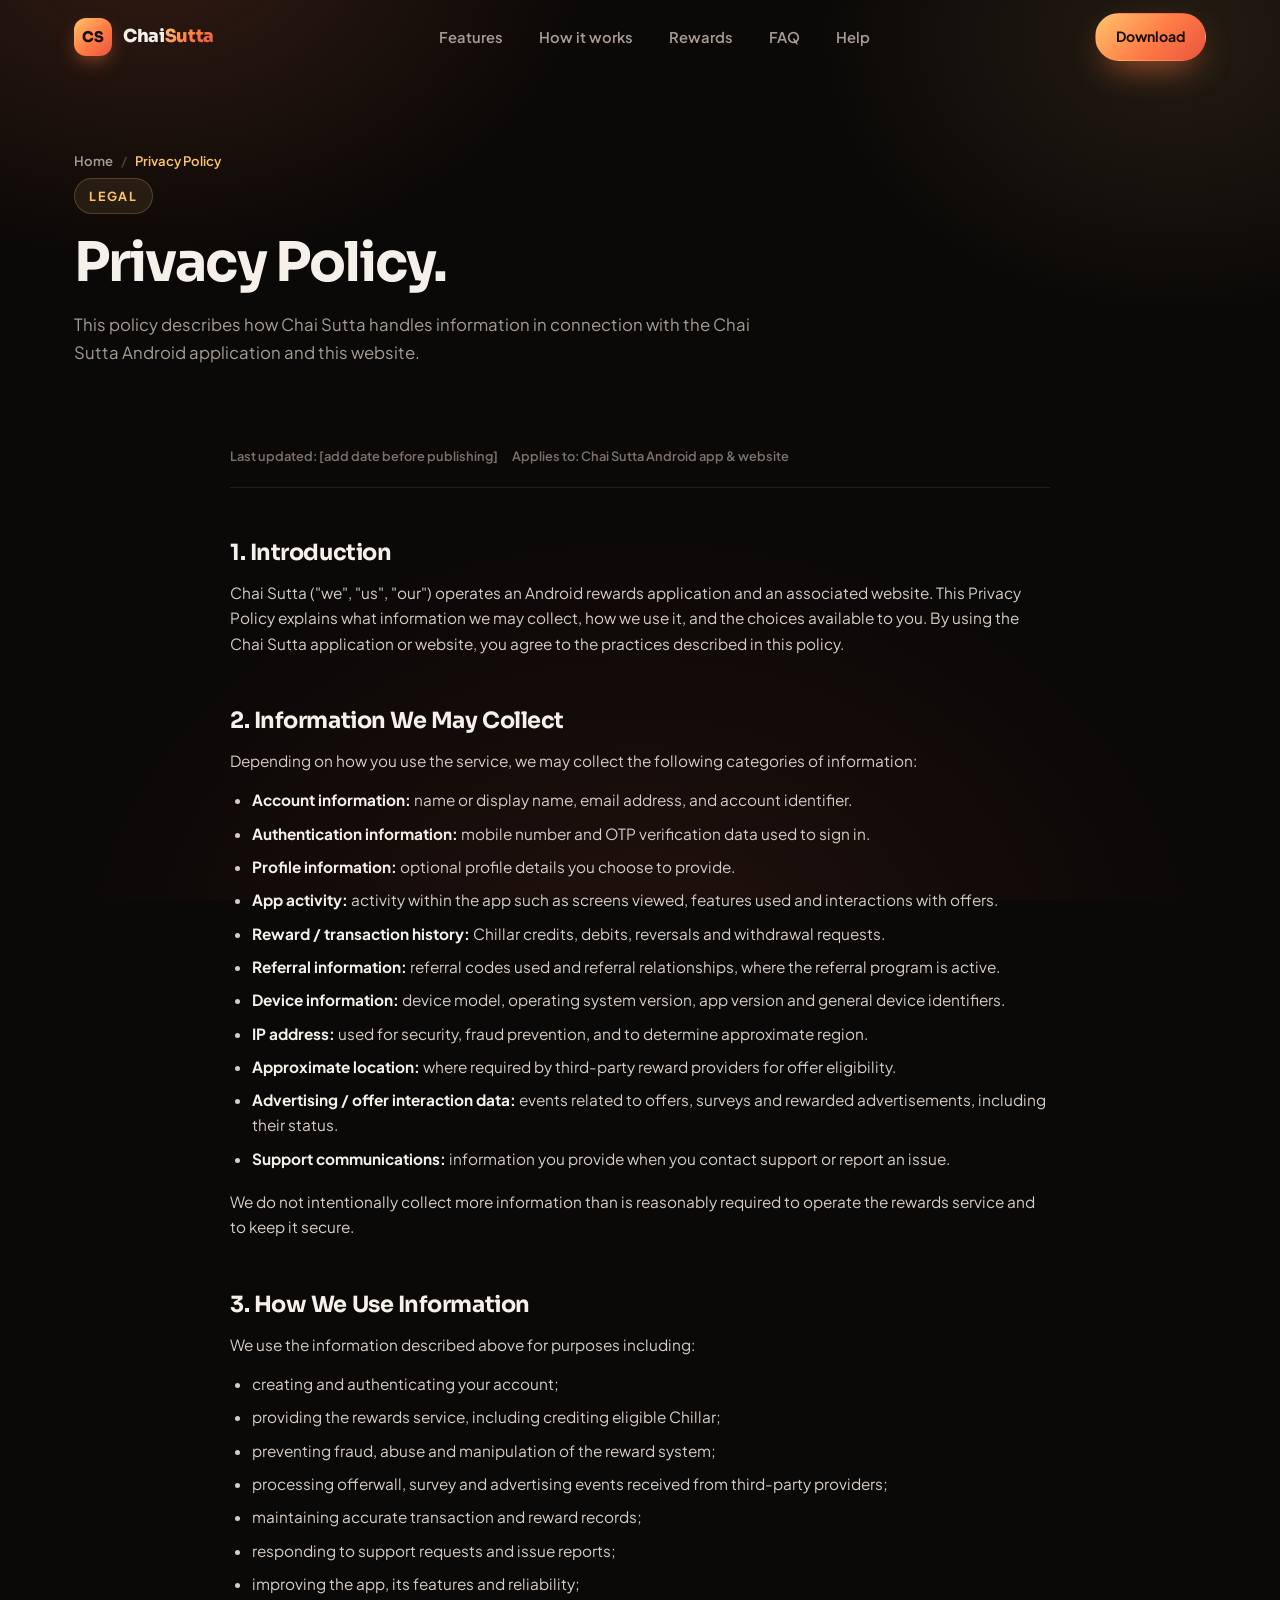
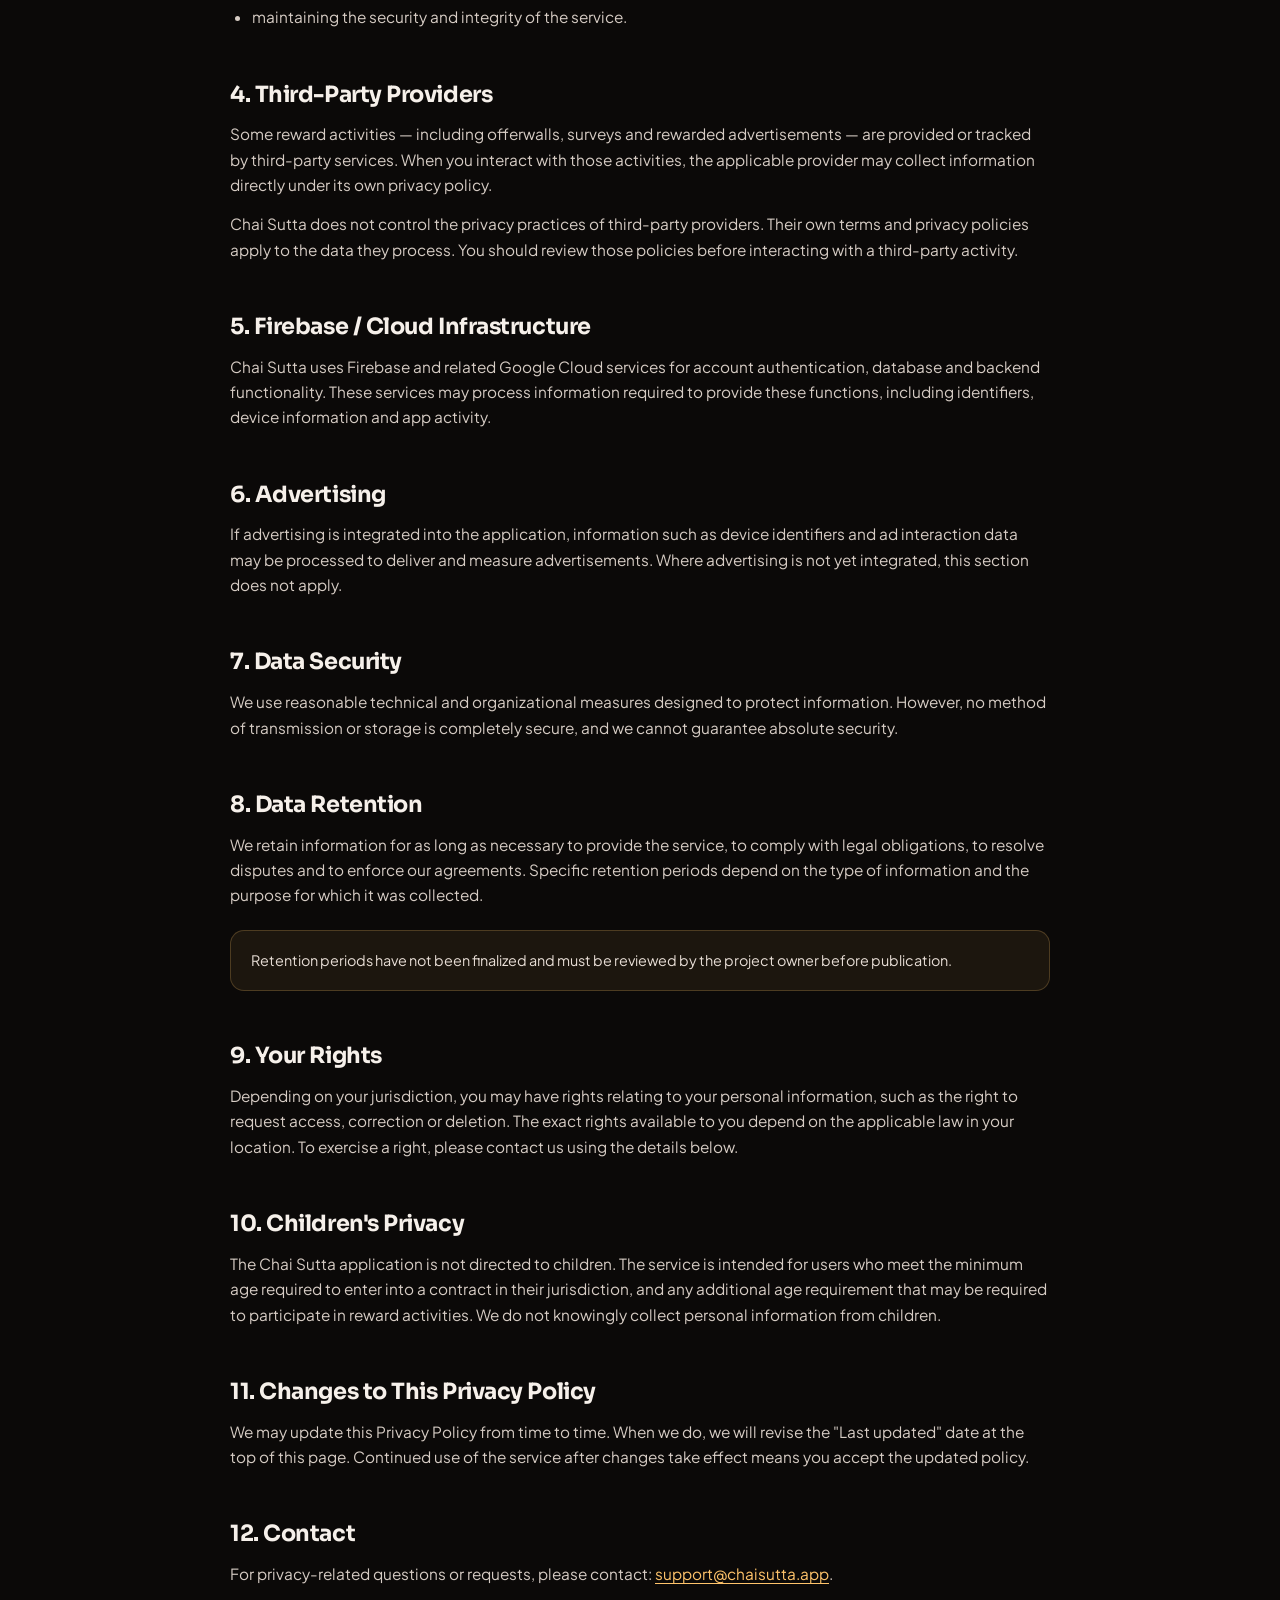
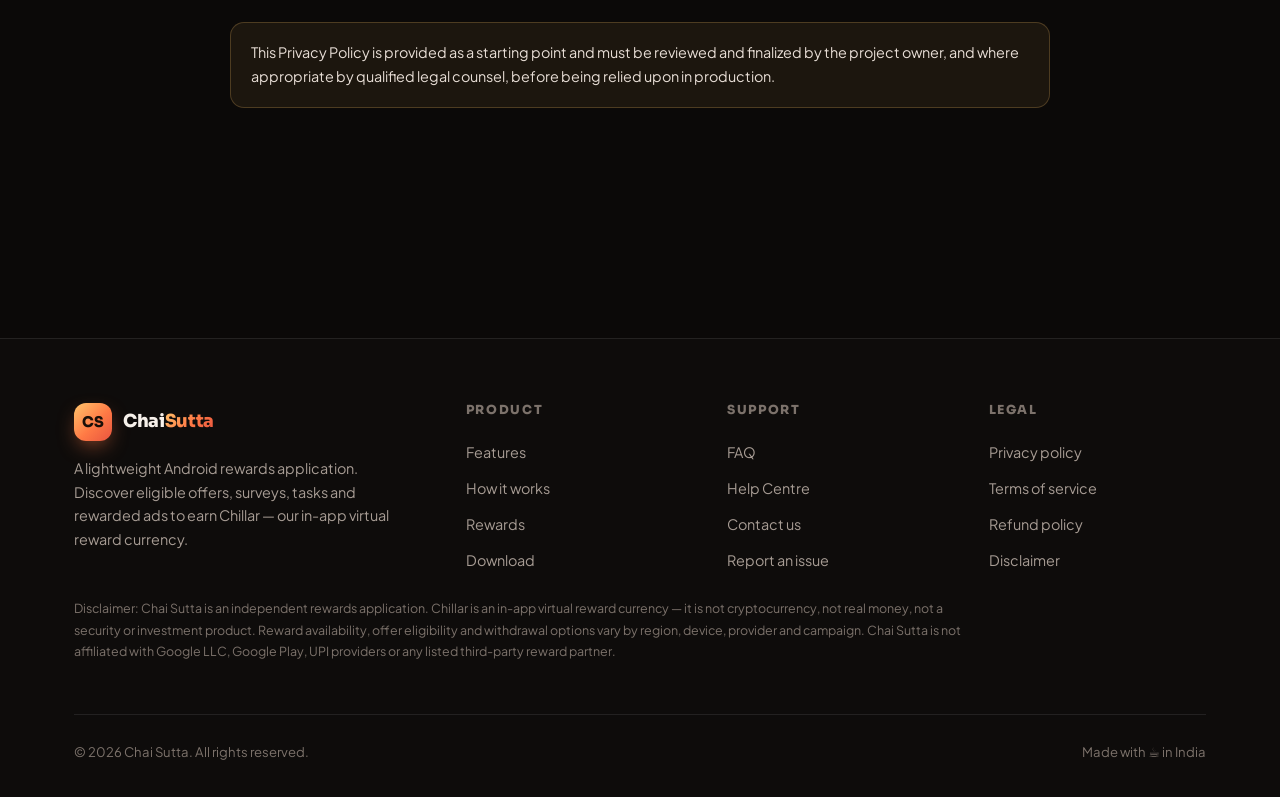
<file: privacy.html>
<!DOCTYPE html>
<html lang="en">
<head>
<meta charset="UTF-8" />
<meta name="viewport" content="width=device-width, initial-scale=1" />
<meta name="theme-color" content="#0B0908" />
<title>Chai Sutta Privacy Policy</title>
<meta name="description" content="Chai Sutta Privacy Policy — how we collect, use and protect information when you use the Chai Sutta Android application and website." />
<meta name="robots" content="index, follow" />
<link rel="canonical" href="https://chaisutta.app/privacy.html" />
<meta property="og:title" content="Chai Sutta Privacy Policy" />
<meta property="og:description" content="How Chai Sutta handles information related to your account, rewards and support requests." />
<meta property="og:type" content="article" />
<link rel="preconnect" href="https://fonts.googleapis.com" />
<link rel="preconnect" href="https://fonts.gstatic.com" crossorigin />
<link href="https://fonts.googleapis.com/css2?family=Plus+Jakarta+Sans:wght@400;500;600;700;800&family=Sora:wght@600;700;800&display=swap" rel="stylesheet" />
<link rel="stylesheet" href="style.css" />
</head>
<body>

<!-- THIS PRIVACY POLICY MUST BE REVIEWED AND FINALIZED BEFORE PRODUCTION. -->

<header class="nav" id="nav">
  <div class="container nav-inner">
    <a href="index.html" class="brand"><span class="brand-mark">CS</span><span>Chai<span class="grad-text">Sutta</span></span></a>
    <nav class="nav-links" id="navLinks">
      <a href="features.html">Features</a>
      <a href="how-it-works.html">How it works</a>
      <a href="rewards.html">Rewards</a>
      <a href="faq.html">FAQ</a>
      <a href="help.html">Help</a>
    </nav>
    <div class="nav-cta">
      <a href="download.html" class="btn btn-primary btn-sm">Download</a>
      <button class="burger" id="burger" aria-label="Toggle menu" aria-expanded="false"><span></span></button>
    </div>
  </div>
</header>

<main>
  <section class="page-hero">
    <div class="container">
      <nav class="breadcrumb reveal" aria-label="Breadcrumb">
        <a href="index.html">Home</a><span class="sep">/</span><span aria-current="page">Privacy Policy</span>
      </nav>
      <span class="eyebrow reveal">Legal</span>
      <h1 class="reveal">Privacy Policy.</h1>
      <p class="lead reveal">This policy describes how Chai Sutta handles information in connection with the Chai Sutta Android application and this website.</p>
    </div>
  </section>

  <section class="section-pad" style="padding-top:16px">
    <div class="container">
      <article class="prose reveal">

        <div class="prose-meta">
          <span>Last updated: [add date before publishing]</span>
          <span>Applies to: Chai Sutta Android app &amp; website</span>
        </div>

        <h2>1. Introduction</h2>
        <p>
          Chai Sutta ("we", "us", "our") operates an Android rewards application and an associated
          website. This Privacy Policy explains what information we may collect, how we use it, and
          the choices available to you. By using the Chai Sutta application or website, you agree to
          the practices described in this policy.
        </p>

        <h2>2. Information We May Collect</h2>
        <p>Depending on how you use the service, we may collect the following categories of information:</p>
        <ul>
          <li><strong>Account information:</strong> name or display name, email address, and account identifier.</li>
          <li><strong>Authentication information:</strong> mobile number and OTP verification data used to sign in.</li>
          <li><strong>Profile information:</strong> optional profile details you choose to provide.</li>
          <li><strong>App activity:</strong> activity within the app such as screens viewed, features used and interactions with offers.</li>
          <li><strong>Reward / transaction history:</strong> Chillar credits, debits, reversals and withdrawal requests.</li>
          <li><strong>Referral information:</strong> referral codes used and referral relationships, where the referral program is active.</li>
          <li><strong>Device information:</strong> device model, operating system version, app version and general device identifiers.</li>
          <li><strong>IP address:</strong> used for security, fraud prevention, and to determine approximate region.</li>
          <li><strong>Approximate location:</strong> where required by third-party reward providers for offer eligibility.</li>
          <li><strong>Advertising / offer interaction data:</strong> events related to offers, surveys and rewarded advertisements, including their status.</li>
          <li><strong>Support communications:</strong> information you provide when you contact support or report an issue.</li>
        </ul>
        <p>
          We do not intentionally collect more information than is reasonably required to operate the
          rewards service and to keep it secure.
        </p>

        <h2>3. How We Use Information</h2>
        <p>We use the information described above for purposes including:</p>
        <ul>
          <li>creating and authenticating your account;</li>
          <li>providing the rewards service, including crediting eligible Chillar;</li>
          <li>preventing fraud, abuse and manipulation of the reward system;</li>
          <li>processing offerwall, survey and advertising events received from third-party providers;</li>
          <li>maintaining accurate transaction and reward records;</li>
          <li>responding to support requests and issue reports;</li>
          <li>improving the app, its features and reliability;</li>
          <li>maintaining the security and integrity of the service.</li>
        </ul>

        <h2>4. Third-Party Providers</h2>
        <p>
          Some reward activities — including offerwalls, surveys and rewarded advertisements — are
          provided or tracked by third-party services. When you interact with those activities, the
          applicable provider may collect information directly under its own privacy policy.
        </p>
        <p>
          Chai Sutta does not control the privacy practices of third-party providers. Their own terms
          and privacy policies apply to the data they process. You should review those policies before
          interacting with a third-party activity.
        </p>

        <h2>5. Firebase / Cloud Infrastructure</h2>
        <p>
          Chai Sutta uses Firebase and related Google Cloud services for account authentication,
          database and backend functionality. These services may process information required to
          provide these functions, including identifiers, device information and app activity.
        </p>

        <h2>6. Advertising</h2>
        <p>
          If advertising is integrated into the application, information such as device identifiers
          and ad interaction data may be processed to deliver and measure advertisements. Where
          advertising is not yet integrated, this section does not apply.
        </p>

        <h2>7. Data Security</h2>
        <p>
          We use reasonable technical and organizational measures designed to protect information.
          However, no method of transmission or storage is completely secure, and we cannot guarantee
          absolute security.
        </p>

        <h2>8. Data Retention</h2>
        <p>
          We retain information for as long as necessary to provide the service, to comply with legal
          obligations, to resolve disputes and to enforce our agreements. Specific retention periods
          depend on the type of information and the purpose for which it was collected.
        </p>
        <div class="callout">
          Retention periods have not been finalized and must be reviewed by the project owner before publication.
        </div>

        <h2>9. Your Rights</h2>
        <p>
          Depending on your jurisdiction, you may have rights relating to your personal information,
          such as the right to request access, correction or deletion. The exact rights available to
          you depend on the applicable law in your location. To exercise a right, please contact us
          using the details below.
        </p>

        <h2>10. Children's Privacy</h2>
        <p>
          The Chai Sutta application is not directed to children. The service is intended for users who
          meet the minimum age required to enter into a contract in their jurisdiction, and any
          additional age requirement that may be required to participate in reward activities. We do
          not knowingly collect personal information from children.
        </p>

        <h2>11. Changes to This Privacy Policy</h2>
        <p>
          We may update this Privacy Policy from time to time. When we do, we will revise the
          "Last updated" date at the top of this page. Continued use of the service after changes
          take effect means you accept the updated policy.
        </p>

        <h2>12. Contact</h2>
        <p>
          For privacy-related questions or requests, please contact:
          <a href="mailto:support@chaisutta.app">support@chaisutta.app</a>.
        </p>

        <div class="callout" style="margin-top:36px">
          This Privacy Policy is provided as a starting point and must be reviewed and finalized by
          the project owner, and where appropriate by qualified legal counsel, before being relied
          upon in production.
        </div>

      </article>
    </div>
  </section>
</main>

<footer>
  <div class="container">
    <div class="foot-grid">
      <div class="foot-brand">
        <a href="index.html" class="brand"><span class="brand-mark">CS</span><span>Chai<span class="grad-text">Sutta</span></span></a>
        <p>A lightweight Android rewards application. Discover eligible offers, surveys, tasks and rewarded ads to earn Chillar — our in-app virtual reward currency.</p>
      </div>
      <div class="foot-col"><h4>Product</h4>
        <a href="features.html">Features</a><a href="how-it-works.html">How it works</a><a href="rewards.html">Rewards</a><a href="download.html">Download</a></div>
      <div class="foot-col"><h4>Support</h4>
        <a href="faq.html">FAQ</a><a href="help.html">Help Centre</a><a href="contact.html">Contact us</a><a href="report-issue.html">Report an issue</a></div>
      <div class="foot-col"><h4>Legal</h4>
        <a href="privacy.html">Privacy policy</a><a href="terms.html">Terms of service</a><a href="refund.html">Refund policy</a><a href="disclaimer.html">Disclaimer</a></div>
    </div>
    <p class="disclaimer">Disclaimer: Chai Sutta is an independent rewards application. Chillar is an in-app virtual reward currency — it is not cryptocurrency, not real money, not a security or investment product. Reward availability, offer eligibility and withdrawal options vary by region, device, provider and campaign. Chai Sutta is not affiliated with Google LLC, Google Play, UPI providers or any listed third-party reward partner.</p>
    <div class="foot-bottom"><span>© <span id="year">2025</span> Chai Sutta. All rights reserved.</span><span>Made with ☕ in India</span></div>
  </div>
</footer>

<script src="script.js" defer></script>
</body>
</html>
</file>
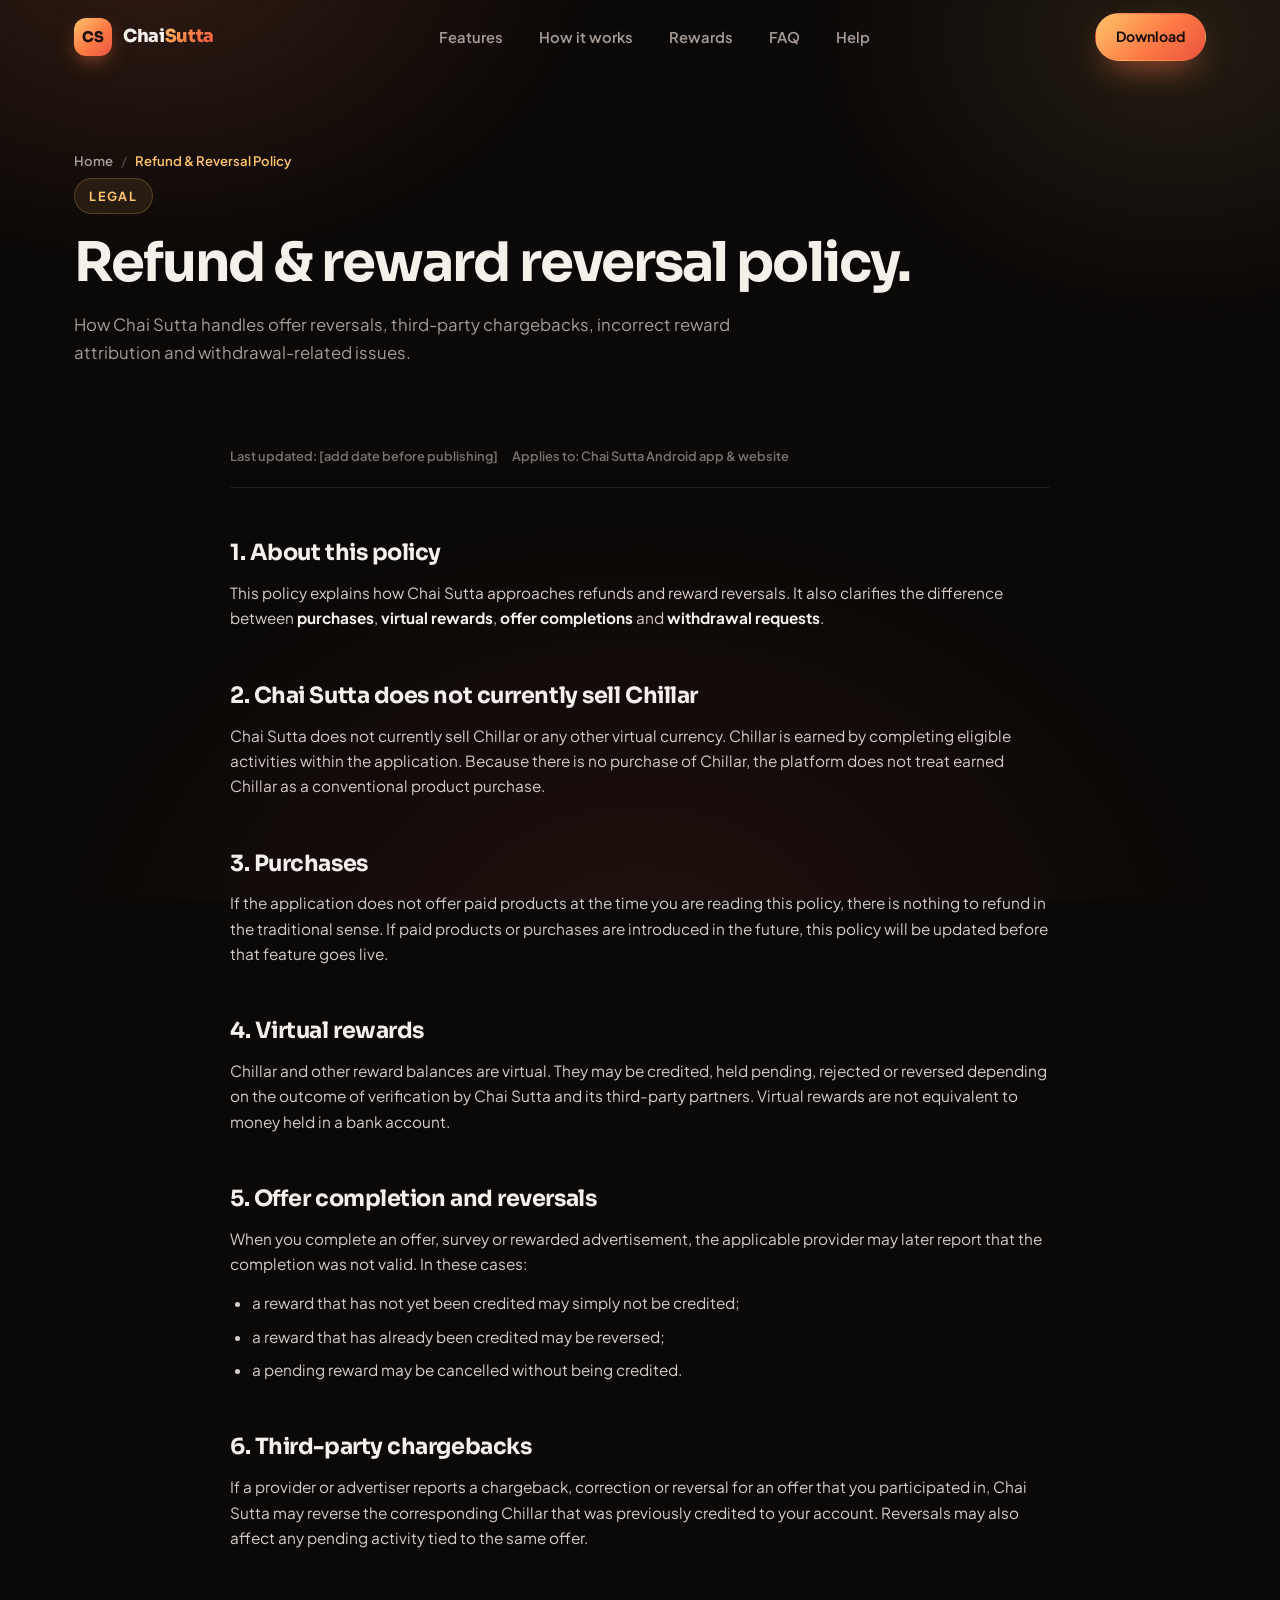
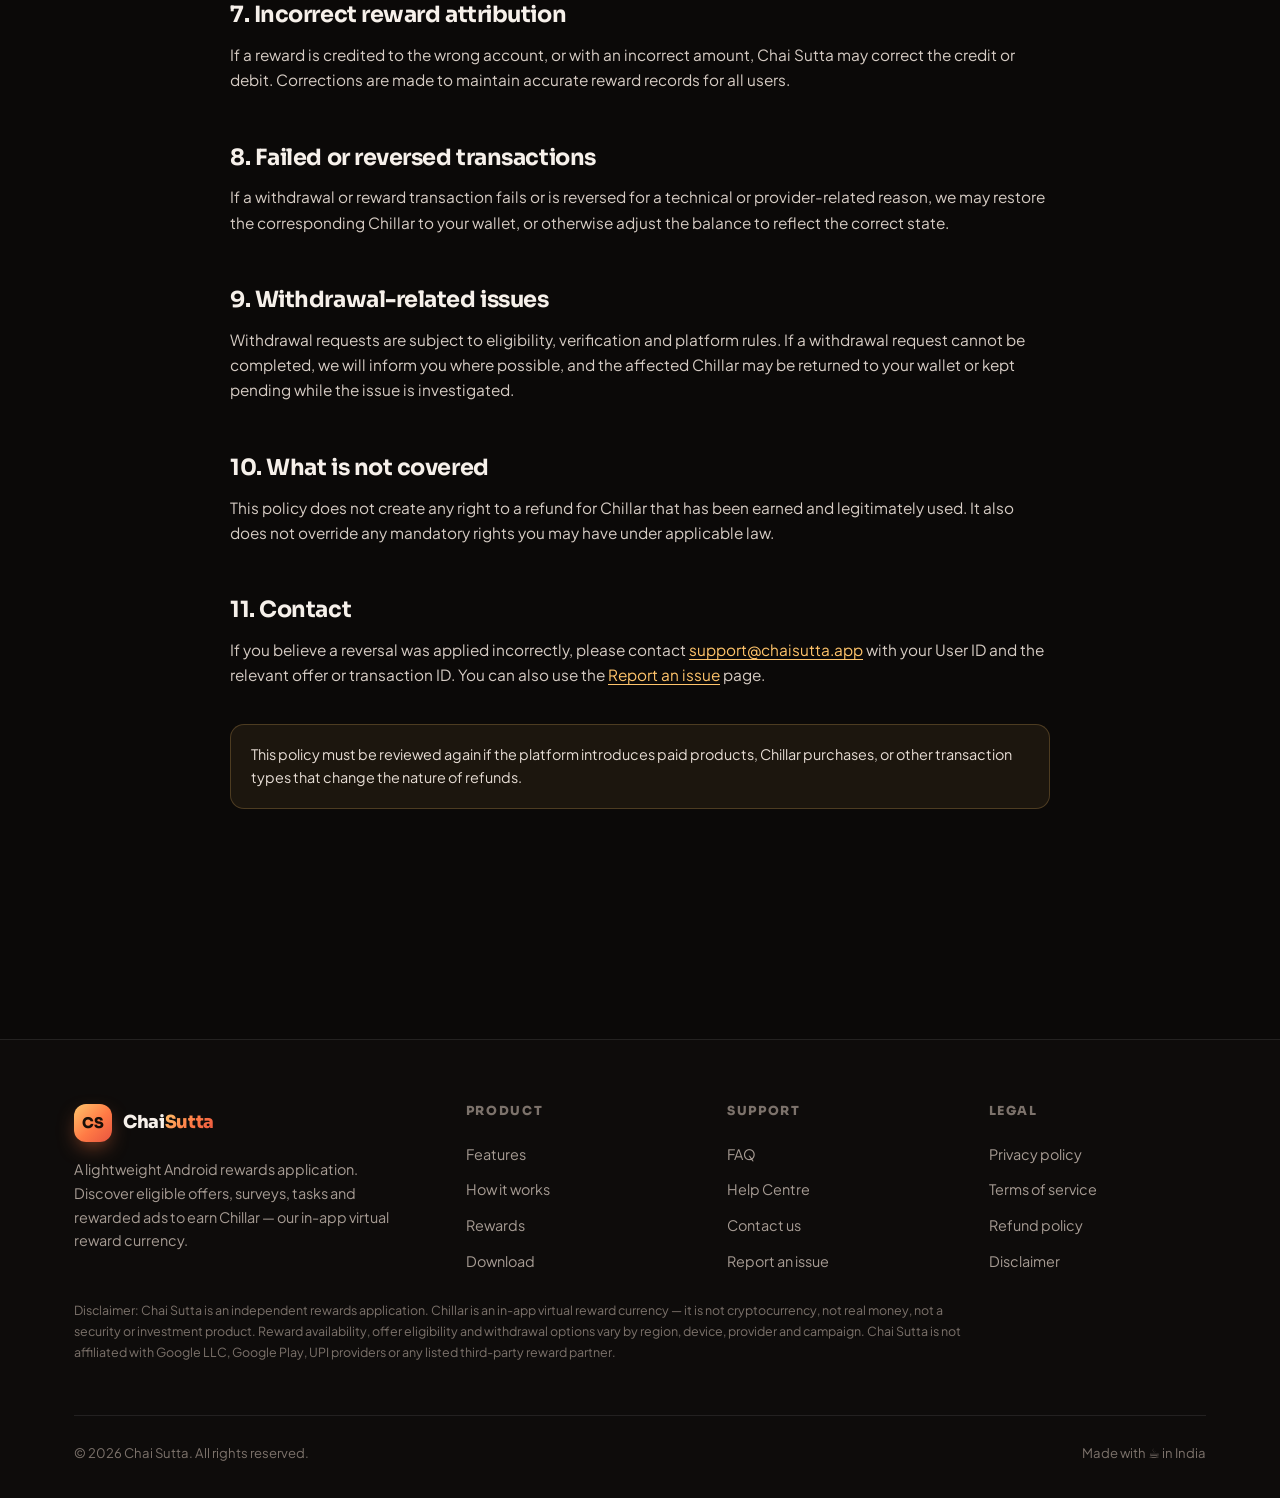
<file: refund.html>
<!DOCTYPE html>
<html lang="en">
<head>
<meta charset="UTF-8" />
<meta name="viewport" content="width=device-width, initial-scale=1" />
<meta name="theme-color" content="#0B0908" />
<title>Chai Sutta Refund &amp; Reward Reversal Policy</title>
<meta name="description" content="Chai Sutta's refund and reward reversal policy, including offer reversals, third-party chargebacks, incorrect reward attribution and withdrawal-related issues." />
<meta name="robots" content="index, follow" />
<link rel="canonical" href="https://chaisutta.app/refund.html" />
<meta property="og:title" content="Chai Sutta Refund &amp; Reward Reversal Policy" />
<meta property="og:description" content="How Chai Sutta handles offer reversals, chargebacks and reward corrections." />
<meta property="og:type" content="article" />
<link rel="preconnect" href="https://fonts.googleapis.com" />
<link rel="preconnect" href="https://fonts.gstatic.com" crossorigin />
<link href="https://fonts.googleapis.com/css2?family=Plus+Jakarta+Sans:wght@400;500;600;700;800&family=Sora:wght@600;700;800&display=swap" rel="stylesheet" />
<link rel="stylesheet" href="style.css" />
</head>
<body>

<!-- REVIEW THIS POLICY AGAIN IF PAID PRODUCTS OR PURCHASES ARE INTRODUCED. -->

<header class="nav" id="nav">
  <div class="container nav-inner">
    <a href="index.html" class="brand"><span class="brand-mark">CS</span><span>Chai<span class="grad-text">Sutta</span></span></a>
    <nav class="nav-links" id="navLinks">
      <a href="features.html">Features</a>
      <a href="how-it-works.html">How it works</a>
      <a href="rewards.html">Rewards</a>
      <a href="faq.html">FAQ</a>
      <a href="help.html">Help</a>
    </nav>
    <div class="nav-cta">
      <a href="download.html" class="btn btn-primary btn-sm">Download</a>
      <button class="burger" id="burger" aria-label="Toggle menu" aria-expanded="false"><span></span></button>
    </div>
  </div>
</header>

<main>
  <section class="page-hero">
    <div class="container">
      <nav class="breadcrumb reveal" aria-label="Breadcrumb">
        <a href="index.html">Home</a><span class="sep">/</span><span aria-current="page">Refund &amp; Reversal Policy</span>
      </nav>
      <span class="eyebrow reveal">Legal</span>
      <h1 class="reveal">Refund &amp; reward reversal policy.</h1>
      <p class="lead reveal">How Chai Sutta handles offer reversals, third-party chargebacks, incorrect reward attribution and withdrawal-related issues.</p>
    </div>
  </section>

  <section class="section-pad" style="padding-top:16px">
    <div class="container">
      <article class="prose reveal">

        <div class="prose-meta">
          <span>Last updated: [add date before publishing]</span>
          <span>Applies to: Chai Sutta Android app &amp; website</span>
        </div>

        <h2>1. About this policy</h2>
        <p>
          This policy explains how Chai Sutta approaches refunds and reward reversals. It also clarifies
          the difference between <strong>purchases</strong>, <strong>virtual rewards</strong>,
          <strong>offer completions</strong> and <strong>withdrawal requests</strong>.
        </p>

        <h2>2. Chai Sutta does not currently sell Chillar</h2>
        <p>
          Chai Sutta does not currently sell Chillar or any other virtual currency. Chillar is earned
          by completing eligible activities within the application. Because there is no purchase of
          Chillar, the platform does not treat earned Chillar as a conventional product purchase.
        </p>

        <h2>3. Purchases</h2>
        <p>
          If the application does not offer paid products at the time you are reading this policy,
          there is nothing to refund in the traditional sense. If paid products or purchases are
          introduced in the future, this policy will be updated before that feature goes live.
        </p>

        <h2>4. Virtual rewards</h2>
        <p>
          Chillar and other reward balances are virtual. They may be credited, held pending, rejected
          or reversed depending on the outcome of verification by Chai Sutta and its third-party
          partners. Virtual rewards are not equivalent to money held in a bank account.
        </p>

        <h2>5. Offer completion and reversals</h2>
        <p>
          When you complete an offer, survey or rewarded advertisement, the applicable provider may
          later report that the completion was not valid. In these cases:
        </p>
        <ul>
          <li>a reward that has not yet been credited may simply not be credited;</li>
          <li>a reward that has already been credited may be reversed;</li>
          <li>a pending reward may be cancelled without being credited.</li>
        </ul>

        <h2>6. Third-party chargebacks</h2>
        <p>
          If a provider or advertiser reports a chargeback, correction or reversal for an offer that
          you participated in, Chai Sutta may reverse the corresponding Chillar that was previously
          credited to your account. Reversals may also affect any pending activity tied to the same
          offer.
        </p>

        <h2>7. Incorrect reward attribution</h2>
        <p>
          If a reward is credited to the wrong account, or with an incorrect amount, Chai Sutta may
          correct the credit or debit. Corrections are made to maintain accurate reward records for
          all users.
        </p>

        <h2>8. Failed or reversed transactions</h2>
        <p>
          If a withdrawal or reward transaction fails or is reversed for a technical or provider-related
          reason, we may restore the corresponding Chillar to your wallet, or otherwise adjust the
          balance to reflect the correct state.
        </p>

        <h2>9. Withdrawal-related issues</h2>
        <p>
          Withdrawal requests are subject to eligibility, verification and platform rules. If a
          withdrawal request cannot be completed, we will inform you where possible, and the affected
          Chillar may be returned to your wallet or kept pending while the issue is investigated.
        </p>

        <h2>10. What is not covered</h2>
        <p>
          This policy does not create any right to a refund for Chillar that has been earned and
          legitimately used. It also does not override any mandatory rights you may have under
          applicable law.
        </p>

        <h2>11. Contact</h2>
        <p>
          If you believe a reversal was applied incorrectly, please contact
          <a href="mailto:support@chaisutta.app">support@chaisutta.app</a> with your User ID and the
          relevant offer or transaction ID. You can also use the
          <a href="report-issue.html">Report an issue</a> page.
        </p>

        <div class="callout" style="margin-top:36px">
          This policy must be reviewed again if the platform introduces paid products, Chillar
          purchases, or other transaction types that change the nature of refunds.
        </div>

      </article>
    </div>
  </section>
</main>

<footer>
  <div class="container">
    <div class="foot-grid">
      <div class="foot-brand">
        <a href="index.html" class="brand"><span class="brand-mark">CS</span><span>Chai<span class="grad-text">Sutta</span></span></a>
        <p>A lightweight Android rewards application. Discover eligible offers, surveys, tasks and rewarded ads to earn Chillar — our in-app virtual reward currency.</p>
      </div>
      <div class="foot-col"><h4>Product</h4>
        <a href="features.html">Features</a><a href="how-it-works.html">How it works</a><a href="rewards.html">Rewards</a><a href="download.html">Download</a></div>
      <div class="foot-col"><h4>Support</h4>
        <a href="faq.html">FAQ</a><a href="help.html">Help Centre</a><a href="contact.html">Contact us</a><a href="report-issue.html">Report an issue</a></div>
      <div class="foot-col"><h4>Legal</h4>
        <a href="privacy.html">Privacy policy</a><a href="terms.html">Terms of service</a><a href="refund.html">Refund policy</a><a href="disclaimer.html">Disclaimer</a></div>
    </div>
    <p class="disclaimer">Disclaimer: Chai Sutta is an independent rewards application. Chillar is an in-app virtual reward currency — it is not cryptocurrency, not real money, not a security or investment product. Reward availability, offer eligibility and withdrawal options vary by region, device, provider and campaign. Chai Sutta is not affiliated with Google LLC, Google Play, UPI providers or any listed third-party reward partner.</p>
    <div class="foot-bottom"><span>© <span id="year">2025</span> Chai Sutta. All rights reserved.</span><span>Made with ☕ in India</span></div>
  </div>
</footer>

<script src="script.js" defer></script>
</body>
</html>
</file>
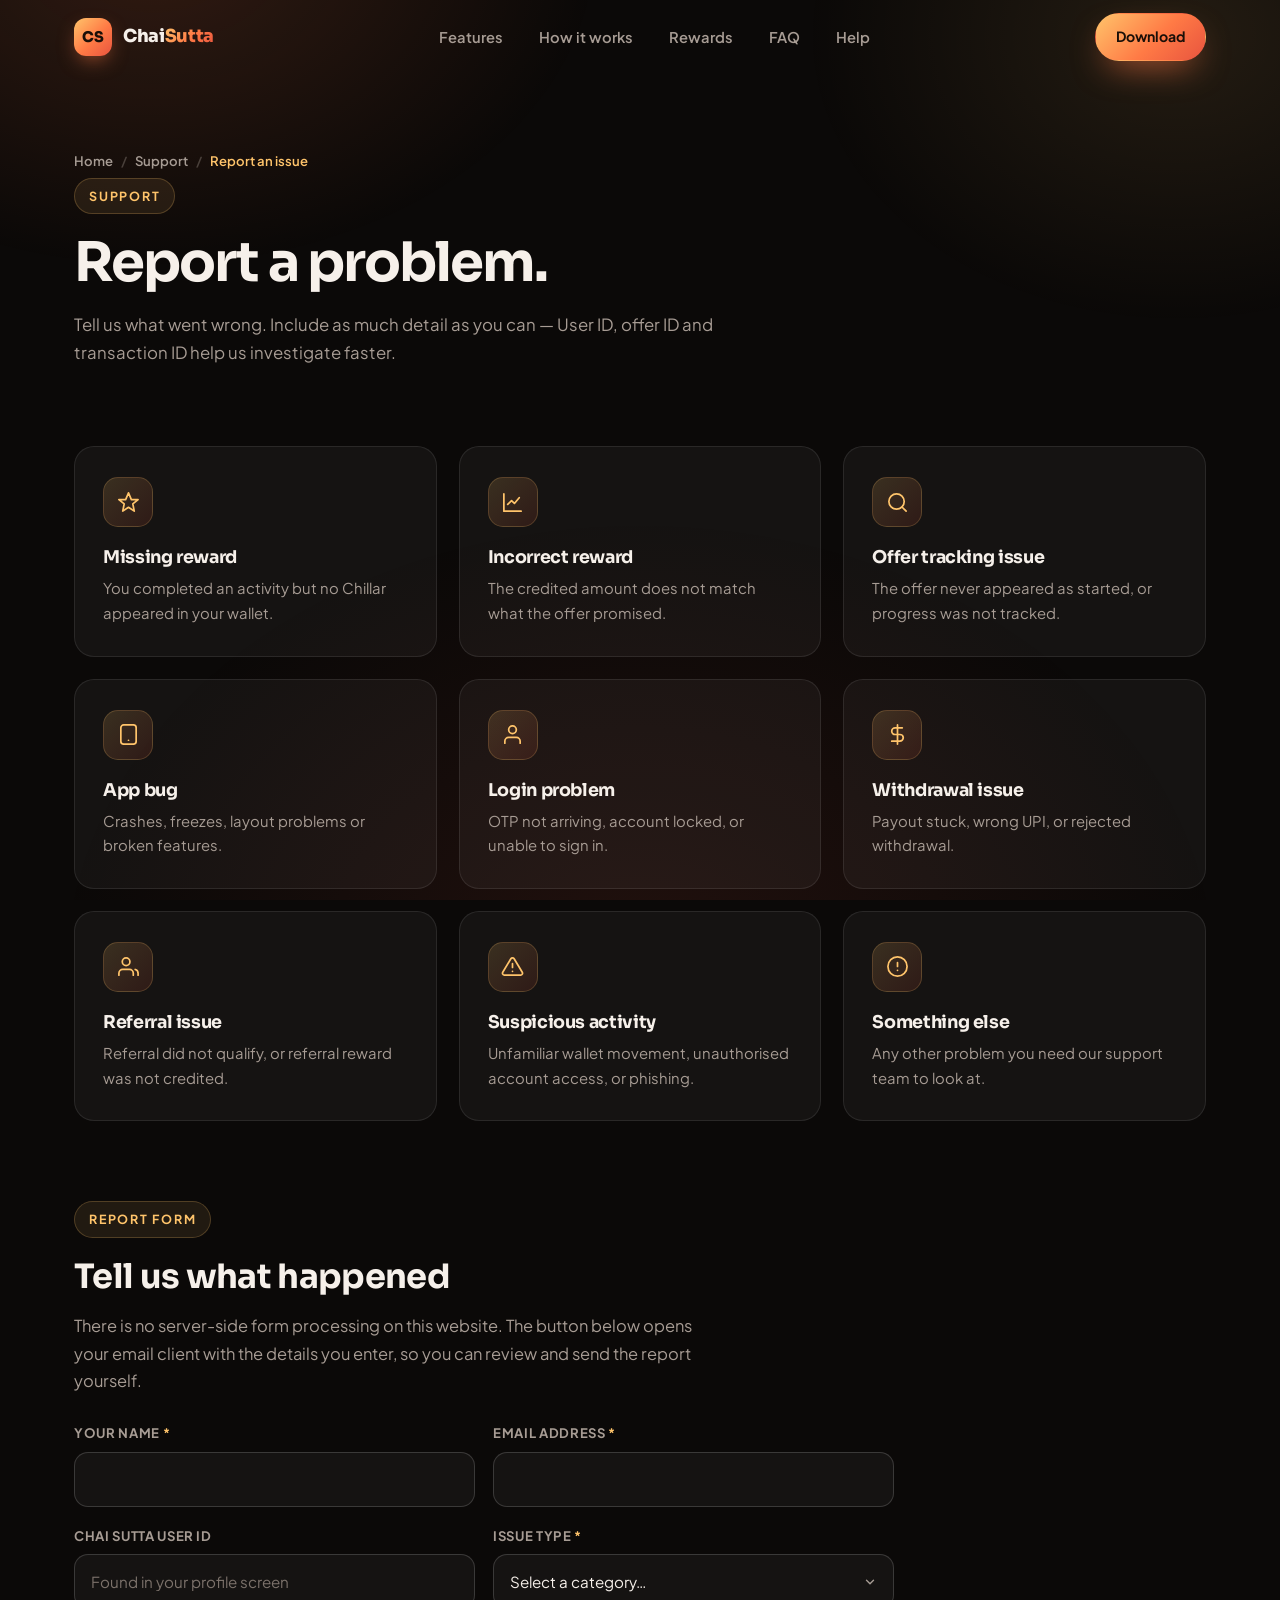
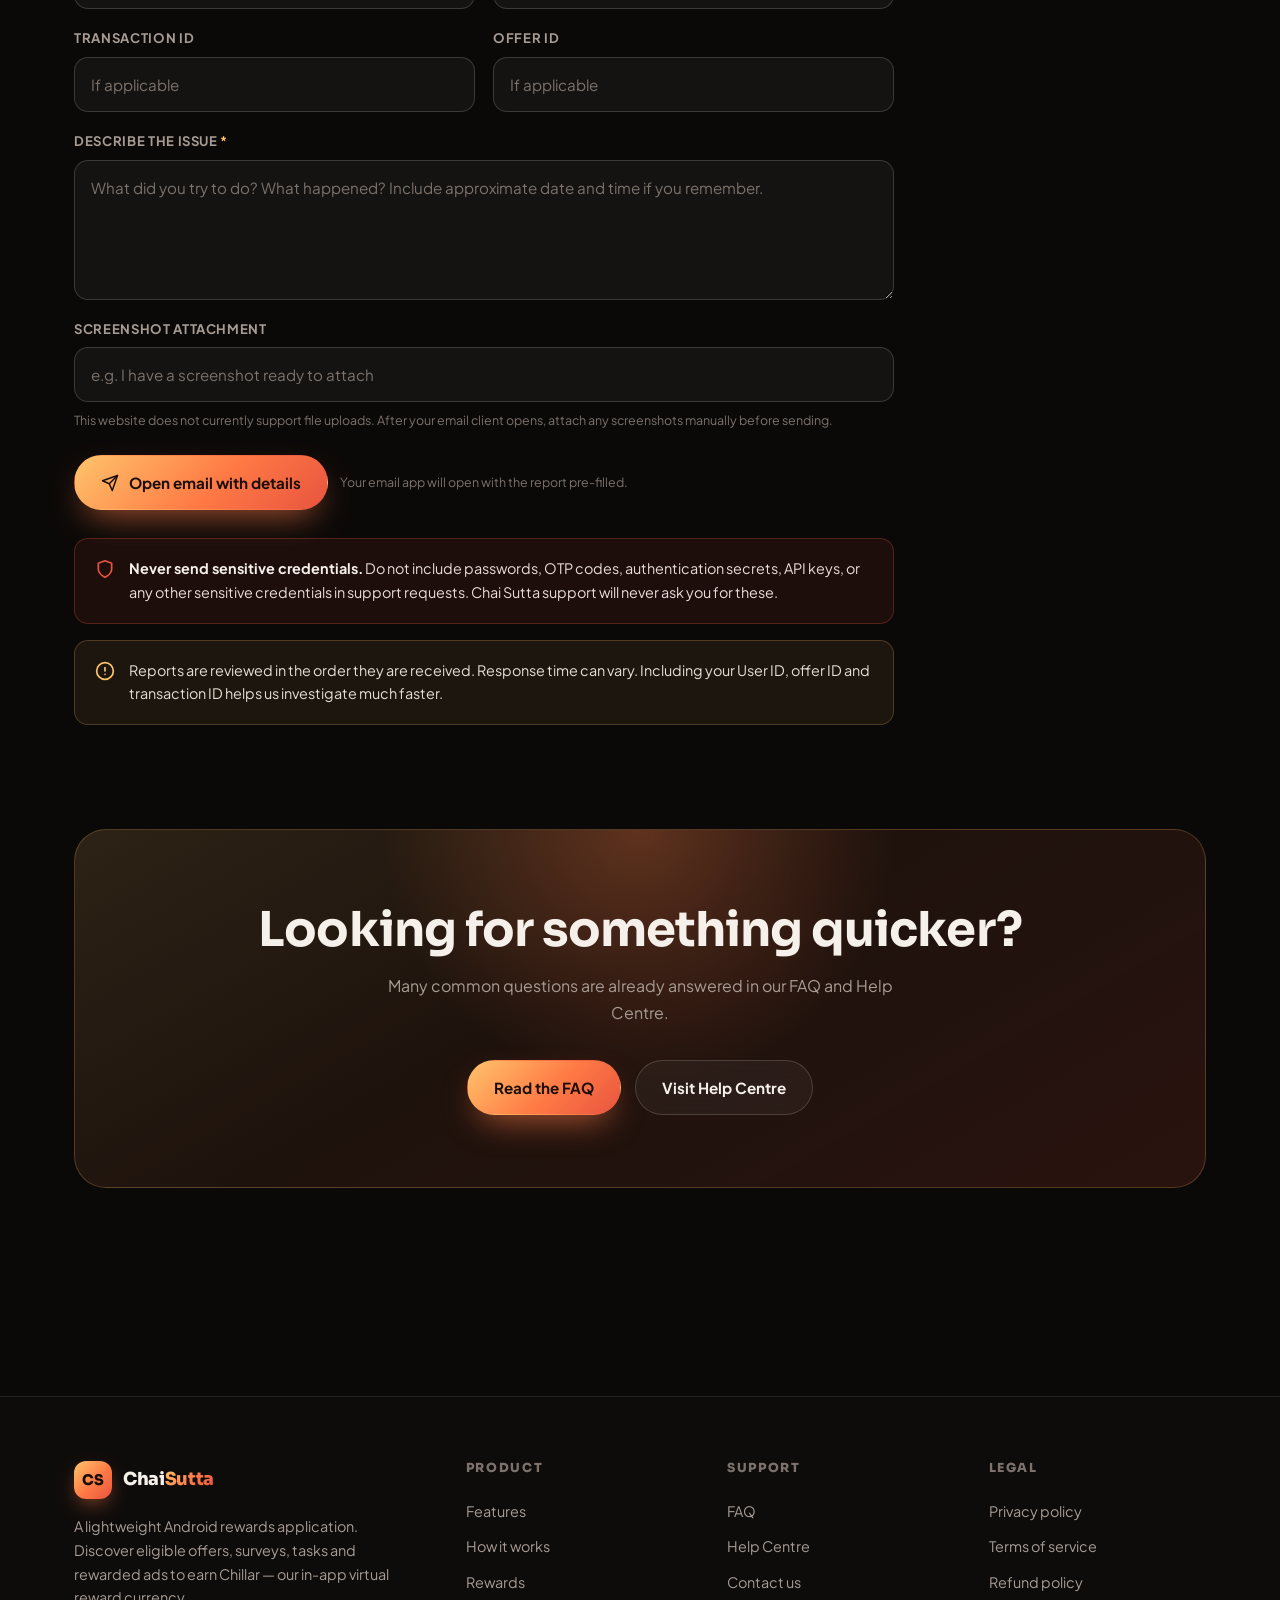
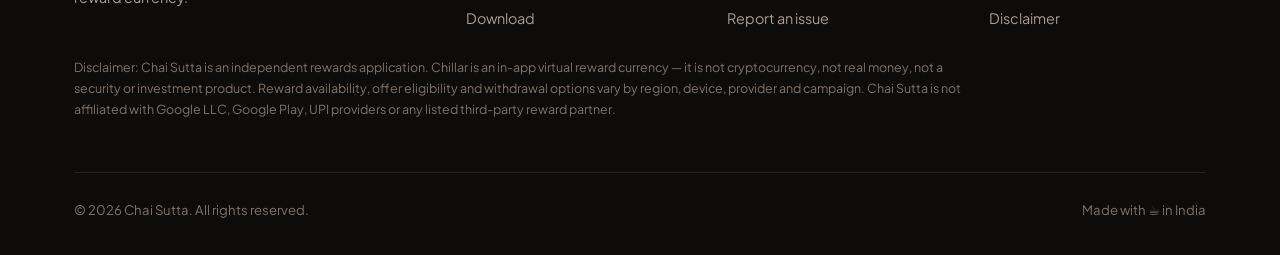
<file: report-issue.html>
<!DOCTYPE html>
<html lang="en">
<head>
<meta charset="UTF-8" />
<meta name="viewport" content="width=device-width, initial-scale=1" />
<meta name="theme-color" content="#0B0908" />
<title>Report a Problem — Chai Sutta Support</title>
<meta name="description" content="Report a missing reward, tracking issue, app bug, login problem, withdrawal issue or suspicious activity to the Chai Sutta support team." />
<meta name="robots" content="index, follow" />
<link rel="canonical" href="https://chaisutta.app/report-issue.html" />
<meta property="og:title" content="Report a Problem — Chai Sutta Support" />
<meta property="og:description" content="Report missing rewards, tracking issues, app bugs or suspicious activity to Chai Sutta support." />
<meta property="og:type" content="website" />
<link rel="preconnect" href="https://fonts.googleapis.com" />
<link rel="preconnect" href="https://fonts.gstatic.com" crossorigin />
<link href="https://fonts.googleapis.com/css2?family=Plus+Jakarta+Sans:wght@400;500;600;700;800&family=Sora:wght@600;700;800&display=swap" rel="stylesheet" />
<link rel="stylesheet" href="style.css" />
</head>
<body>

<header class="nav" id="nav">
  <div class="container nav-inner">
    <a href="index.html" class="brand"><span class="brand-mark">CS</span><span>Chai<span class="grad-text">Sutta</span></span></a>
    <nav class="nav-links" id="navLinks">
      <a href="features.html">Features</a>
      <a href="how-it-works.html">How it works</a>
      <a href="rewards.html">Rewards</a>
      <a href="faq.html">FAQ</a>
      <a href="help.html">Help</a>
    </nav>
    <div class="nav-cta">
      <a href="download.html" class="btn btn-primary btn-sm">Download</a>
      <button class="burger" id="burger" aria-label="Toggle menu" aria-expanded="false"><span></span></button>
    </div>
  </div>
</header>

<main>
  <section class="page-hero">
    <div class="container">
      <nav class="breadcrumb reveal" aria-label="Breadcrumb">
        <a href="index.html">Home</a><span class="sep">/</span><a href="help.html">Support</a><span class="sep">/</span><span aria-current="page">Report an issue</span>
      </nav>
      <span class="eyebrow reveal">Support</span>
      <h1 class="reveal">Report a problem.</h1>
      <p class="lead reveal">Tell us what went wrong. Include as much detail as you can — User ID, offer ID and transaction ID help us investigate faster.</p>
    </div>
  </section>

  <section class="section-pad" style="padding-top:16px">
    <div class="container">

      <div class="grid-3" style="margin-top:8px">
        <article class="card reveal">
          <div class="card-icon"><svg viewBox="0 0 24 24" fill="none" stroke="currentColor" stroke-width="1.8" stroke-linecap="round" stroke-linejoin="round"><path d="M12 2l3 7h7l-5.5 4.5L18 21l-6-4-6 4 1.5-7.5L2 9h7z"/></svg></div>
          <h3>Missing reward</h3>
          <p>You completed an activity but no Chillar appeared in your wallet.</p>
        </article>
        <article class="card reveal">
          <div class="card-icon"><svg viewBox="0 0 24 24" fill="none" stroke="currentColor" stroke-width="1.8" stroke-linecap="round" stroke-linejoin="round"><path d="M3 3v18h18"/><path d="M7 14l4-4 3 3 5-6"/></svg></div>
          <h3>Incorrect reward</h3>
          <p>The credited amount does not match what the offer promised.</p>
        </article>
        <article class="card reveal">
          <div class="card-icon"><svg viewBox="0 0 24 24" fill="none" stroke="currentColor" stroke-width="1.8" stroke-linecap="round" stroke-linejoin="round"><circle cx="11" cy="11" r="8"/><path d="m21 21-4.3-4.3"/></svg></div>
          <h3>Offer tracking issue</h3>
          <p>The offer never appeared as started, or progress was not tracked.</p>
        </article>
        <article class="card reveal">
          <div class="card-icon"><svg viewBox="0 0 24 24" fill="none" stroke="currentColor" stroke-width="1.8" stroke-linecap="round" stroke-linejoin="round"><rect x="4" y="2" width="16" height="20" rx="3"/><path d="M12 18h.01"/></svg></div>
          <h3>App bug</h3>
          <p>Crashes, freezes, layout problems or broken features.</p>
        </article>
        <article class="card reveal">
          <div class="card-icon"><svg viewBox="0 0 24 24" fill="none" stroke="currentColor" stroke-width="1.8" stroke-linecap="round" stroke-linejoin="round"><path d="M20 21v-2a4 4 0 0 0-4-4H8a4 4 0 0 0-4 4v2"/><circle cx="12" cy="7" r="4"/></svg></div>
          <h3>Login problem</h3>
          <p>OTP not arriving, account locked, or unable to sign in.</p>
        </article>
        <article class="card reveal">
          <div class="card-icon"><svg viewBox="0 0 24 24" fill="none" stroke="currentColor" stroke-width="1.8" stroke-linecap="round" stroke-linejoin="round"><path d="M12 2v20"/><path d="M17 5H9.5a3.5 3.5 0 0 0 0 7h5a3.5 3.5 0 0 1 0 7H6"/></svg></div>
          <h3>Withdrawal issue</h3>
          <p>Payout stuck, wrong UPI, or rejected withdrawal.</p>
        </article>
        <article class="card reveal">
          <div class="card-icon"><svg viewBox="0 0 24 24" fill="none" stroke="currentColor" stroke-width="1.8" stroke-linecap="round" stroke-linejoin="round"><path d="M17 21v-2a4 4 0 0 0-4-4H6a4 4 0 0 0-4 4v2"/><circle cx="9.5" cy="7" r="4"/><path d="M22 21v-2a4 4 0 0 0-3-3.87"/></svg></div>
          <h3>Referral issue</h3>
          <p>Referral did not qualify, or referral reward was not credited.</p>
        </article>
        <article class="card reveal">
          <div class="card-icon"><svg viewBox="0 0 24 24" fill="none" stroke="currentColor" stroke-width="1.8" stroke-linecap="round" stroke-linejoin="round"><path d="M10.29 3.86L1.82 18a2 2 0 0 0 1.71 3h16.94a2 2 0 0 0 1.71-3L13.71 3.86a2 2 0 0 0-3.42 0z"/><path d="M12 9v4M12 17h.01"/></svg></div>
          <h3>Suspicious activity</h3>
          <p>Unfamiliar wallet movement, unauthorised account access, or phishing.</p>
        </article>
        <article class="card reveal">
          <div class="card-icon"><svg viewBox="0 0 24 24" fill="none" stroke="currentColor" stroke-width="1.8" stroke-linecap="round" stroke-linejoin="round"><circle cx="12" cy="12" r="10"/><path d="M12 8v4M12 16h.01"/></svg></div>
          <h3>Something else</h3>
          <p>Any other problem you need our support team to look at.</p>
        </article>
      </div>

      <div style="margin-top:80px;max-width:820px">
        <span class="eyebrow">Report form</span>
        <h2 class="section-title" style="font-size:clamp(1.5rem,3vw,2.1rem)">Tell us what happened</h2>
        <p class="section-sub">
          There is no server-side form processing on this website. The button below opens your
          email client with the details you enter, so you can review and send the report yourself.
        </p>

        <!--
          NOTE: This form has no backend. It uses a mailto: fallback handled by
          script.js via the data-mailto-form attribute. Replace the support
          address if the project uses a different one.
        -->
        <form class="form" data-mailto-form="support@chaisutta.app" data-subject="Issue report" style="margin-top:28px" novalidate>
          <div class="form-row">
            <div class="form-group">
              <label for="r-name">Your name <span class="req">*</span></label>
              <input id="r-name" name="Name" type="text" required autocomplete="name" />
            </div>
            <div class="form-group">
              <label for="r-email">Email address <span class="req">*</span></label>
              <input id="r-email" name="Email" type="email" required autocomplete="email" />
            </div>
          </div>

          <div class="form-row">
            <div class="form-group">
              <label for="r-userid">Chai Sutta User ID</label>
              <input id="r-userid" name="User ID" type="text" placeholder="Found in your profile screen" />
            </div>
            <div class="form-group">
              <label for="r-issue">Issue type <span class="req">*</span></label>
              <select id="r-issue" name="Issue type" required>
                <option value="">Select a category…</option>
                <option>Missing reward</option>
                <option>Incorrect reward</option>
                <option>Offer tracking issue</option>
                <option>App bug</option>
                <option>Login problem</option>
                <option>Withdrawal issue</option>
                <option>Referral issue</option>
                <option>Suspicious activity</option>
                <option>Other</option>
              </select>
            </div>
          </div>

          <div class="form-row">
            <div class="form-group">
              <label for="r-txn">Transaction ID</label>
              <input id="r-txn" name="Transaction ID" type="text" placeholder="If applicable" />
            </div>
            <div class="form-group">
              <label for="r-offer">Offer ID</label>
              <input id="r-offer" name="Offer ID" type="text" placeholder="If applicable" />
            </div>
          </div>

          <div class="form-group">
            <label for="r-desc">Describe the issue <span class="req">*</span></label>
            <textarea id="r-desc" name="Description" required placeholder="What did you try to do? What happened? Include approximate date and time if you remember."></textarea>
          </div>

          <div class="form-group">
            <label for="r-screenshot">Screenshot attachment</label>
            <input id="r-screenshot" name="Screenshot note" type="text" placeholder="e.g. I have a screenshot ready to attach" />
            <p class="form-help">
              This website does not currently support file uploads. After your email client opens,
              attach any screenshots manually before sending.
            </p>
          </div>

          <div class="form-actions">
            <button type="submit" class="btn btn-primary">
              <svg viewBox="0 0 24 24" fill="none" stroke="currentColor" stroke-width="2" stroke-linecap="round" stroke-linejoin="round"><path d="M22 2L11 13"/><path d="M22 2l-7 20-4-9-9-4 20-7z"/></svg>
              Open email with details
            </button>
            <span class="form-help">Your email app will open with the report pre-filled.</span>
          </div>
        </form>

        <div class="note warn" role="note" style="margin-top:28px">
          <svg viewBox="0 0 24 24" fill="none" stroke="currentColor" stroke-width="2" stroke-linecap="round" stroke-linejoin="round"><path d="M12 22s8-4 8-10V5l-8-3-8 3v7c0 6 8 10 8 10z"/></svg>
          <div>
            <strong>Never send sensitive credentials.</strong> Do not include passwords, OTP codes,
            authentication secrets, API keys, or any other sensitive credentials in support requests.
            Chai Sutta support will never ask you for these.
          </div>
        </div>

        <div class="note" role="note" style="margin-top:16px">
          <svg viewBox="0 0 24 24" fill="none" stroke="currentColor" stroke-width="2" stroke-linecap="round" stroke-linejoin="round"><circle cx="12" cy="12" r="10"/><path d="M12 8v4M12 16h.01"/></svg>
          <div>
            Reports are reviewed in the order they are received. Response time can vary. Including your
            User ID, offer ID and transaction ID helps us investigate much faster.
          </div>
        </div>
      </div>

    </div>
  </section>

  <section class="section-pad" style="padding-top:0">
    <div class="container">
      <div class="cta-box reveal">
        <h2>Looking for something quicker?</h2>
        <p>Many common questions are already answered in our FAQ and Help Centre.</p>
        <div class="cta-actions">
          <a href="faq.html" class="btn btn-primary">Read the FAQ</a>
          <a href="help.html" class="btn btn-ghost">Visit Help Centre</a>
        </div>
      </div>
    </div>
  </section>
</main>

<footer>
  <div class="container">
    <div class="foot-grid">
      <div class="foot-brand">
        <a href="index.html" class="brand"><span class="brand-mark">CS</span><span>Chai<span class="grad-text">Sutta</span></span></a>
        <p>A lightweight Android rewards application. Discover eligible offers, surveys, tasks and rewarded ads to earn Chillar — our in-app virtual reward currency.</p>
      </div>
      <div class="foot-col"><h4>Product</h4>
        <a href="features.html">Features</a><a href="how-it-works.html">How it works</a><a href="rewards.html">Rewards</a><a href="download.html">Download</a></div>
      <div class="foot-col"><h4>Support</h4>
        <a href="faq.html">FAQ</a><a href="help.html">Help Centre</a><a href="contact.html">Contact us</a><a href="report-issue.html">Report an issue</a></div>
      <div class="foot-col"><h4>Legal</h4>
        <a href="privacy.html">Privacy policy</a><a href="terms.html">Terms of service</a><a href="refund.html">Refund policy</a><a href="disclaimer.html">Disclaimer</a></div>
    </div>
    <p class="disclaimer">Disclaimer: Chai Sutta is an independent rewards application. Chillar is an in-app virtual reward currency — it is not cryptocurrency, not real money, not a security or investment product. Reward availability, offer eligibility and withdrawal options vary by region, device, provider and campaign. Chai Sutta is not affiliated with Google LLC, Google Play, UPI providers or any listed third-party reward partner.</p>
    <div class="foot-bottom"><span>© <span id="year">2025</span> Chai Sutta. All rights reserved.</span><span>Made with ☕ in India</span></div>
  </div>
</footer>

<script src="script.js" defer></script>
</body>
</html>
</file>
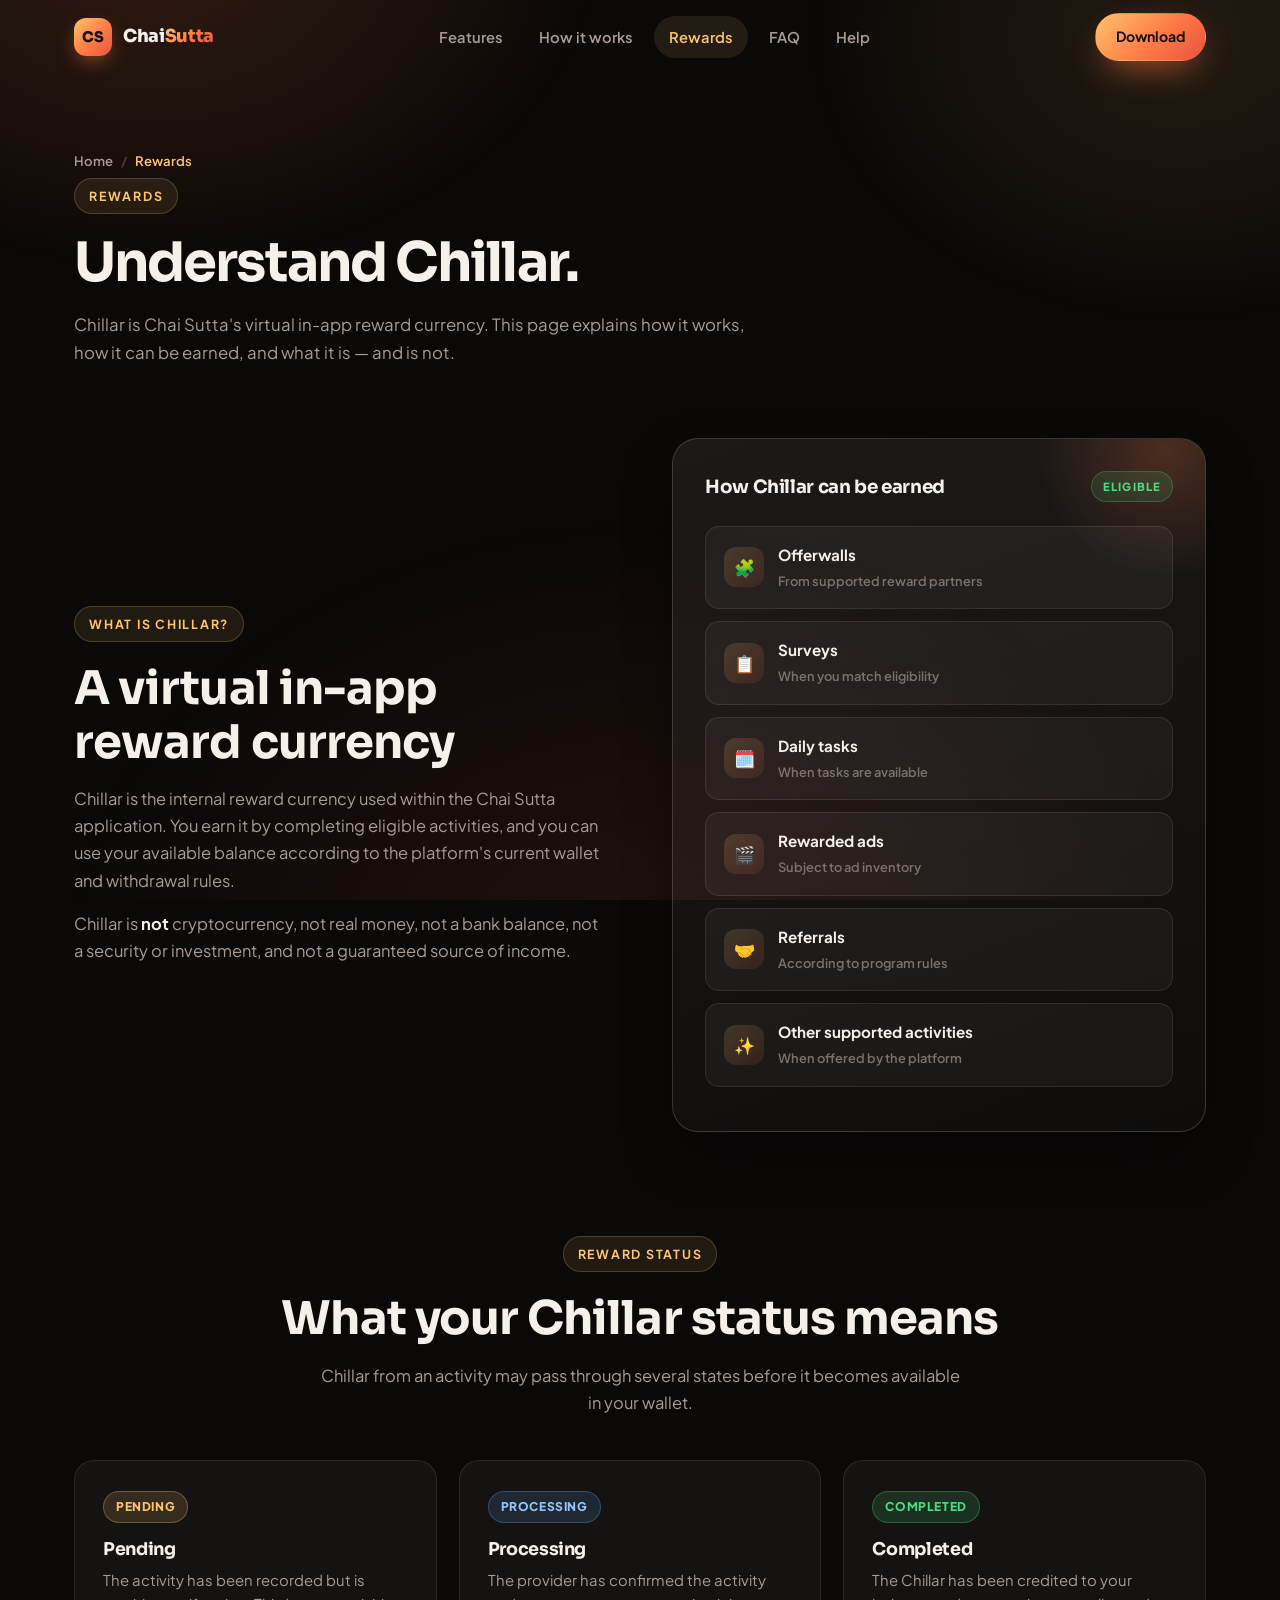
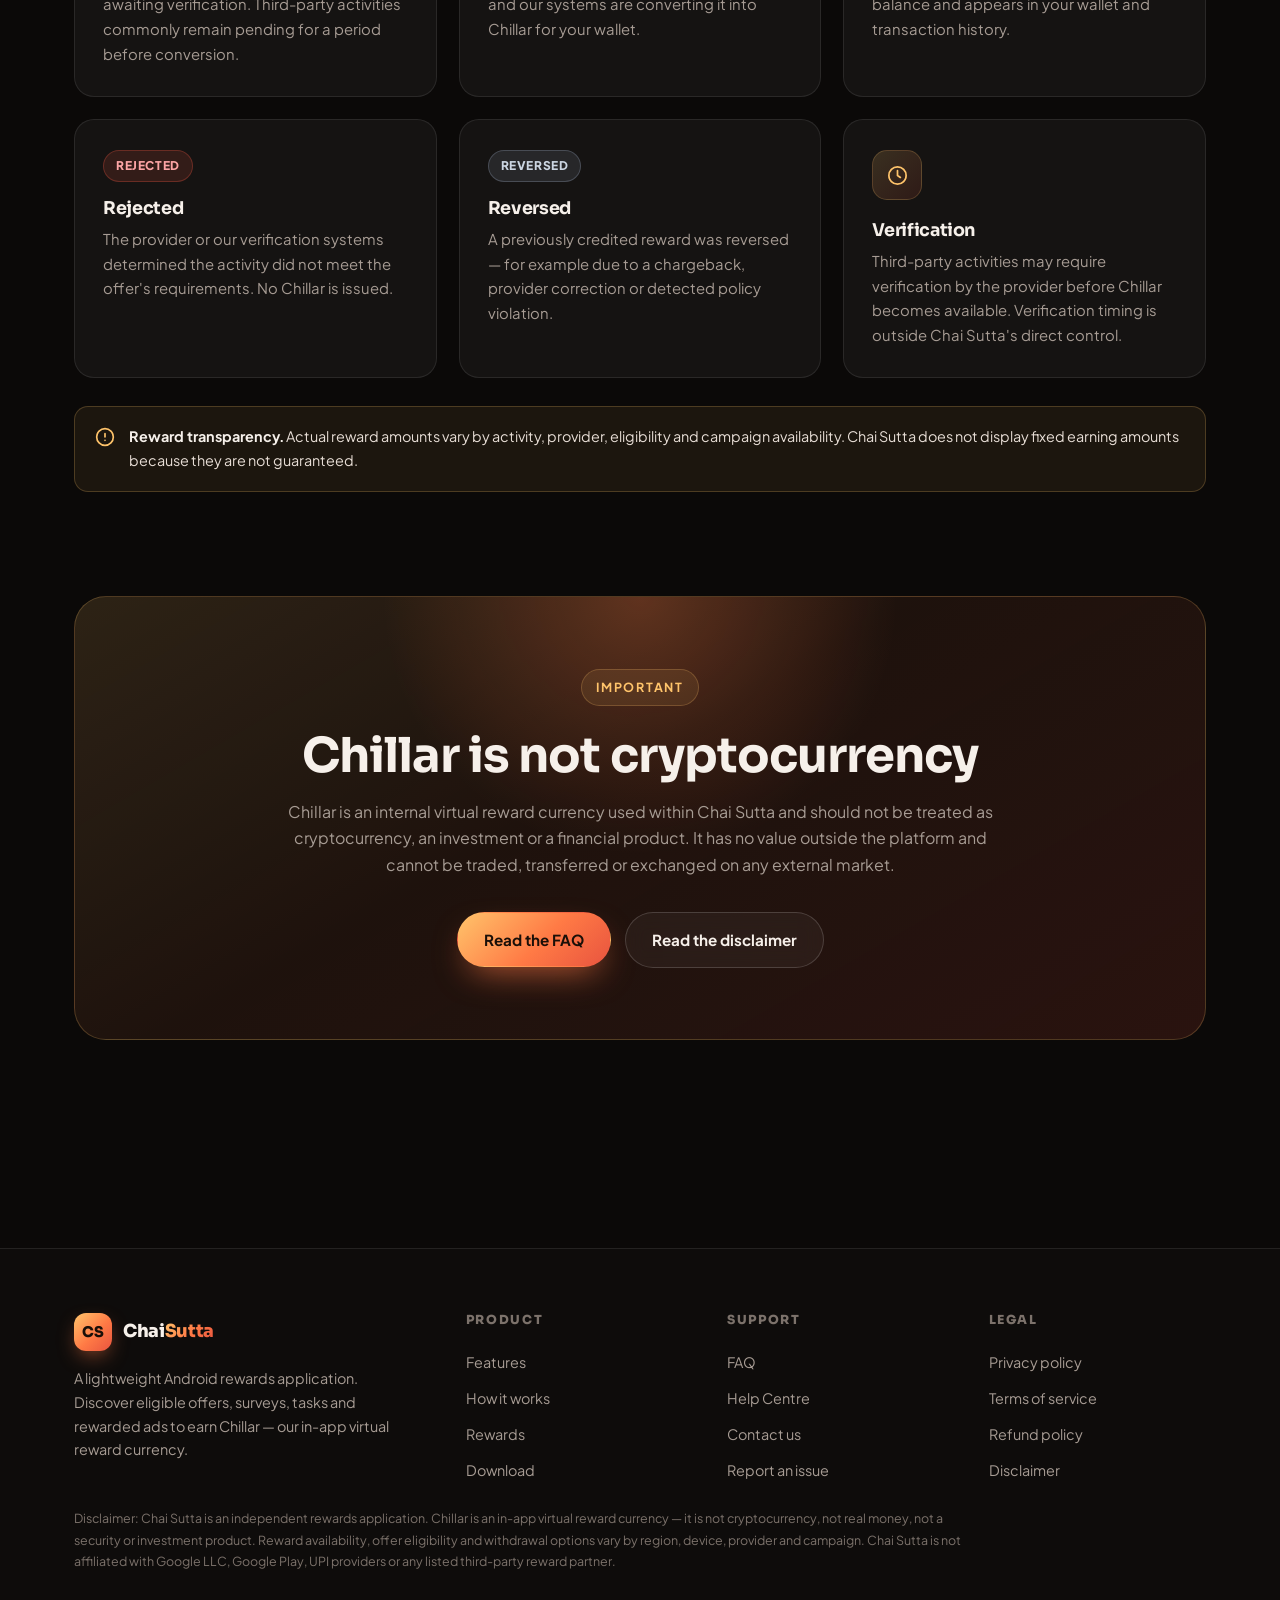
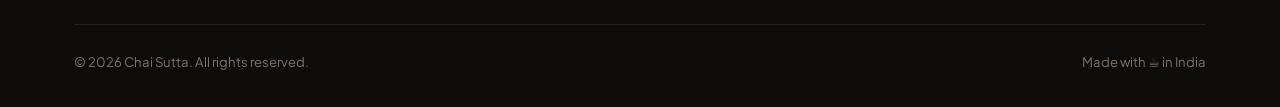
<file: rewards.html>
<!DOCTYPE html>
<html lang="en">
<head>
<meta charset="UTF-8" />
<meta name="viewport" content="width=device-width, initial-scale=1" />
<meta name="theme-color" content="#0B0908" />
<title>Chai Sutta Rewards &amp; Chillar Explained</title>
<meta name="description" content="Understand Chillar, Chai Sutta's in-app virtual reward currency — how it is earned, its possible statuses, and why it is not cryptocurrency or real money." />
<meta name="robots" content="index, follow" />
<link rel="canonical" href="https://chaisutta.app/rewards.html" />
<meta property="og:title" content="Chai Sutta Rewards &amp; Chillar Explained" />
<meta property="og:description" content="Chillar is Chai Sutta's virtual in-app reward currency. Learn how it works, its statuses, and what it is not." />
<meta property="og:type" content="website" />
<link rel="preconnect" href="https://fonts.googleapis.com" />
<link rel="preconnect" href="https://fonts.gstatic.com" crossorigin />
<link href="https://fonts.googleapis.com/css2?family=Plus+Jakarta+Sans:wght@400;500;600;700;800&family=Sora:wght@600;700;800&display=swap" rel="stylesheet" />
<link rel="stylesheet" href="style.css" />
</head>
<body>

<header class="nav" id="nav">
  <div class="container nav-inner">
    <a href="index.html" class="brand"><span class="brand-mark">CS</span><span>Chai<span class="grad-text">Sutta</span></span></a>
    <nav class="nav-links" id="navLinks">
      <a href="features.html">Features</a>
      <a href="how-it-works.html">How it works</a>
      <a href="rewards.html" class="active">Rewards</a>
      <a href="faq.html">FAQ</a>
      <a href="help.html">Help</a>
    </nav>
    <div class="nav-cta">
      <a href="download.html" class="btn btn-primary btn-sm">Download</a>
      <button class="burger" id="burger" aria-label="Toggle menu" aria-expanded="false"><span></span></button>
    </div>
  </div>
</header>

<main>
  <section class="page-hero">
    <div class="container">
      <nav class="breadcrumb reveal" aria-label="Breadcrumb">
        <a href="index.html">Home</a><span class="sep">/</span><span aria-current="page">Rewards</span>
      </nav>
      <span class="eyebrow reveal">Rewards</span>
      <h1 class="reveal">Understand Chillar.</h1>
      <p class="lead reveal">Chillar is Chai Sutta's virtual in-app reward currency. This page explains how it works, how it can be earned, and what it is — and is not.</p>
    </div>
  </section>

  <section class="section-pad" style="padding-top:16px">
    <div class="container">
      <div class="split">
        <div class="reveal">
          <span class="eyebrow">What is Chillar?</span>
          <h2 class="section-title">A virtual in-app reward currency</h2>
          <p class="section-sub">
            Chillar is the internal reward currency used within the Chai Sutta application. You earn it by
            completing eligible activities, and you can use your available balance according to the platform's
            current wallet and withdrawal rules.
          </p>
          <p class="section-sub" style="margin-top:16px">
            Chillar is <strong style="color:var(--text)">not</strong> cryptocurrency, not real money, not a bank
            balance, not a security or investment, and not a guaranteed source of income.
          </p>
        </div>
        <div class="panel reveal">
          <div class="panel-head">
            <h3>How Chillar can be earned</h3>
            <span class="badge-live">Eligible</span>
          </div>
          <div class="list-row"><span class="ic">🧩</span><span><b>Offerwalls</b><small>From supported reward partners</small></span></div>
          <div class="list-row"><span class="ic">📋</span><span><b>Surveys</b><small>When you match eligibility</small></span></div>
          <div class="list-row"><span class="ic">🗓️</span><span><b>Daily tasks</b><small>When tasks are available</small></span></div>
          <div class="list-row"><span class="ic">🎬</span><span><b>Rewarded ads</b><small>Subject to ad inventory</small></span></div>
          <div class="list-row"><span class="ic">🤝</span><span><b>Referrals</b><small>According to program rules</small></span></div>
          <div class="list-row"><span class="ic">✨</span><span><b>Other supported activities</b><small>When offered by the platform</small></span></div>
        </div>
      </div>
    </div>
  </section>

  <section class="section-pad" style="padding-top:0">
    <div class="container">
      <div class="center">
        <span class="eyebrow reveal">Reward status</span>
        <h2 class="section-title reveal">What your Chillar status means</h2>
        <p class="section-sub reveal">Chillar from an activity may pass through several states before it becomes available in your wallet.</p>
      </div>

      <div class="grid-3" style="margin-top:44px">
        <article class="card reveal">
          <span class="tag tag-pending">Pending</span>
          <h3 style="margin-top:16px">Pending</h3>
          <p>The activity has been recorded but is awaiting verification. Third-party activities commonly remain pending for a period before conversion.</p>
        </article>
        <article class="card reveal">
          <span class="tag tag-processing">Processing</span>
          <h3 style="margin-top:16px">Processing</h3>
          <p>The provider has confirmed the activity and our systems are converting it into Chillar for your wallet.</p>
        </article>
        <article class="card reveal">
          <span class="tag tag-completed">Completed</span>
          <h3 style="margin-top:16px">Completed</h3>
          <p>The Chillar has been credited to your balance and appears in your wallet and transaction history.</p>
        </article>
        <article class="card reveal">
          <span class="tag tag-rejected">Rejected</span>
          <h3 style="margin-top:16px">Rejected</h3>
          <p>The provider or our verification systems determined the activity did not meet the offer's requirements. No Chillar is issued.</p>
        </article>
        <article class="card reveal">
          <span class="tag tag-reversed">Reversed</span>
          <h3 style="margin-top:16px">Reversed</h3>
          <p>A previously credited reward was reversed — for example due to a chargeback, provider correction or detected policy violation.</p>
        </article>
        <article class="card reveal">
          <div class="card-icon"><svg viewBox="0 0 24 24" fill="none" stroke="currentColor" stroke-width="1.8" stroke-linecap="round" stroke-linejoin="round"><circle cx="12" cy="12" r="9"/><path d="M12 7v5l3 2"/></svg></div>
          <h3>Verification</h3>
          <p>Third-party activities may require verification by the provider before Chillar becomes available. Verification timing is outside Chai Sutta's direct control.</p>
        </article>
      </div>

      <div class="note reveal" role="note">
        <svg viewBox="0 0 24 24" fill="none" stroke="currentColor" stroke-width="2" stroke-linecap="round" stroke-linejoin="round"><circle cx="12" cy="12" r="10"/><path d="M12 8v4M12 16h.01"/></svg>
        <div><strong>Reward transparency.</strong> Actual reward amounts vary by activity, provider, eligibility and campaign availability. Chai Sutta does not display fixed earning amounts because they are not guaranteed.</div>
      </div>
    </div>
  </section>

  <section class="section-pad" style="padding-top:0">
    <div class="container">
      <div class="cta-box reveal">
        <span class="eyebrow">Important</span>
        <h2 style="margin-top:22px">Chillar is not cryptocurrency</h2>
        <p style="max-width:720px">
          Chillar is an internal virtual reward currency used within Chai Sutta and should not be treated as
          cryptocurrency, an investment or a financial product. It has no value outside the platform and cannot
          be traded, transferred or exchanged on any external market.
        </p>
        <div class="cta-actions">
          <a href="faq.html" class="btn btn-primary">Read the FAQ</a>
          <a href="disclaimer.html" class="btn btn-ghost">Read the disclaimer</a>
        </div>
      </div>
    </div>
  </section>
</main>

<footer>
  <div class="container">
    <div class="foot-grid">
      <div class="foot-brand">
        <a href="index.html" class="brand"><span class="brand-mark">CS</span><span>Chai<span class="grad-text">Sutta</span></span></a>
        <p>A lightweight Android rewards application. Discover eligible offers, surveys, tasks and rewarded ads to earn Chillar — our in-app virtual reward currency.</p>
      </div>
      <div class="foot-col"><h4>Product</h4>
        <a href="features.html">Features</a><a href="how-it-works.html">How it works</a><a href="rewards.html">Rewards</a><a href="download.html">Download</a></div>
      <div class="foot-col"><h4>Support</h4>
        <a href="faq.html">FAQ</a><a href="help.html">Help Centre</a><a href="contact.html">Contact us</a><a href="report-issue.html">Report an issue</a></div>
      <div class="foot-col"><h4>Legal</h4>
        <a href="privacy.html">Privacy policy</a><a href="terms.html">Terms of service</a><a href="refund.html">Refund policy</a><a href="disclaimer.html">Disclaimer</a></div>
    </div>
    <p class="disclaimer">Disclaimer: Chai Sutta is an independent rewards application. Chillar is an in-app virtual reward currency — it is not cryptocurrency, not real money, not a security or investment product. Reward availability, offer eligibility and withdrawal options vary by region, device, provider and campaign. Chai Sutta is not affiliated with Google LLC, Google Play, UPI providers or any listed third-party reward partner.</p>
    <div class="foot-bottom"><span>© <span id="year">2025</span> Chai Sutta. All rights reserved.</span><span>Made with ☕ in India</span></div>
  </div>
</footer>

<script src="script.js" defer></script>
</body>
</html>
</file>
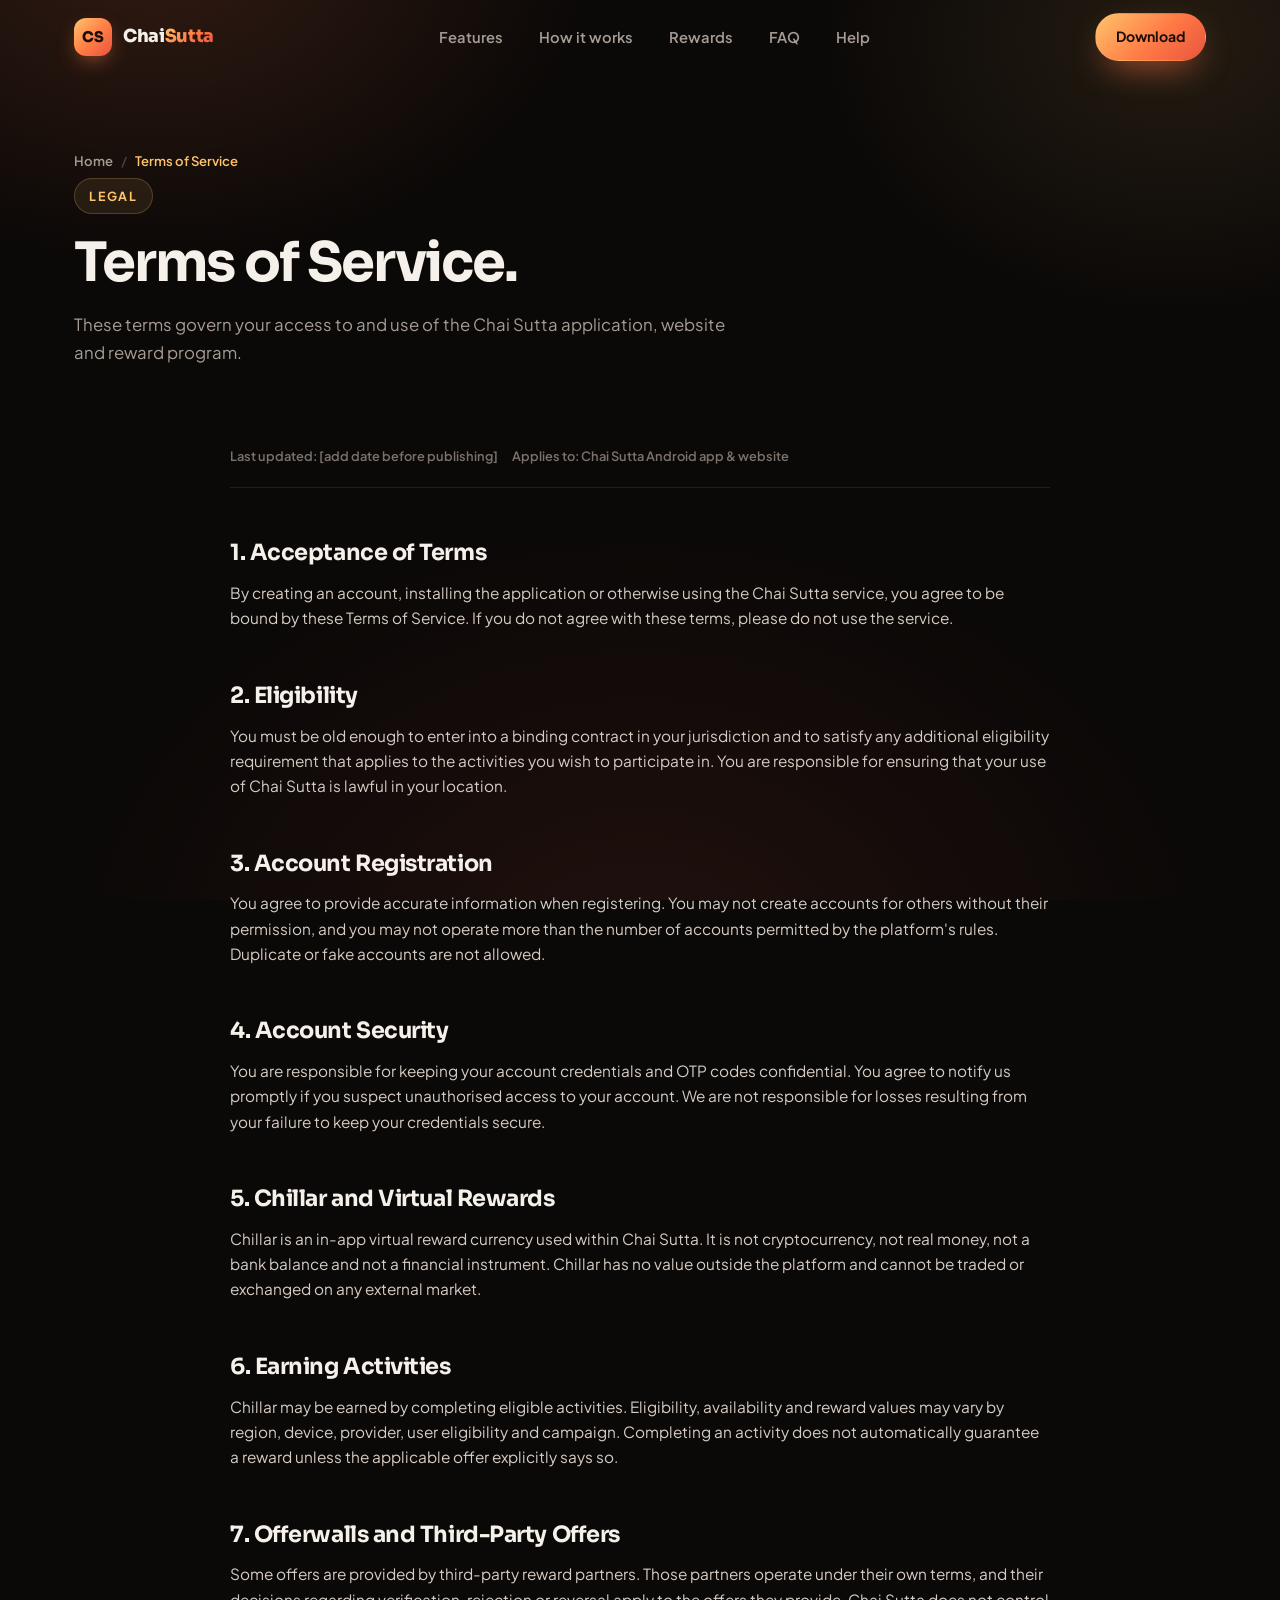
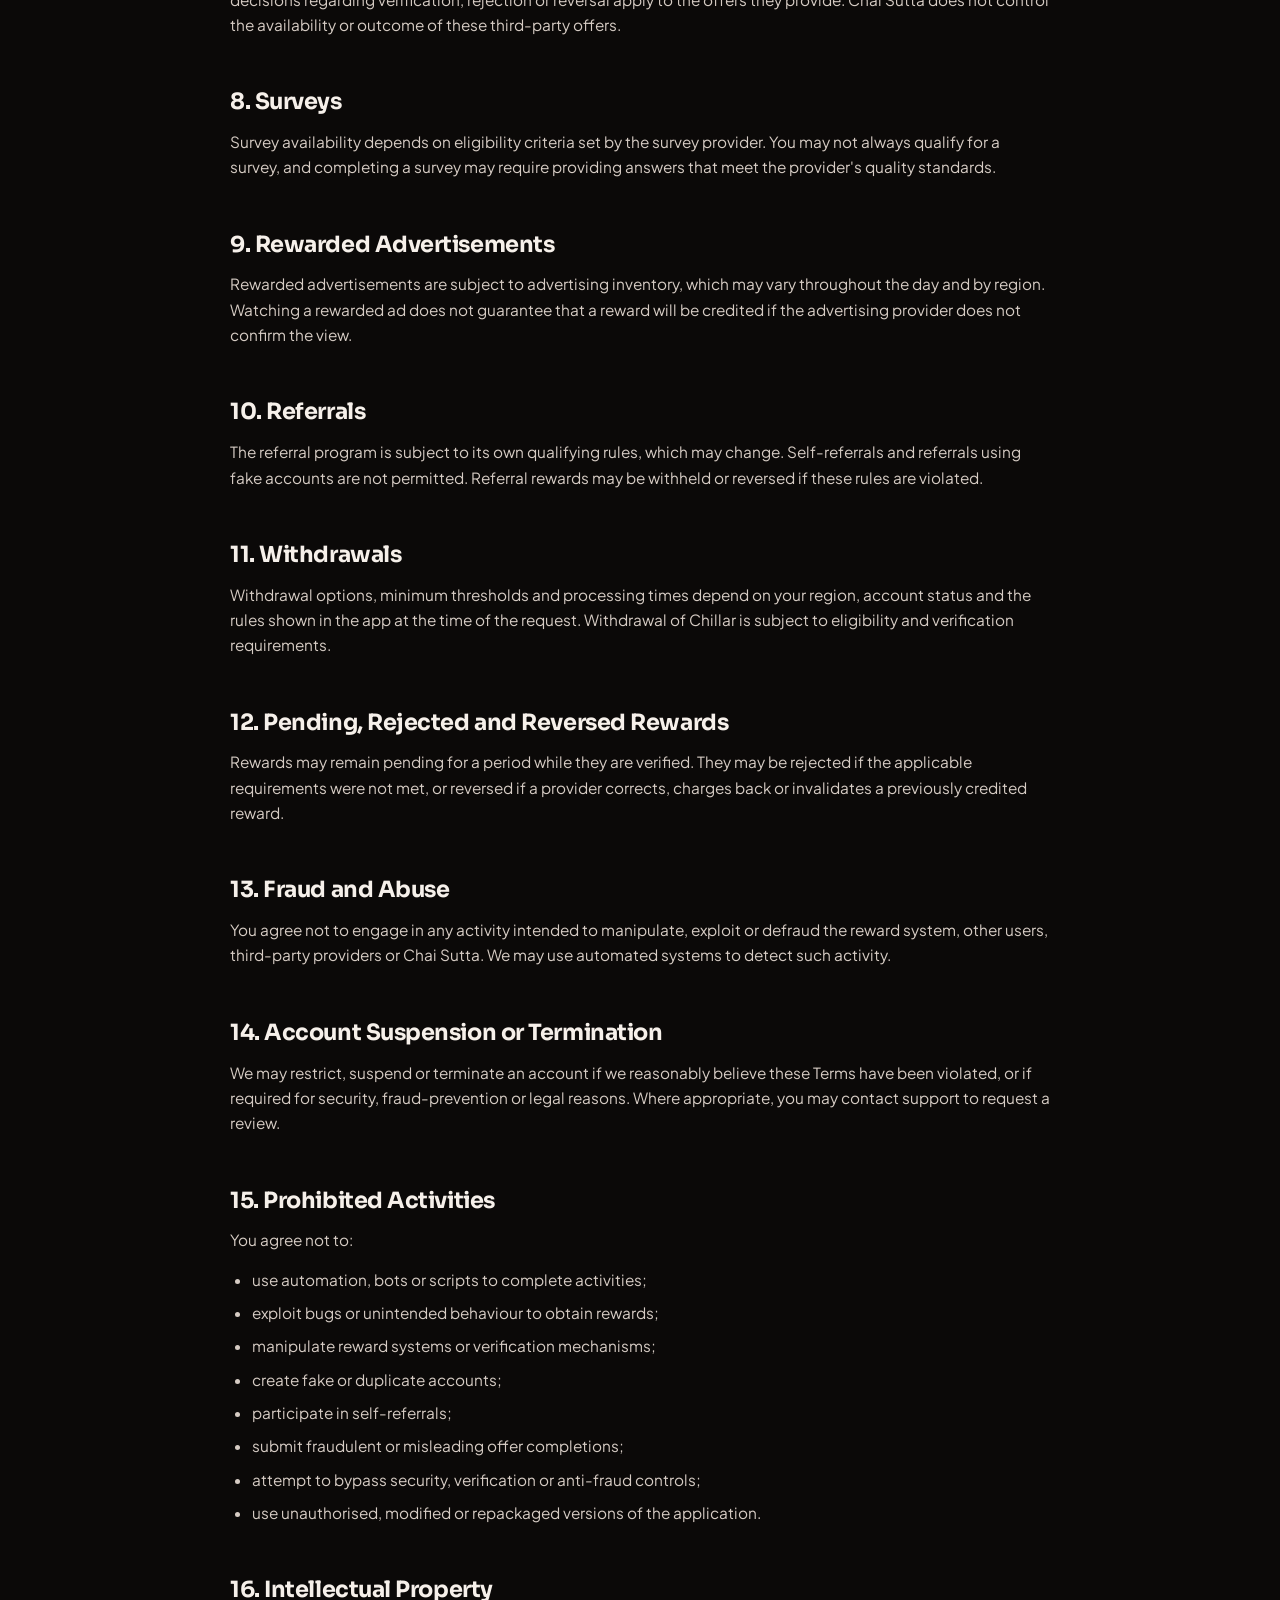
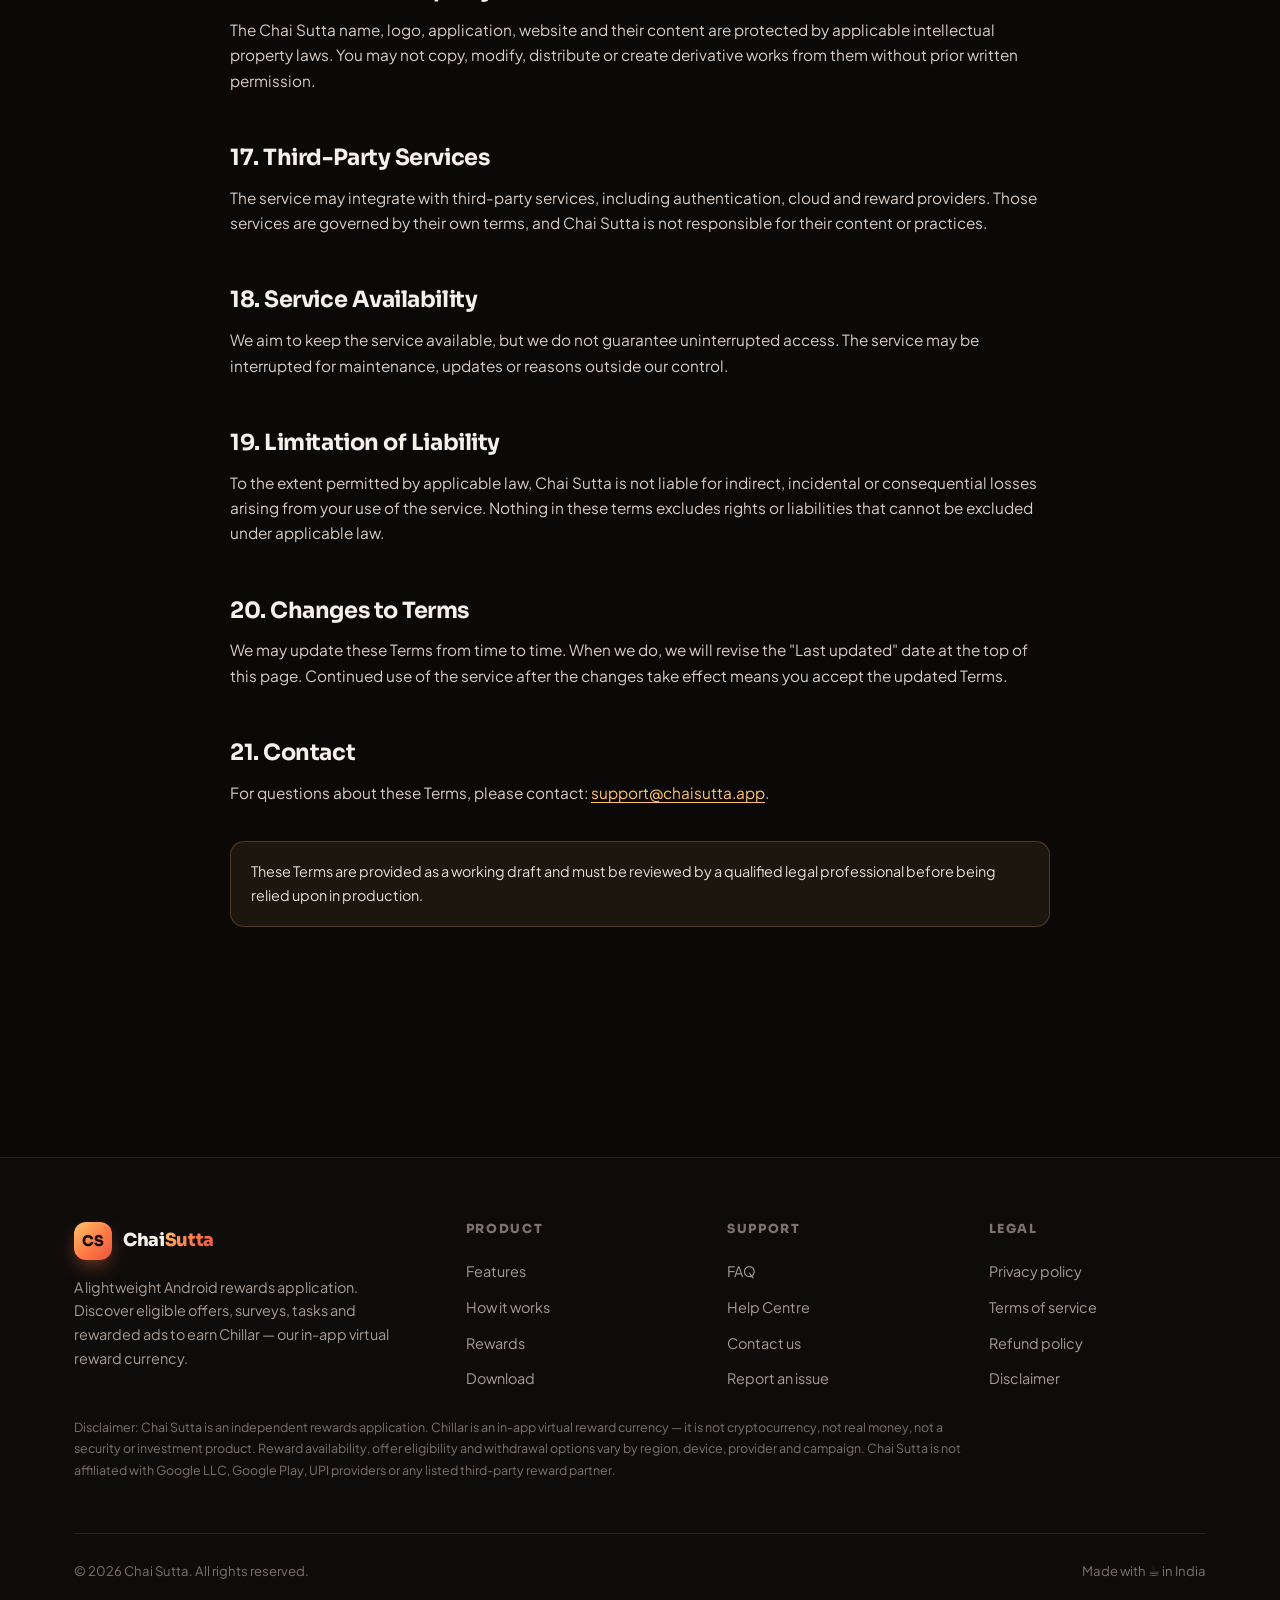
<file: terms.html>
<!DOCTYPE html>
<html lang="en">
<head>
<meta charset="UTF-8" />
<meta name="viewport" content="width=device-width, initial-scale=1" />
<meta name="theme-color" content="#0B0908" />
<title>Chai Sutta Terms of Service</title>
<meta name="description" content="The Terms of Service that govern your use of the Chai Sutta Android application, website and reward program." />
<meta name="robots" content="index, follow" />
<link rel="canonical" href="https://chaisutta.app/terms.html" />
<meta property="og:title" content="Chai Sutta Terms of Service" />
<meta property="og:description" content="Rules and conditions for using the Chai Sutta Android rewards application and website." />
<meta property="og:type" content="article" />
<link rel="preconnect" href="https://fonts.googleapis.com" />
<link rel="preconnect" href="https://fonts.gstatic.com" crossorigin />
<link href="https://fonts.googleapis.com/css2?family=Plus+Jakarta+Sans:wght@400;500;600;700;800&family=Sora:wght@600;700;800&display=swap" rel="stylesheet" />
<link rel="stylesheet" href="style.css" />
</head>
<body>

<!-- TERMS MUST BE REVIEWED BY A QUALIFIED LEGAL PROFESSIONAL BEFORE PRODUCTION. -->

<header class="nav" id="nav">
  <div class="container nav-inner">
    <a href="index.html" class="brand"><span class="brand-mark">CS</span><span>Chai<span class="grad-text">Sutta</span></span></a>
    <nav class="nav-links" id="navLinks">
      <a href="features.html">Features</a>
      <a href="how-it-works.html">How it works</a>
      <a href="rewards.html">Rewards</a>
      <a href="faq.html">FAQ</a>
      <a href="help.html">Help</a>
    </nav>
    <div class="nav-cta">
      <a href="download.html" class="btn btn-primary btn-sm">Download</a>
      <button class="burger" id="burger" aria-label="Toggle menu" aria-expanded="false"><span></span></button>
    </div>
  </div>
</header>

<main>
  <section class="page-hero">
    <div class="container">
      <nav class="breadcrumb reveal" aria-label="Breadcrumb">
        <a href="index.html">Home</a><span class="sep">/</span><span aria-current="page">Terms of Service</span>
      </nav>
      <span class="eyebrow reveal">Legal</span>
      <h1 class="reveal">Terms of Service.</h1>
      <p class="lead reveal">These terms govern your access to and use of the Chai Sutta application, website and reward program.</p>
    </div>
  </section>

  <section class="section-pad" style="padding-top:16px">
    <div class="container">
      <article class="prose reveal">

        <div class="prose-meta">
          <span>Last updated: [add date before publishing]</span>
          <span>Applies to: Chai Sutta Android app &amp; website</span>
        </div>

        <h2>1. Acceptance of Terms</h2>
        <p>
          By creating an account, installing the application or otherwise using the Chai Sutta service,
          you agree to be bound by these Terms of Service. If you do not agree with these terms, please
          do not use the service.
        </p>

        <h2>2. Eligibility</h2>
        <p>
          You must be old enough to enter into a binding contract in your jurisdiction and to satisfy
          any additional eligibility requirement that applies to the activities you wish to participate
          in. You are responsible for ensuring that your use of Chai Sutta is lawful in your location.
        </p>

        <h2>3. Account Registration</h2>
        <p>
          You agree to provide accurate information when registering. You may not create accounts for
          others without their permission, and you may not operate more than the number of accounts
          permitted by the platform's rules. Duplicate or fake accounts are not allowed.
        </p>

        <h2>4. Account Security</h2>
        <p>
          You are responsible for keeping your account credentials and OTP codes confidential. You agree
          to notify us promptly if you suspect unauthorised access to your account. We are not
          responsible for losses resulting from your failure to keep your credentials secure.
        </p>

        <h2>5. Chillar and Virtual Rewards</h2>
        <p>
          Chillar is an in-app virtual reward currency used within Chai Sutta. It is not cryptocurrency,
          not real money, not a bank balance and not a financial instrument. Chillar has no value outside
          the platform and cannot be traded or exchanged on any external market.
        </p>

        <h2>6. Earning Activities</h2>
        <p>
          Chillar may be earned by completing eligible activities. Eligibility, availability and reward
          values may vary by region, device, provider, user eligibility and campaign. Completing an
          activity does not automatically guarantee a reward unless the applicable offer explicitly says so.
        </p>

        <h2>7. Offerwalls and Third-Party Offers</h2>
        <p>
          Some offers are provided by third-party reward partners. Those partners operate under their
          own terms, and their decisions regarding verification, rejection or reversal apply to the
          offers they provide. Chai Sutta does not control the availability or outcome of these
          third-party offers.
        </p>

        <h2>8. Surveys</h2>
        <p>
          Survey availability depends on eligibility criteria set by the survey provider. You may not
          always qualify for a survey, and completing a survey may require providing answers that meet
          the provider's quality standards.
        </p>

        <h2>9. Rewarded Advertisements</h2>
        <p>
          Rewarded advertisements are subject to advertising inventory, which may vary throughout the
          day and by region. Watching a rewarded ad does not guarantee that a reward will be credited
          if the advertising provider does not confirm the view.
        </p>

        <h2>10. Referrals</h2>
        <p>
          The referral program is subject to its own qualifying rules, which may change. Self-referrals
          and referrals using fake accounts are not permitted. Referral rewards may be withheld or
          reversed if these rules are violated.
        </p>

        <h2>11. Withdrawals</h2>
        <p>
          Withdrawal options, minimum thresholds and processing times depend on your region, account
          status and the rules shown in the app at the time of the request. Withdrawal of Chillar is
          subject to eligibility and verification requirements.
        </p>

        <h2>12. Pending, Rejected and Reversed Rewards</h2>
        <p>
          Rewards may remain pending for a period while they are verified. They may be rejected if the
          applicable requirements were not met, or reversed if a provider corrects, charges back or
          invalidates a previously credited reward.
        </p>

        <h2>13. Fraud and Abuse</h2>
        <p>
          You agree not to engage in any activity intended to manipulate, exploit or defraud the reward
          system, other users, third-party providers or Chai Sutta. We may use automated systems to
          detect such activity.
        </p>

        <h2>14. Account Suspension or Termination</h2>
        <p>
          We may restrict, suspend or terminate an account if we reasonably believe these Terms have
          been violated, or if required for security, fraud-prevention or legal reasons. Where
          appropriate, you may contact support to request a review.
        </p>

        <h2>15. Prohibited Activities</h2>
        <p>You agree not to:</p>
        <ul>
          <li>use automation, bots or scripts to complete activities;</li>
          <li>exploit bugs or unintended behaviour to obtain rewards;</li>
          <li>manipulate reward systems or verification mechanisms;</li>
          <li>create fake or duplicate accounts;</li>
          <li>participate in self-referrals;</li>
          <li>submit fraudulent or misleading offer completions;</li>
          <li>attempt to bypass security, verification or anti-fraud controls;</li>
          <li>use unauthorised, modified or repackaged versions of the application.</li>
        </ul>

        <h2>16. Intellectual Property</h2>
        <p>
          The Chai Sutta name, logo, application, website and their content are protected by applicable
          intellectual property laws. You may not copy, modify, distribute or create derivative works
          from them without prior written permission.
        </p>

        <h2>17. Third-Party Services</h2>
        <p>
          The service may integrate with third-party services, including authentication, cloud and
          reward providers. Those services are governed by their own terms, and Chai Sutta is not
          responsible for their content or practices.
        </p>

        <h2>18. Service Availability</h2>
        <p>
          We aim to keep the service available, but we do not guarantee uninterrupted access. The
          service may be interrupted for maintenance, updates or reasons outside our control.
        </p>

        <h2>19. Limitation of Liability</h2>
        <p>
          To the extent permitted by applicable law, Chai Sutta is not liable for indirect, incidental
          or consequential losses arising from your use of the service. Nothing in these terms excludes
          rights or liabilities that cannot be excluded under applicable law.
        </p>

        <h2>20. Changes to Terms</h2>
        <p>
          We may update these Terms from time to time. When we do, we will revise the "Last updated"
          date at the top of this page. Continued use of the service after the changes take effect
          means you accept the updated Terms.
        </p>

        <h2>21. Contact</h2>
        <p>
          For questions about these Terms, please contact:
          <a href="mailto:support@chaisutta.app">support@chaisutta.app</a>.
        </p>

        <div class="callout" style="margin-top:36px">
          These Terms are provided as a working draft and must be reviewed by a qualified legal
          professional before being relied upon in production.
        </div>

      </article>
    </div>
  </section>
</main>

<footer>
  <div class="container">
    <div class="foot-grid">
      <div class="foot-brand">
        <a href="index.html" class="brand"><span class="brand-mark">CS</span><span>Chai<span class="grad-text">Sutta</span></span></a>
        <p>A lightweight Android rewards application. Discover eligible offers, surveys, tasks and rewarded ads to earn Chillar — our in-app virtual reward currency.</p>
      </div>
      <div class="foot-col"><h4>Product</h4>
        <a href="features.html">Features</a><a href="how-it-works.html">How it works</a><a href="rewards.html">Rewards</a><a href="download.html">Download</a></div>
      <div class="foot-col"><h4>Support</h4>
        <a href="faq.html">FAQ</a><a href="help.html">Help Centre</a><a href="contact.html">Contact us</a><a href="report-issue.html">Report an issue</a></div>
      <div class="foot-col"><h4>Legal</h4>
        <a href="privacy.html">Privacy policy</a><a href="terms.html">Terms of service</a><a href="refund.html">Refund policy</a><a href="disclaimer.html">Disclaimer</a></div>
    </div>
    <p class="disclaimer">Disclaimer: Chai Sutta is an independent rewards application. Chillar is an in-app virtual reward currency — it is not cryptocurrency, not real money, not a security or investment product. Reward availability, offer eligibility and withdrawal options vary by region, device, provider and campaign. Chai Sutta is not affiliated with Google LLC, Google Play, UPI providers or any listed third-party reward partner.</p>
    <div class="foot-bottom"><span>© <span id="year">2025</span> Chai Sutta. All rights reserved.</span><span>Made with ☕ in India</span></div>
  </div>
</footer>

<script src="script.js" defer></script>
</body>
</html>
</file>
<file: style.css>
/* =========================================================
   CHAI SUTTA — SHARED DESIGN SYSTEM
   Used by every page. Do not redefine brand tokens per page.
   ========================================================= */

/* ---------- RESET / BASE ---------- */
*,*::before,*::after{box-sizing:border-box;margin:0;padding:0}
:root{
  --bg:#0B0908;
  --bg-soft:#120E0C;
  --surface:rgba(255,255,255,.045);
  --surface-2:rgba(255,255,255,.07);
  --border:rgba(255,255,255,.09);
  --border-strong:rgba(255,255,255,.16);
  --text:#F6F0EA;
  --muted:#A79C94;
  --muted-2:#7C726B;
  --amber:#FFC46B;
  --orange:#FF7A45;
  --red:#E8543F;
  --green:#4ADE80;
  --grad:linear-gradient(135deg,#FFC46B 0%,#FF7A45 55%,#E8543F 100%);
  --grad-soft:linear-gradient(135deg,rgba(255,196,107,.16),rgba(232,84,63,.12));
  --radius:20px;
  --radius-sm:14px;
  --maxw:1180px;
  --shadow:0 24px 60px -20px rgba(0,0,0,.75);
}
html{scroll-behavior:smooth;scroll-padding-top:96px;-webkit-text-size-adjust:100%}
body{
  background:var(--bg);color:var(--text);
  font-family:'Plus Jakarta Sans',system-ui,-apple-system,'Segoe UI',Roboto,sans-serif;
  line-height:1.65;font-size:16px;overflow-x:hidden;-webkit-font-smoothing:antialiased;
}
body::before{
  content:"";position:fixed;inset:0;pointer-events:none;z-index:0;
  background:
    radial-gradient(720px 520px at 12% -6%, rgba(255,122,69,.16), transparent 62%),
    radial-gradient(620px 480px at 92% 4%, rgba(255,196,107,.10), transparent 60%),
    radial-gradient(900px 700px at 50% 108%, rgba(232,84,63,.10), transparent 65%);
}
img,svg{display:block;max-width:100%}
a{color:inherit;text-decoration:none}
button{font:inherit;color:inherit;background:none;border:none;cursor:pointer}
h1,h2,h3,h4{font-family:'Sora','Plus Jakarta Sans',sans-serif;line-height:1.15;letter-spacing:-.02em;font-weight:700}
::selection{background:rgba(255,122,69,.35);color:#fff}
:focus-visible{outline:2px solid var(--amber);outline-offset:3px;border-radius:6px}

/* ---------- LAYOUT ---------- */
.container{width:100%;max-width:var(--maxw);margin-inline:auto;padding-inline:24px;position:relative;z-index:1}
section{position:relative;z-index:1}
.section-pad{padding:104px 0}
.eyebrow{
  display:inline-flex;align-items:center;gap:8px;font-size:12.5px;font-weight:700;
  letter-spacing:.14em;text-transform:uppercase;color:var(--amber);
  background:rgba(255,196,107,.09);border:1px solid rgba(255,196,107,.22);
  padding:7px 14px;border-radius:100px;
}
.eyebrow .pulse{width:6px;height:6px;border-radius:50%;background:var(--green);
  box-shadow:0 0 0 0 rgba(74,222,128,.6);animation:pulse 2s infinite}
@keyframes pulse{70%{box-shadow:0 0 0 8px rgba(74,222,128,0)}100%{box-shadow:0 0 0 0 rgba(74,222,128,0)}}
.section-title{font-size:clamp(1.85rem,4vw,2.9rem);margin:20px 0 16px}
.section-sub{color:var(--muted);max-width:640px;font-size:1.03rem}
.center{text-align:center}
.center .section-sub{margin-inline:auto}
.grad-text{background:var(--grad);-webkit-background-clip:text;background-clip:text;color:transparent}

/* ---------- BUTTONS ---------- */
.btn{
  display:inline-flex;align-items:center;justify-content:center;gap:10px;
  padding:14px 26px;border-radius:100px;font-weight:700;font-size:.95rem;
  transition:transform .25s cubic-bezier(.2,.8,.3,1),box-shadow .25s,background .25s,border-color .25s;
  white-space:nowrap;border:1px solid transparent;
}
.btn svg{width:18px;height:18px;flex:none}
.btn-primary{background:var(--grad);color:#1A0F08;box-shadow:0 14px 34px -12px rgba(255,122,69,.75)}
.btn-primary:hover{transform:translateY(-3px);box-shadow:0 22px 44px -14px rgba(255,122,69,.9)}
.btn-ghost{background:var(--surface);border-color:var(--border-strong);color:var(--text);backdrop-filter:blur(10px)}
.btn-ghost:hover{background:var(--surface-2);transform:translateY(-3px);border-color:rgba(255,255,255,.28)}
.btn-sm{padding:11px 20px;font-size:.88rem}

/* ---------- NAV ---------- */
.nav{position:fixed;inset:0 0 auto 0;z-index:200;transition:background .3s,border-color .3s,backdrop-filter .3s;border-bottom:1px solid transparent}
.nav.scrolled{background:rgba(11,9,8,.78);backdrop-filter:blur(16px);-webkit-backdrop-filter:blur(16px);border-bottom-color:var(--border)}
.nav-inner{display:flex;align-items:center;justify-content:space-between;gap:24px;height:74px}
.brand{display:flex;align-items:center;gap:11px;font-family:'Sora',sans-serif;font-weight:800;font-size:1.12rem;letter-spacing:-.02em}
.brand-mark{width:38px;height:38px;border-radius:12px;background:var(--grad);display:grid;place-items:center;color:#1A0F08;font-weight:800;font-size:.92rem;box-shadow:0 8px 22px -8px rgba(255,122,69,.85);flex:none}
.nav-links{display:flex;align-items:center;gap:6px}
.nav-links a{padding:9px 15px;border-radius:100px;font-size:.92rem;font-weight:600;color:var(--muted);transition:color .2s,background .2s}
.nav-links a:hover{color:var(--text);background:var(--surface)}
.nav-links a.active{color:var(--amber);background:rgba(255,196,107,.10)}
.nav-cta{display:flex;align-items:center;gap:10px}
.burger{display:none;width:42px;height:42px;border-radius:12px;border:1px solid var(--border);background:var(--surface);place-items:center}
.burger span{display:block;width:18px;height:2px;background:var(--text);border-radius:2px;position:relative;transition:.3s}
.burger span::before,.burger span::after{content:"";position:absolute;left:0;width:18px;height:2px;background:var(--text);border-radius:2px;transition:.3s}
.burger span::before{top:-6px}.burger span::after{top:6px}
.nav.open .burger span{background:transparent}
.nav.open .burger span::before{top:0;transform:rotate(45deg)}
.nav.open .burger span::after{top:0;transform:rotate(-45deg)}

/* ---------- PAGE HERO (inner pages) ---------- */
.page-hero{padding:150px 0 56px;position:relative;overflow:hidden}
.page-hero h1{font-size:clamp(2.1rem,4.6vw,3.4rem);margin:18px 0 16px;letter-spacing:-.035em;max-width:900px}
.page-hero p.lead{color:var(--muted);font-size:1.05rem;max-width:680px}
.breadcrumb{display:flex;flex-wrap:wrap;align-items:center;gap:8px;font-size:.82rem;color:var(--muted-2);font-weight:600;margin-bottom:6px}
.breadcrumb a{color:var(--muted);transition:color .2s}
.breadcrumb a:hover{color:var(--amber)}
.breadcrumb span.sep{opacity:.5}
.breadcrumb [aria-current="page"]{color:var(--amber)}

/* ---------- CARDS / GRID ---------- */
.grid-2{display:grid;grid-template-columns:repeat(2,1fr);gap:22px;margin-top:56px}
.grid-3{display:grid;grid-template-columns:repeat(3,1fr);gap:22px;margin-top:56px}
.grid-4{display:grid;grid-template-columns:repeat(4,1fr);gap:20px;margin-top:56px}
.card{
  background:var(--surface);border:1px solid var(--border);border-radius:var(--radius);
  padding:30px 28px;position:relative;overflow:hidden;
  transition:transform .35s cubic-bezier(.2,.8,.3,1),border-color .35s,background .35s;
}
.card::before{content:"";position:absolute;inset:0;opacity:0;transition:opacity .35s;
  background:radial-gradient(420px 220px at 50% -20%,rgba(255,122,69,.16),transparent 70%)}
.card:hover{transform:translateY(-7px);border-color:var(--border-strong);background:var(--surface-2)}
.card:hover::before{opacity:1}
.card > *{position:relative;z-index:1}
.card-icon{width:50px;height:50px;border-radius:15px;display:grid;place-items:center;margin-bottom:20px;background:var(--grad-soft);border:1px solid rgba(255,196,107,.2);color:var(--amber)}
.card-icon svg{width:23px;height:23px}
.card h3{font-size:1.1rem;margin-bottom:9px}
.card p{color:var(--muted);font-size:.93rem}
.card .meta{display:inline-flex;align-items:center;gap:6px;font-size:.72rem;font-weight:700;letter-spacing:.08em;text-transform:uppercase;color:var(--muted-2);margin-top:16px}

/* ---------- STEPS / TIMELINE ---------- */
.steps{display:grid;grid-template-columns:repeat(4,1fr);gap:20px;margin-top:60px;position:relative}
.step{background:var(--surface);border:1px solid var(--border);border-radius:var(--radius);padding:28px 24px;position:relative;transition:transform .35s,border-color .35s,background .35s}
.step:hover{transform:translateY(-7px);border-color:var(--border-strong);background:var(--surface-2)}
.step-num{font-family:'Sora',sans-serif;font-size:2.6rem;font-weight:800;line-height:1;background:var(--grad);-webkit-background-clip:text;background-clip:text;color:transparent;opacity:.95}
.step h3{font-size:1.02rem;margin:16px 0 8px}
.step p{color:var(--muted);font-size:.89rem}

.timeline{position:relative;margin-top:64px;padding-left:0}
.timeline::before{content:"";position:absolute;left:36px;top:12px;bottom:12px;width:2px;background:linear-gradient(180deg,rgba(255,196,107,.45),rgba(255,122,69,.35),rgba(232,84,63,.2));border-radius:2px}
.tl-item{position:relative;padding-left:92px;padding-bottom:48px}
.tl-item:last-child{padding-bottom:0}
.tl-num{position:absolute;left:0;top:0;width:72px;height:72px;border-radius:20px;display:grid;place-items:center;font-family:'Sora',sans-serif;font-weight:800;font-size:1.3rem;background:linear-gradient(160deg,#1C1512,#120E0C);border:1px solid rgba(255,196,107,.28);color:var(--amber);box-shadow:0 12px 28px -14px rgba(255,122,69,.6)}
.tl-body{background:var(--surface);border:1px solid var(--border);border-radius:var(--radius);padding:26px 28px;transition:transform .35s,border-color .35s,background .35s}
.tl-item:hover .tl-body{transform:translateX(6px);border-color:var(--border-strong);background:var(--surface-2)}
.tl-body h3{font-size:1.08rem;margin-bottom:8px}
.tl-body p{color:var(--muted);font-size:.93rem}

/* ---------- NOTE / CALLOUT ---------- */
.note{display:flex;gap:14px;align-items:flex-start;padding:18px 20px;border-radius:var(--radius-sm);background:rgba(255,196,107,.07);border:1px solid rgba(255,196,107,.22);font-size:.9rem;color:#E8DED6;margin-top:28px}
.note svg{width:20px;height:20px;flex:none;color:var(--amber);margin-top:2px}
.note.warn{background:rgba(232,84,63,.08);border-color:rgba(232,84,63,.28)}
.note.warn svg{color:var(--red)}
.note strong{color:var(--text)}

/* ---------- PROSE (legal pages) ---------- */
.prose{max-width:820px;margin-inline:auto;padding-top:8px}
.prose h2{font-size:1.4rem;margin:44px 0 14px;padding-top:8px}
.prose h2:first-child{margin-top:0}
.prose h3{font-size:1.08rem;margin:28px 0 10px;color:var(--text)}
.prose p{color:#D6CCC4;font-size:.96rem;margin-bottom:14px}
.prose ul,.prose ol{color:#D6CCC4;font-size:.96rem;margin:10px 0 18px;padding-left:22px}
.prose li{margin-bottom:8px}
.prose a{color:var(--amber);text-decoration:underline;text-underline-offset:3px}
.prose strong{color:var(--text)}
.prose .prose-meta{display:flex;flex-wrap:wrap;gap:14px;font-size:.8rem;color:var(--muted-2);font-weight:600;margin-bottom:34px;padding-bottom:20px;border-bottom:1px solid var(--border)}
.prose .callout{padding:18px 20px;border-radius:var(--radius-sm);background:rgba(255,196,107,.07);border:1px solid rgba(255,196,107,.22);font-size:.9rem;margin:22px 0;color:#E8DED6}

/* ---------- FAQ / ACCORDION ---------- */
.faq{max-width:820px;margin:40px auto 0;display:grid;gap:12px}
.faq-item{background:var(--surface);border:1px solid var(--border);border-radius:var(--radius-sm);overflow:hidden;transition:border-color .3s,background .3s}
.faq-item.open{border-color:rgba(255,196,107,.32);background:var(--surface-2)}
.faq-q{width:100%;display:flex;align-items:center;justify-content:space-between;gap:18px;text-align:left;padding:20px 22px;font-weight:700;font-size:.98rem}
.faq-q .plus{width:26px;height:26px;flex:none;border-radius:50%;border:1px solid var(--border-strong);display:grid;place-items:center;position:relative;transition:.3s}
.faq-q .plus::before,.faq-q .plus::after{content:"";position:absolute;background:var(--amber);border-radius:2px;transition:.3s}
.faq-q .plus::before{width:11px;height:2px}
.faq-q .plus::after{width:2px;height:11px}
.faq-item.open .plus{background:rgba(255,196,107,.14);border-color:rgba(255,196,107,.4);transform:rotate(180deg)}
.faq-item.open .plus::after{transform:scaleY(0)}
.faq-a{display:grid;grid-template-rows:0fr;transition:grid-template-rows .38s cubic-bezier(.2,.8,.3,1)}
.faq-item.open .faq-a{grid-template-rows:1fr}
.faq-a-inner{overflow:hidden}
.faq-a p{color:var(--muted);font-size:.92rem;padding:0 22px 22px}

/* ---------- SEARCH ---------- */
.search-wrap{max-width:620px;margin:32px auto 0;position:relative}
.search-wrap svg{position:absolute;left:18px;top:50%;transform:translateY(-50%);width:18px;height:18px;color:var(--muted-2);pointer-events:none}
.search-input{
  width:100%;padding:16px 18px 16px 48px;border-radius:100px;
  background:var(--surface);border:1px solid var(--border-strong);color:var(--text);
  font-size:.95rem;font-family:inherit;transition:border-color .25s,background .25s;
}
.search-input::placeholder{color:var(--muted-2)}
.search-input:focus{outline:none;border-color:rgba(255,196,107,.5);background:var(--surface-2)}
.no-results{text-align:center;color:var(--muted-2);font-size:.92rem;padding:32px 0;display:none}
.no-results.show{display:block}

/* ---------- FORMS ---------- */
.form{display:grid;gap:18px;margin-top:8px}
.form-row{display:grid;grid-template-columns:1fr 1fr;gap:18px}
.form-group{display:flex;flex-direction:column;gap:8px}
.form-group label{font-size:.82rem;font-weight:700;letter-spacing:.05em;text-transform:uppercase;color:var(--muted)}
.form-group .req{color:var(--amber)}
.form-group input,.form-group select,.form-group textarea{
  width:100%;padding:14px 16px;border-radius:14px;background:var(--surface);
  border:1px solid var(--border-strong);color:var(--text);font:inherit;font-size:.95rem;
  transition:border-color .25s,background .25s;
}
.form-group textarea{min-height:140px;resize:vertical}
.form-group select{appearance:none;background-image:url("data:image/svg+xml,%3Csvg xmlns='http://www.w3.org/2000/svg' width='14' height='14' viewBox='0 0 24 24' fill='none' stroke='%23A79C94' stroke-width='2.4' stroke-linecap='round' stroke-linejoin='round'%3E%3Cpath d='M6 9l6 6 6-6'/%3E%3C/svg%3E");background-repeat:no-repeat;background-position:right 16px center;padding-right:44px}
.form-group input::placeholder,.form-group textarea::placeholder{color:var(--muted-2)}
.form-group input:focus,.form-group select:focus,.form-group textarea:focus{outline:none;border-color:rgba(255,196,107,.5);background:var(--surface-2)}
.form-help{font-size:.78rem;color:var(--muted-2)}
.form-actions{display:flex;flex-wrap:wrap;gap:12px;margin-top:6px;align-items:center}

/* ---------- SPLIT / PANEL ---------- */
.split{display:grid;grid-template-columns:1fr 1fr;gap:64px;align-items:center}
.panel{
  background:linear-gradient(160deg,rgba(255,255,255,.07),rgba(255,255,255,.02));
  border:1px solid var(--border-strong);border-radius:26px;padding:32px;box-shadow:var(--shadow);
  position:relative;overflow:hidden;
}
.panel::after{content:"";position:absolute;width:260px;height:260px;border-radius:50%;background:radial-gradient(circle,rgba(255,122,69,.22),transparent 70%);top:-120px;right:-90px}
.panel > *{position:relative;z-index:1}
.panel-head{display:flex;align-items:center;justify-content:space-between;margin-bottom:24px}
.panel-head h3{font-size:1.15rem}
.badge-live{font-size:.7rem;font-weight:800;letter-spacing:.1em;text-transform:uppercase;color:var(--green);background:rgba(74,222,128,.12);border:1px solid rgba(74,222,128,.25);padding:5px 11px;border-radius:100px}
.list-row{display:flex;align-items:center;gap:14px;padding:15px 18px;border-radius:var(--radius-sm);background:var(--surface);border:1px solid var(--border);transition:.3s;margin-bottom:12px}
.list-row:hover{background:var(--surface-2);transform:translateX(5px);border-color:var(--border-strong)}
.list-row .ic{width:40px;height:40px;border-radius:12px;display:grid;place-items:center;background:var(--grad-soft);color:var(--amber);flex:none;font-size:17px}
.list-row b{display:block;font-size:.95rem}
.list-row small{color:var(--muted-2);font-size:.8rem;font-weight:600}
.list-row .val{margin-left:auto;font-family:'Sora',sans-serif;font-weight:700;color:var(--amber);font-size:.95rem;white-space:nowrap}

/* ---------- STATUS TAGS ---------- */
.tag{display:inline-flex;align-items:center;gap:6px;padding:5px 12px;border-radius:100px;font-size:.75rem;font-weight:800;letter-spacing:.05em;text-transform:uppercase}
.tag-pending{background:rgba(255,196,107,.14);color:var(--amber);border:1px solid rgba(255,196,107,.3)}
.tag-processing{background:rgba(96,165,250,.14);color:#93C5FD;border:1px solid rgba(96,165,250,.3)}
.tag-completed{background:rgba(74,222,128,.14);color:var(--green);border:1px solid rgba(74,222,128,.3)}
.tag-rejected{background:rgba(232,84,63,.14);color:#FCA5A5;border:1px solid rgba(232,84,63,.3)}
.tag-reversed{background:rgba(148,163,184,.14);color:#CBD5E1;border:1px solid rgba(148,163,184,.3)}

/* ---------- CONTACT CARDS ---------- */
.contact-grid{display:grid;grid-template-columns:repeat(2,1fr);gap:20px;margin-top:48px}
.contact-card{display:flex;gap:16px;align-items:flex-start;padding:26px;border-radius:var(--radius);background:var(--surface);border:1px solid var(--border);transition:.35s}
.contact-card:hover{transform:translateY(-5px);border-color:var(--border-strong);background:var(--surface-2)}
.contact-card .ic{width:46px;height:46px;border-radius:14px;display:grid;place-items:center;background:var(--grad-soft);color:var(--amber);flex:none}
.contact-card h3{font-size:1rem;margin-bottom:6px}
.contact-card p{color:var(--muted);font-size:.9rem;margin-bottom:10px}
.contact-card a.mail{color:var(--amber);font-weight:700;font-size:.9rem;text-decoration:underline;text-underline-offset:3px}

/* ---------- HELP CATEGORIES ---------- */
.help-grid{display:grid;grid-template-columns:repeat(3,1fr);gap:20px;margin-top:52px}
.help-card{background:var(--surface);border:1px solid var(--border);border-radius:var(--radius);padding:26px;transition:.35s}
.help-card:hover{transform:translateY(-6px);border-color:var(--border-strong);background:var(--surface-2)}
.help-card .ic{width:46px;height:46px;border-radius:14px;display:grid;place-items:center;background:var(--grad-soft);color:var(--amber);margin-bottom:18px}
.help-card h3{font-size:1rem;margin-bottom:8px}
.help-card p{color:var(--muted);font-size:.88rem;margin-bottom:16px}
.help-card .article-list{display:grid;gap:6px}
.help-card .article-link{display:flex;align-items:center;justify-content:space-between;gap:10px;padding:9px 0;border-top:1px solid var(--border);font-size:.86rem;color:#D6CCC4;transition:.2s}
.help-card .article-link:hover{color:var(--amber)}
.help-card .article-link svg{width:14px;height:14px;opacity:.6}

/* ---------- CTA ---------- */
.cta-box{
  border-radius:32px;padding:clamp(38px,6vw,72px) clamp(26px,5vw,64px);text-align:center;position:relative;overflow:hidden;
  background:linear-gradient(150deg,rgba(255,196,107,.14),rgba(255,122,69,.08) 45%,rgba(232,84,63,.14));
  border:1px solid rgba(255,196,107,.22);
}
.cta-box::before{content:"";position:absolute;width:520px;height:520px;border-radius:50%;background:radial-gradient(circle,rgba(255,122,69,.28),transparent 70%);top:-260px;left:50%;transform:translateX(-50%)}
.cta-box > *{position:relative;z-index:1}
.cta-box h2{font-size:clamp(1.9rem,4.4vw,3rem);margin-bottom:16px}
.cta-box p{color:var(--muted);max-width:560px;margin:0 auto 34px}
.cta-actions{display:flex;justify-content:center;flex-wrap:wrap;gap:14px}
.cta-meta{margin-top:26px;display:flex;justify-content:center;flex-wrap:wrap;gap:10px 26px;font-size:.83rem;color:var(--muted-2);font-weight:600}

/* ---------- FOOTER ---------- */
footer{border-top:1px solid var(--border);margin-top:104px;padding:64px 0 34px;background:rgba(255,255,255,.012)}
.foot-grid{display:grid;grid-template-columns:1.6fr 1fr 1fr 1fr;gap:44px}
.foot-brand p{color:var(--muted);font-size:.9rem;margin-top:16px;max-width:320px}
.foot-col h4{font-size:.78rem;text-transform:uppercase;letter-spacing:.13em;color:var(--muted-2);font-weight:800;margin-bottom:18px}
.foot-col a{display:block;color:var(--muted);font-size:.9rem;padding:6px 0;transition:color .2s,transform .2s}
.foot-col a:hover{color:var(--amber);transform:translateX(3px)}
.foot-bottom{margin-top:52px;padding-top:26px;border-top:1px solid var(--border);display:flex;justify-content:space-between;gap:20px;flex-wrap:wrap;color:var(--muted-2);font-size:.82rem}
.disclaimer{margin-top:20px;font-size:.78rem;color:var(--muted-2);line-height:1.7;max-width:900px}

/* ---------- REVEAL ---------- */
.reveal{opacity:0;transform:translateY(26px);transition:opacity .7s cubic-bezier(.2,.8,.3,1),transform .7s cubic-bezier(.2,.8,.3,1)}
.reveal.in{opacity:1;transform:none}

/* ---------- RESPONSIVE ---------- */
@media (max-width:1040px){
  .split{grid-template-columns:1fr;gap:44px}
  .grid-3,.grid-4{grid-template-columns:repeat(2,1fr)}
  .steps{grid-template-columns:repeat(2,1fr)}
  .help-grid{grid-template-columns:repeat(2,1fr)}
  .contact-grid{grid-template-columns:1fr}
  .foot-grid{grid-template-columns:1fr 1fr;gap:36px}
}
@media (max-width:760px){
  .section-pad{padding:76px 0}
  .page-hero{padding:118px 0 44px}
  .nav-links{
    position:absolute;top:74px;left:16px;right:16px;flex-direction:column;align-items:stretch;gap:4px;
    background:rgba(15,11,10,.97);backdrop-filter:blur(18px);border:1px solid var(--border);
    border-radius:18px;padding:12px;box-shadow:var(--shadow);
    opacity:0;visibility:hidden;transform:translateY(-10px);transition:.28s;
  }
  .nav.open .nav-links{opacity:1;visibility:visible;transform:none}
  .nav-links a{padding:13px 16px;font-size:.95rem}
  .burger{display:grid}
  .nav-cta .btn{display:none}
  .grid-2,.grid-3,.grid-4,.steps,.help-grid{grid-template-columns:1fr}
  .form-row{grid-template-columns:1fr}
  .timeline::before{left:24px}
  .tl-item{padding-left:68px}
  .tl-num{width:52px;height:52px;font-size:1rem;border-radius:16px}
  .foot-grid{grid-template-columns:1fr;gap:32px}
  .panel{padding:24px}
}
@media (prefers-reduced-motion:reduce){
  *{animation:none!important;transition:none!important;scroll-behavior:auto!important}
  .reveal{opacity:1;transform:none}
}
</file>
